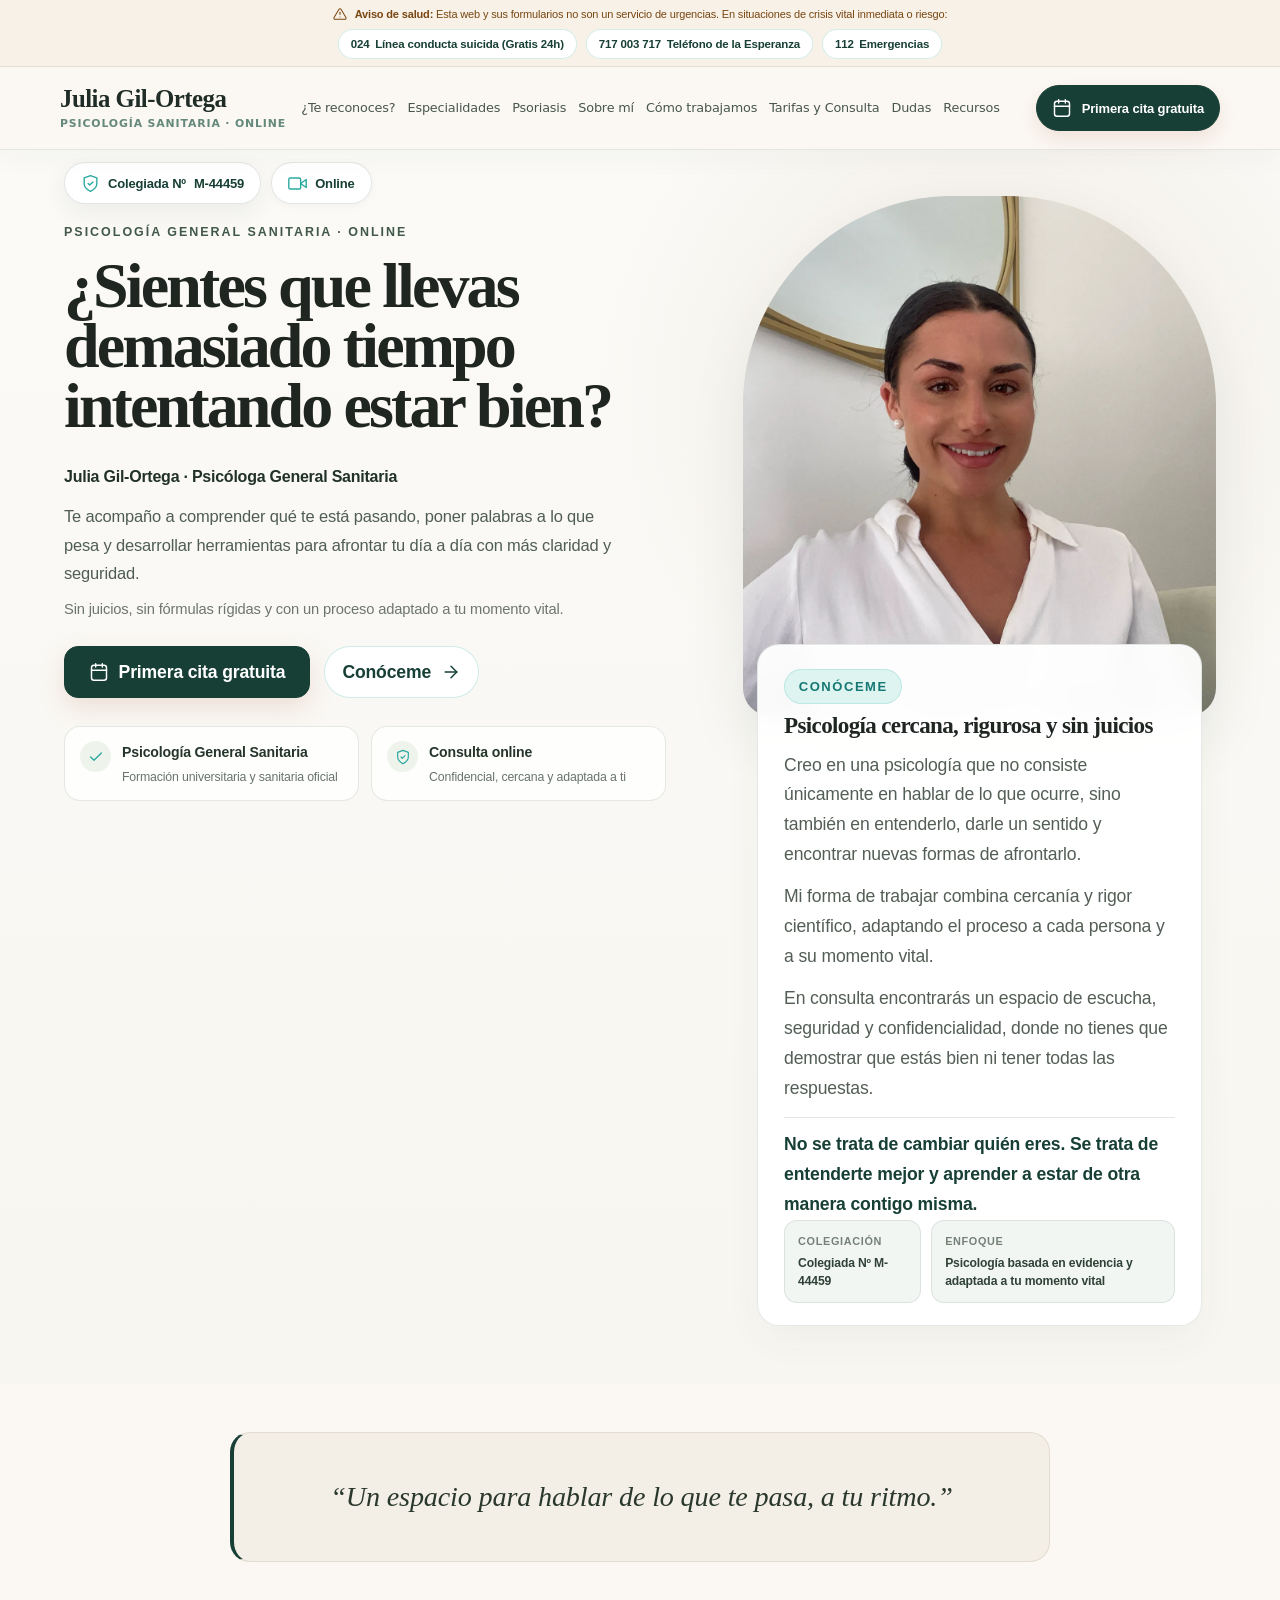
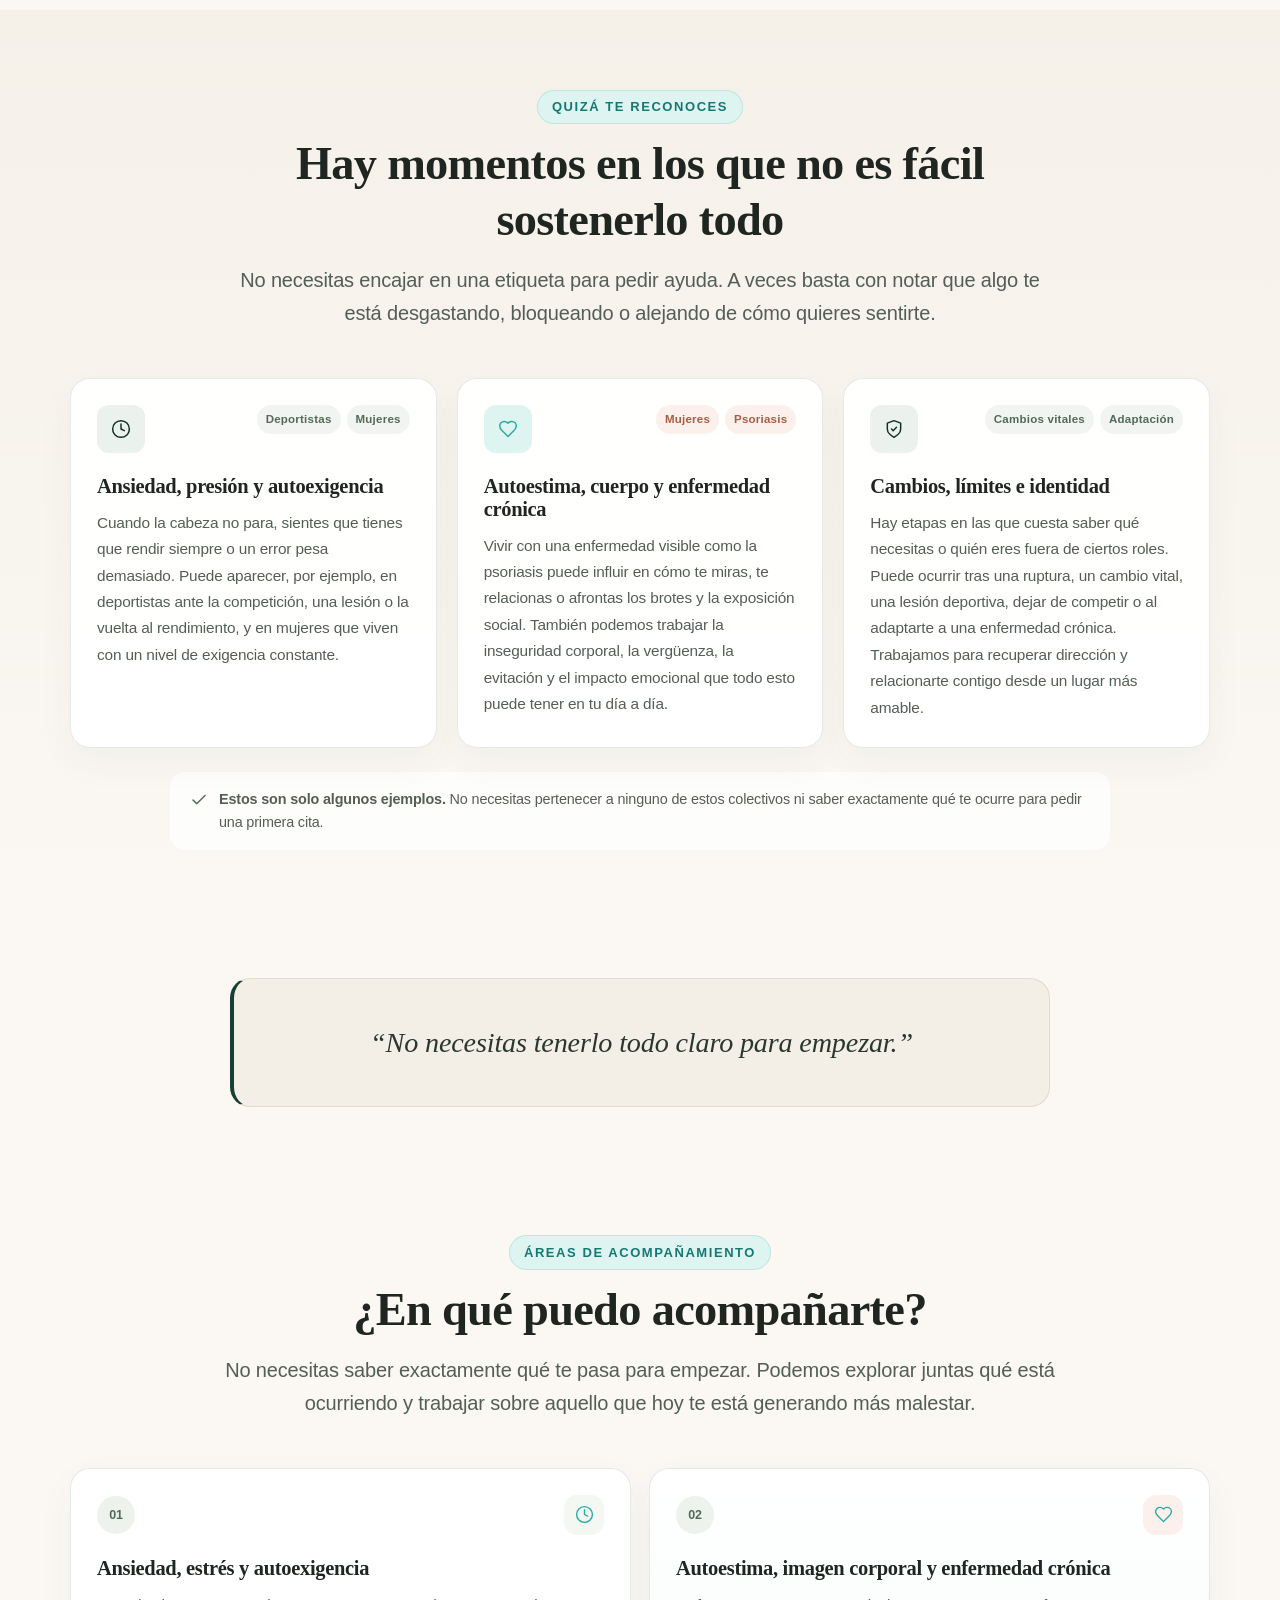
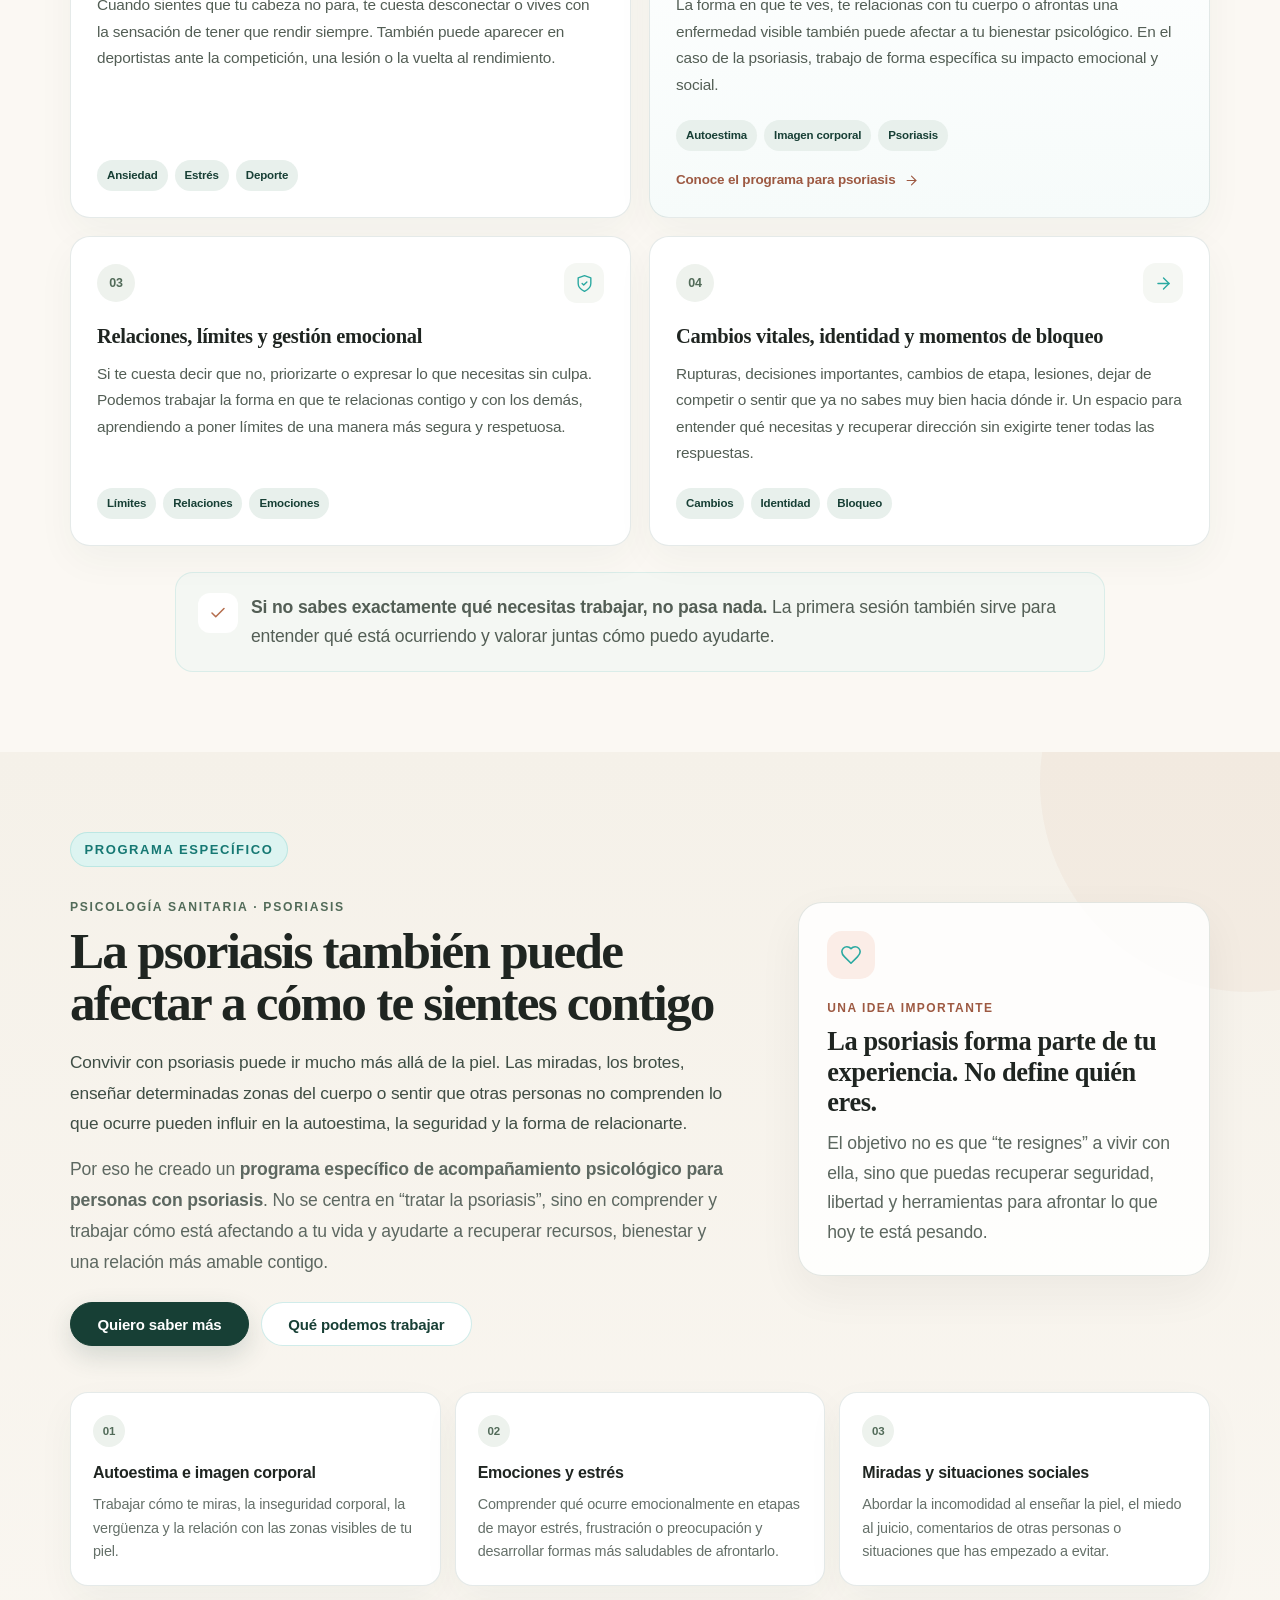
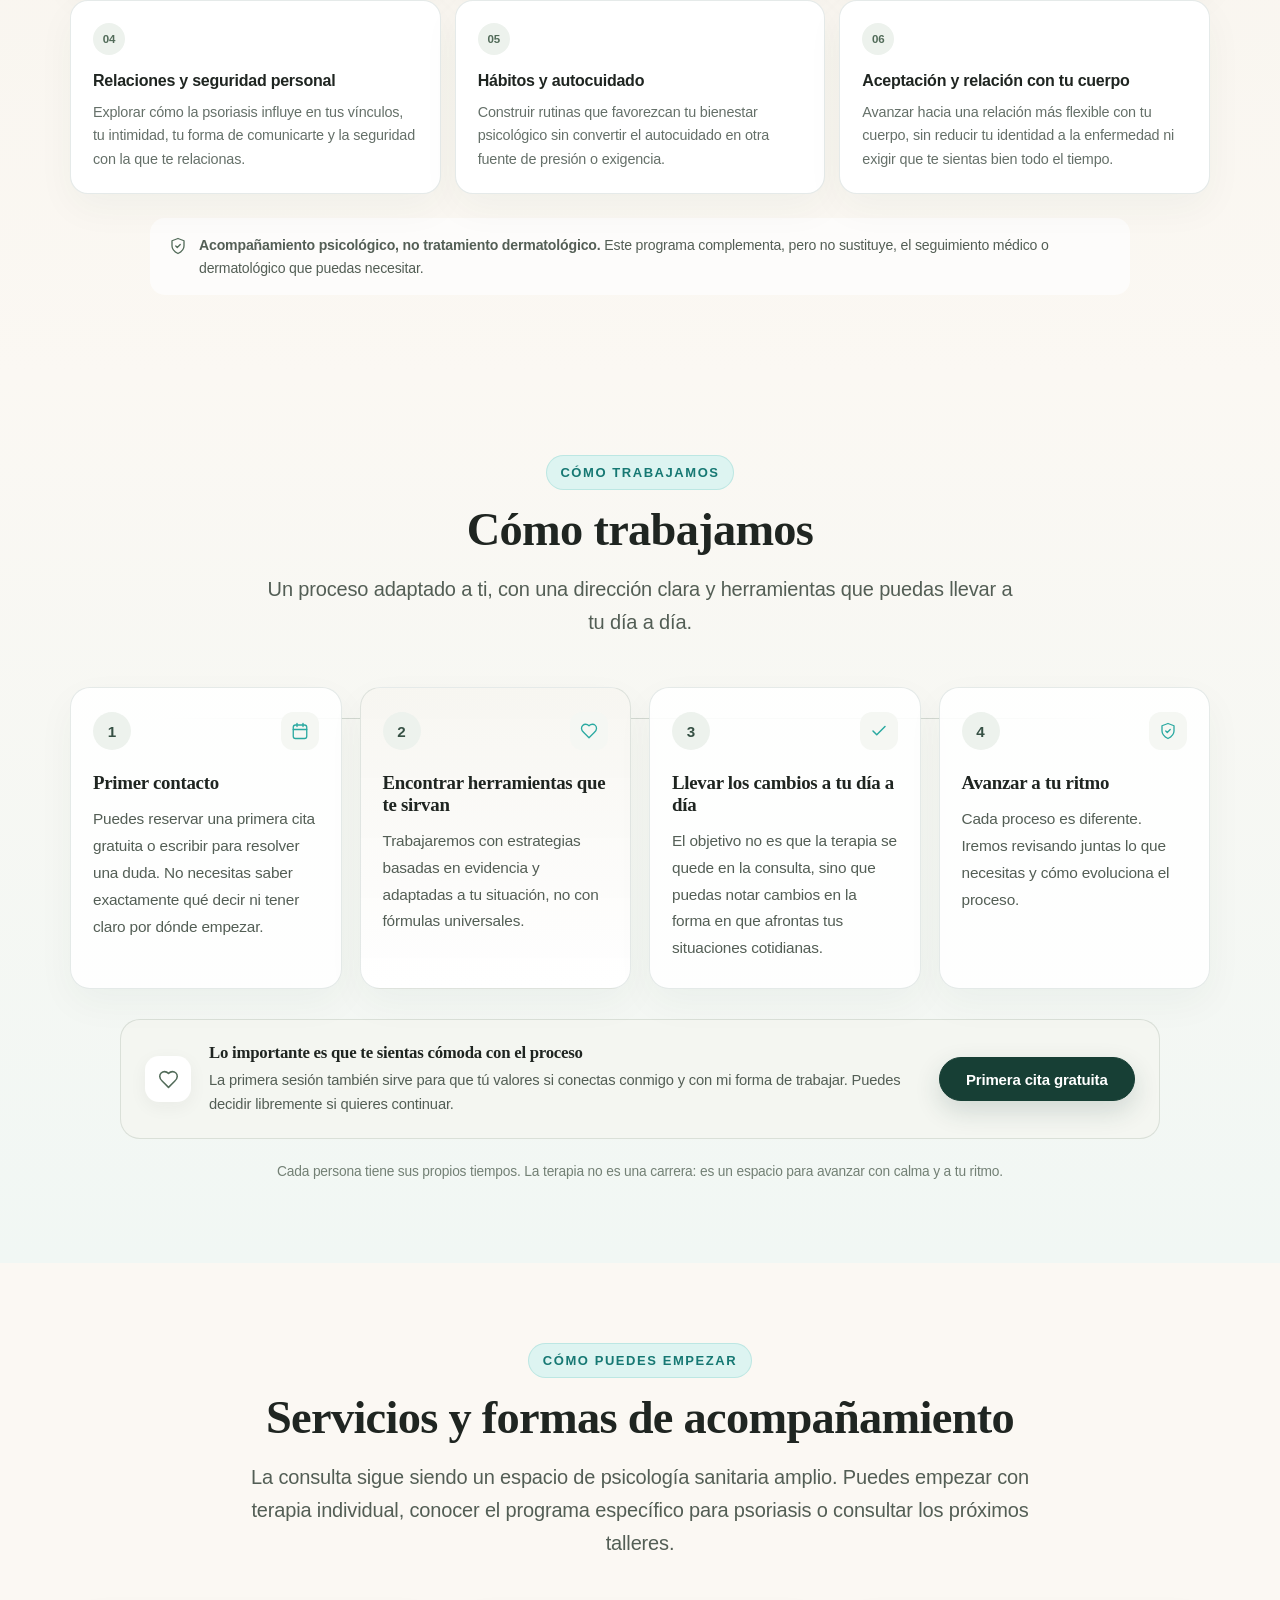
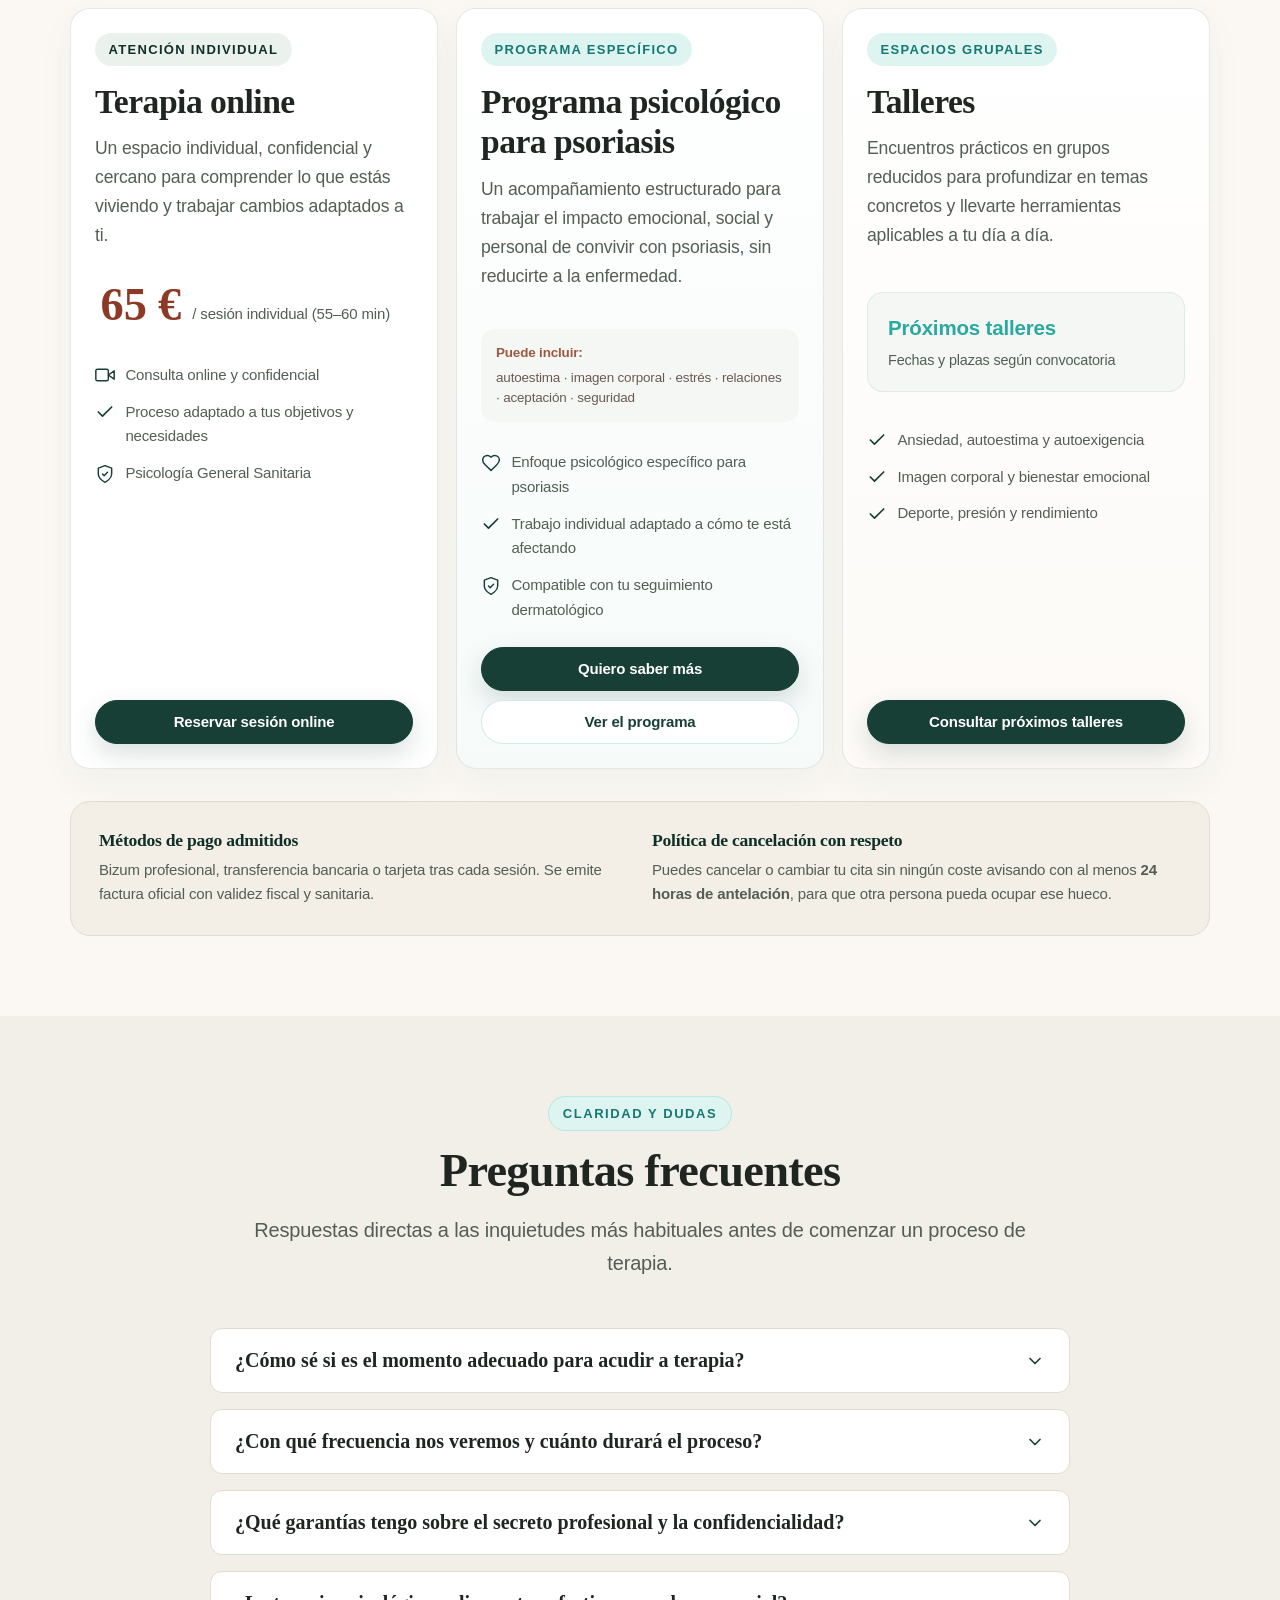
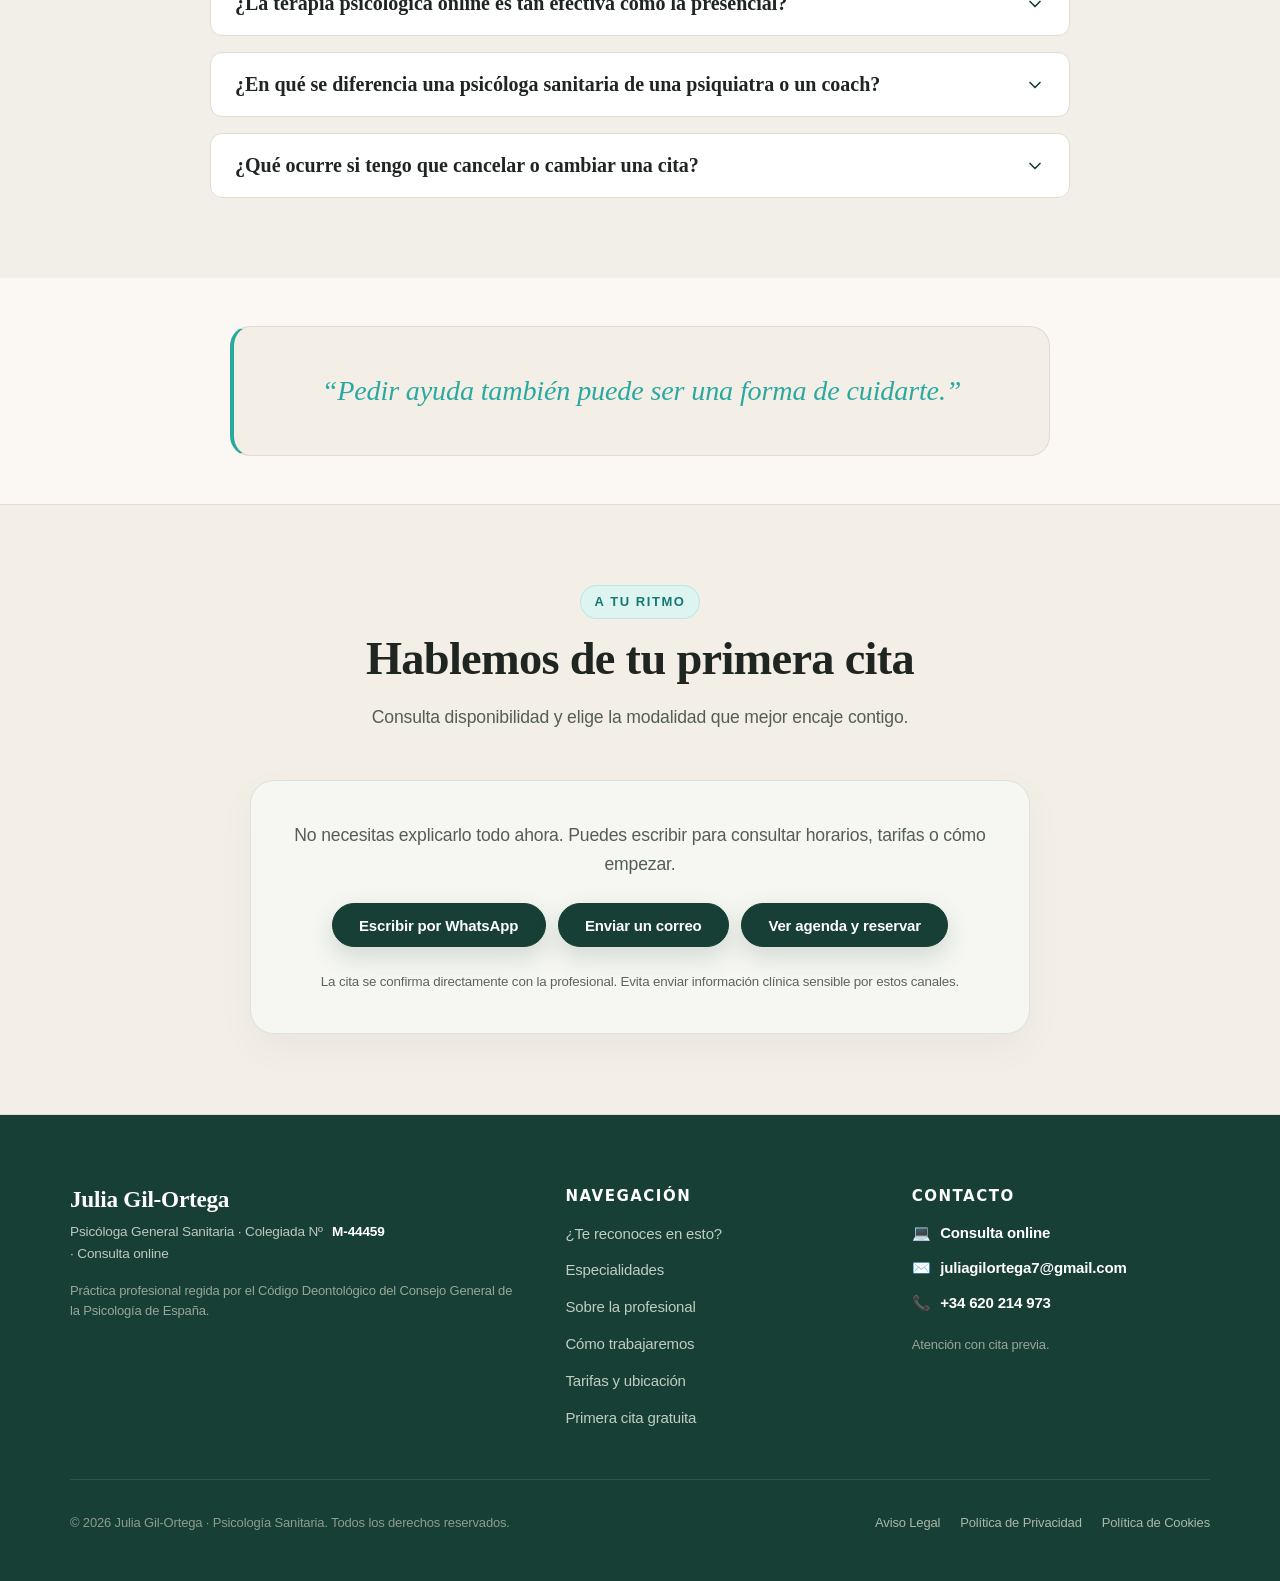
<file: index.html>
<!DOCTYPE html>

<html lang="es">
<head>
<meta charset="utf-8"/>
<meta content="width=device-width, initial-scale=1.0" name="viewport"/>
<meta http-equiv="Content-Security-Policy" content="default-src 'self'; script-src 'self'; style-src 'self' 'unsafe-inline' https://fonts.googleapis.com; font-src 'self' https://fonts.gstatic.com data:; img-src 'self' data:; media-src 'self'; connect-src 'self'; object-src 'none'; base-uri 'self'; form-action 'self'; frame-src 'none'; upgrade-insecure-requests">
<meta name="referrer" content="strict-origin-when-cross-origin">
<title>Julia Gil-Ortega | Psicóloga General Sanitaria Online</title>
<!-- SEO y autoría profesional -->
<meta name="description" content="Julia Gil-Ortega, psicóloga general sanitaria online. Acompañamiento en ansiedad, autoestima, estrés, relaciones, cambios vitales y psoriasis. Primera cita gratuita."/>
<meta name="author" content="Julia Gil-Ortega"/>
<meta name="robots" content="index,follow,max-image-preview:large,max-snippet:-1,max-video-preview:-1"/>
<link rel="canonical" href="https://xn--juliagilpsicologa-svb.es/"/>
<link rel="alternate" hreflang="es" href="https://xn--juliagilpsicologa-svb.es/"/>
<!-- Open Graph / Redes Sociales -->
<meta property="og:type" content="website"/>
<meta property="og:site_name" content="Julia Gil-Ortega · Psicología Sanitaria"/>
<meta property="og:title" content="Julia Gil-Ortega | Psicóloga General Sanitaria Online"/>
<meta property="og:description" content="Psicología sanitaria online para ansiedad, autoestima, estrés, relaciones, cambios vitales y el impacto psicológico de la psoriasis."/>
<meta property="og:url" content="https://xn--juliagilpsicologa-svb.es/"/>
<meta property="og:locale" content="es_ES"/>
<meta name="twitter:card" content="summary"/>
<meta name="twitter:title" content="Julia Gil-Ortega | Psicóloga General Sanitaria Online"/>
<meta name="twitter:description" content="Psicología sanitaria online con un enfoque cercano y basado en evidencia. Primera cita gratuita."/>
<!-- Tipografía Google Fonts Optimizada (Playfair Display & Plus Jakarta Sans) -->
<!-- Hojas de Estilos Modulares -->
<link href="css/main.css" rel="stylesheet"/>
<link href="css/components.css" rel="stylesheet"/>
<link href="css/booking.css" rel="stylesheet"/>
<!-- Datos Estructurados JSON-LD (Schema.org / MedicalBusiness / Psychologist) -->
<link href="css/refinements.css" rel="stylesheet"/>
<link href="https://fonts.googleapis.com/css2?family=Manrope:wght@400;500;600;700&family=Newsreader:opsz,wght@6..72,500;6..72,600;6..72,700&display=swap" rel="stylesheet"/>
</head>
<body data-page="index.html">
<!-- Accesibilidad: Salto al Contenido Principal para Lectores de Pantalla y Teclado -->
<a class="skip-to-content" href="#main-content"><span data-text="t3">Saltar al contenido principal</span></a>
<!-- Sprite de Iconos SVG Oculto -->
<div style="display: none;">
<!-- Inclusión referencial de sprite local -->
</div>
<!-- BARRA SUPERIOR: AVISO SANITARIO Y RECURSOS DE URGENCIA VITAL -->
<aside aria-label="Aviso de emergencias y recursos sanitarios gratuitos" class="emergency-topbar">
<div class="emergency-topbar-inner">
<div class="emergency-content">
<svg aria-hidden="true" class="icon" style="width: 14px; height: 14px;"><use href="assets/icons/icons.svg#icon-alert-triangle"></use></svg>
<span><strong><span data-text="t17">Aviso de salud:</span></strong><span data-text="t18"> Esta web y sus formularios no son un servicio de urgencias. En situaciones de crisis vital inmediata o riesgo:</span></span>
</div>
<div class="emergency-badges">
<a class="emergency-pill" data-link="l1" href="tel:024" title="Llamar gratis al 024 (Atención a la conducta suicida - 24 horas)">
<span><span data-text="t23">024</span></span><span data-text="t24"> Línea conducta suicida (Gratis 24h)
        </span></a>
<a class="emergency-pill" data-link="l2" href="tel:717003717" title="Llamar al Teléfono de la Esperanza">
<span><span data-text="t27">717 003 717</span></span><span data-text="t28"> Teléfono de la Esperanza
        </span></a>
<a class="emergency-pill" data-link="l3" href="tel:112" title="Llamar a Emergencias generales 112">
<span><span data-text="t31">112</span></span><span data-text="t32"> Emergencias
        </span></a>
</div>
</div>
</aside>
<!-- ENCABEZADO Y NAVEGACIÓN PRINCIPAL -->
<header class="site-header" role="banner">
<div class="container header-container">
<a aria-label="Ir al inicio - [NOMBRE] Psicóloga Sanitaria" class="site-brand" href="#inicio">
<span class="brand-name"><span data-text="t42">Julia Gil-Ortega</span></span>
<span class="brand-title"><span data-text="t44">Psicología Sanitaria · Online</span></span>
</a>
<!-- Menú de Navegación de Escritorio -->
<nav aria-label="Navegación principal" class="site-nav" id="mobile-nav-menu" role="navigation">
<a class="nav-link" href="#reconocerte"><span data-text="t50">¿Te reconoces?</span></a>
<a class="nav-link" href="#especialidades"><span data-text="t52">Especialidades</span></a>
<a class="nav-link nav-link-program" href="#psoriasis">Psoriasis</a>
<a class="nav-link" href="#sobre-mi"><span data-text="t54">Sobre mí</span></a>
<a class="nav-link" href="#proceso"><span data-text="t56">Cómo trabajamos</span></a>
<a class="nav-link" href="#tarifas"><span data-text="t58">Tarifas y Consulta</span></a>
<a class="nav-link" href="#preguntas-frecuentes"><span data-text="t60">Dudas</span></a>
<a class="nav-link" href="#recursos"><span data-text="t62">Recursos</span></a>
</nav>
<div class="header-actions">
<a class="btn btn-primary btn-sm" href="#reservar">
<svg aria-hidden="true" class="icon"><use href="assets/icons/icons.svg#icon-calendar"></use></svg>
<span><span data-text="t68">Primera cita gratuita</span></span>
</a>
<button aria-controls="mobile-nav-menu" aria-expanded="false" aria-label="Abrir menú de navegación" class="mobile-nav-toggle">
<span></span>
<span></span>
<span></span>
</button>
</div>
</div>
</header>
<main id="main-content">
<!-- SECCIÓN 1: HERO + PRESENTACIÓN PROFESIONAL UNIFICADA -->
<section aria-labelledby="hero-title" class="section hero-section hero-unified" id="inicio" itemscope itemtype="https://schema.org/Person">
<meta itemprop="name" content="Julia Gil-Ortega"/>
<meta itemprop="alternateName" content="Julia Gil Ortega"/>
<meta itemprop="jobTitle" content="Psicóloga General Sanitaria"/>
<link itemprop="url" href="https://xn--juliagilpsicologa-svb.es/"/>
<meta itemprop="telephone" content="+34 620 214 973"/>
<meta itemprop="email" content="juliagilortega7@gmail.com"/>
<div class="container hero-unified-container">
<div class="hero-unified-grid">
<div class="hero-content hero-unified-copy">
<div class="hero-badges-wrapper">
<span class="hero-badge hero-badge-strong">
<svg aria-hidden="true" class="icon"><use href="assets/icons/icons.svg#icon-shield"></use></svg>
<span data-text="t90">Colegiada Nº </span><span data-text="t91">M-44459</span>
</span>
<span class="hero-badge">
<svg aria-hidden="true" class="icon"><use href="assets/icons/icons.svg#icon-video"></use></svg>
<span data-text="t97">Online</span>
</span>
</div>

<p class="hero-kicker">PSICOLOGÍA GENERAL SANITARIA · ONLINE</p>

<h1 class="hero-title" id="hero-title">
<span data-text="t105">¿Sientes que llevas demasiado tiempo intentando estar bien?</span>
</h1>

<div class="hero-professional-intro">
<p class="hero-professional-name" itemprop="description"><span data-text="t108">Julia Gil-Ortega · Psicóloga General Sanitaria</span></p>
<p class="hero-professional-copy"><span data-text="t109">Te acompaño a comprender qué te está pasando, poner palabras a lo que pesa y desarrollar herramientas para afrontar tu día a día con más claridad y seguridad.</span></p>
<p class="hero-professional-note"><span data-text="t111">Sin juicios, sin fórmulas rígidas y con un proceso adaptado a tu momento vital.</span></p>
</div>

<div class="hero-ctas hero-unified-ctas">
<a class="btn btn-primary btn-lg" href="#reservar">
<svg aria-hidden="true" class="icon"><use href="assets/icons/icons.svg#icon-calendar"></use></svg>
<span data-text="t116">Primera cita gratuita</span>
</a>
<a class="btn btn-secondary btn-lg hero-link-clean" href="#sobre-mi">
<span data-text="t120">Conóceme</span>
<svg aria-hidden="true" class="icon"><use href="assets/icons/icons.svg#icon-arrow-right"></use></svg>
</a>
</div>

<div class="hero-trust-row" aria-label="Datos profesionales destacados">
<div class="hero-trust-item">
<div class="hero-trust-icon"><svg aria-hidden="true" class="icon"><use href="assets/icons/icons.svg#icon-check"></use></svg></div>
<div><strong>Psicología General Sanitaria</strong><span>Formación universitaria y sanitaria oficial</span></div>
</div>
<div class="hero-trust-item">
<div class="hero-trust-icon"><svg aria-hidden="true" class="icon"><use href="assets/icons/icons.svg#icon-shield"></use></svg></div>
<div><strong>Consulta online</strong><span>Confidencial, cercana y adaptada a ti</span></div>
</div>
</div>
</div>

<div class="hero-profile-column">
<figure class="hero-profile-photo">
<img alt="Julia Gil-Ortega, psicóloga sanitaria" class="hero-still" data-image="i0" decoding="async" fetchpriority="high" loading="eager" src="assets/images/consultation-hero.svg"/>
</figure>

<div class="hero-profile-card" id="sobre-mi">
<div class="hero-profile-heading">
<span class="section-tag"><span data-text="t401">Conóceme</span></span>
<h2><span data-text="t403">Psicología cercana, rigurosa y sin juicios</span></h2>
</div>

<div class="hero-profile-body">
<p><span data-text="t405">Creo en una psicología que no consiste únicamente en hablar de lo que ocurre, sino también en entenderlo, darle un sentido y encontrar nuevas formas de afrontarlo.</span></p>
<p><span data-text="t407">Mi forma de trabajar combina cercanía y rigor científico, adaptando el proceso a cada persona y a su momento vital.</span></p>
<p><span data-text="t409">En consulta encontrarás un espacio de escucha, seguridad y confidencialidad, donde no tienes que demostrar que estás bien ni tener todas las respuestas.</span></p>
<p class="profile-emphasis"><span data-text="t442">No se trata de cambiar quién eres. Se trata de entenderte mejor y aprender a estar de otra manera contigo misma.</span></p>
</div>

<div class="hero-profile-credentials">
<div class="profile-credential">
<span class="profile-credential-label">Colegiación</span>
<strong><span data-text="t90">Colegiada Nº </span><span data-text="t91">M-44459</span></strong>
</div>
<div class="profile-credential">
<span class="profile-credential-label">Enfoque</span>
<strong>Psicología basada en evidencia y adaptada a tu momento vital</strong>
</div>
</div>
</div>
</div>
</div>
</div>
</section>
<!-- FRASE INSPIRADORA 1 -->
<div class="quote-banner">
<div class="container">
<div class="quote-box">
<p><span data-text="t143">“Un espacio para hablar de lo que te pasa, a tu ritmo.”</span></p>
</div>
</div>
</div>
<!-- SECCIÓN 2: SITUACIONES EN LAS QUE PUEDES RECONOCERTE -->
<section aria-labelledby="reconocerte-title" class="section section-alt audience-section" id="reconocerte">
<div class="container">
<div class="section-header audience-header">
<span class="section-tag"><span data-text="t153">Quizá te reconoces</span></span>
<h2 id="reconocerte-title"><span data-text="t155">Hay momentos en los que no es fácil sostenerlo todo</span></h2>
<p class="section-subtitle"><span data-text="t157">No necesitas encajar en una etiqueta para pedir ayuda. A veces basta con notar que algo te está desgastando, bloqueando o alejando de cómo quieres sentirte.</span></p>
</div>

<div class="audience-grid">
<article class="audience-card">
<div class="audience-card-top">
<div class="card-icon-wrapper">
<svg aria-hidden="true" class="icon"><use href="assets/icons/icons.svg#icon-clock"></use></svg>
</div>
<div class="audience-tags" aria-label="Ejemplos de personas a las que puede afectar">
<span>Deportistas</span>
<span>Mujeres</span>
</div>
</div>
<h3><span data-text="t167">Ansiedad, presión y autoexigencia</span></h3>
<p><span data-text="t169">Cuando la cabeza no para, sientes que tienes que rendir siempre o un error pesa demasiado. Puede aparecer, por ejemplo, en deportistas ante la competición, una lesión o la vuelta al rendimiento, y en mujeres que viven con un nivel de exigencia constante.</span></p>
</article>

<article class="audience-card audience-card-accent">
<div class="audience-card-top">
<div class="card-icon-wrapper card-icon-terracotta">
<svg aria-hidden="true" class="icon"><use href="assets/icons/icons.svg#icon-heart-hand"></use></svg>
</div>
<div class="audience-tags" aria-label="Ejemplos de personas a las que puede afectar">
<span>Mujeres</span>
<span>Psoriasis</span>
</div>
</div>
<h3><span data-text="t178">Autoestima, cuerpo y enfermedad crónica</span></h3>
<p><span data-text="t180">Vivir con una enfermedad visible como la psoriasis puede influir en cómo te miras, te relacionas o afrontas los brotes y la exposición social. También podemos trabajar la inseguridad corporal, la vergüenza, la evitación y el impacto emocional que todo esto puede tener en tu día a día.</span></p>
</article>

<article class="audience-card">
<div class="audience-card-top">
<div class="card-icon-wrapper">
<svg aria-hidden="true" class="icon"><use href="assets/icons/icons.svg#icon-shield"></use></svg>
</div>
<div class="audience-tags" aria-label="Ejemplos de personas a las que puede afectar">
<span>Cambios vitales</span>
<span>Adaptación</span>
</div>
</div>
<h3><span data-text="t189">Cambios, límites e identidad</span></h3>
<p><span data-text="t191">Hay etapas en las que cuesta saber qué necesitas o quién eres fuera de ciertos roles. Puede ocurrir tras una ruptura, un cambio vital, una lesión deportiva, dejar de competir o al adaptarte a una enfermedad crónica. Trabajamos para recuperar dirección y relacionarte contigo desde un lugar más amable.</span></p>
</article>
</div>

<div class="audience-note">
<svg aria-hidden="true" class="icon"><use href="assets/icons/icons.svg#icon-check"></use></svg>
<p><strong>Estos son solo algunos ejemplos.</strong> No necesitas pertenecer a ninguno de estos colectivos ni saber exactamente qué te ocurre para pedir una primera cita.</p>
</div>
</div>
</section>

<!-- FRASE INSPIRADORA 2 -->
<div class="quote-banner">
<div class="container">
<div class="quote-box">
<p><span data-text="t222">“No necesitas tenerlo todo claro para empezar.”</span></p>
</div>
</div>
</div>
<!-- SECCIÓN 3: ESPECIALIDADES -->
<section aria-labelledby="especialidades-title" class="section specialties-professional" id="especialidades">
<div class="container">
<div class="section-header specialties-professional-header">
<span class="section-tag section-tag-terracotta"><span data-text="t232">Áreas de acompañamiento</span></span>
<h2 id="especialidades-title"><span data-text="t234">¿En qué puedo acompañarte?</span></h2>
<p class="section-subtitle"><span data-text="t236">No necesitas saber exactamente qué te pasa para empezar. Podemos explorar juntas qué está ocurriendo y trabajar sobre aquello que hoy te está generando más malestar.</span></p>
</div>

<div class="specialties-professional-grid">

<article class="specialty-pro-card">
<div class="specialty-pro-top">
<span class="specialty-pro-number">01</span>
<div class="specialty-pro-icon">
<svg aria-hidden="true" class="icon"><use href="assets/icons/icons.svg#icon-clock"></use></svg>
</div>
</div>
<h3><span data-text="t245">Ansiedad, estrés y autoexigencia</span></h3>
<p><span data-text="t247">Cuando sientes que tu cabeza no para, te cuesta desconectar o vives con la sensación de tener que rendir siempre. También puede aparecer en deportistas ante la competición, una lesión o la vuelta al rendimiento.</span></p>
<div class="specialty-pro-tags">
<span>Ansiedad</span><span>Estrés</span><span>Deporte</span>
</div>
</article>

<article class="specialty-pro-card specialty-pro-highlight">
<div class="specialty-pro-top">
<span class="specialty-pro-number">02</span>
<div class="specialty-pro-icon">
<svg aria-hidden="true" class="icon"><use href="assets/icons/icons.svg#icon-heart-hand"></use></svg>
</div>
</div>
<h3><span data-text="t277">Autoestima, imagen corporal y enfermedad crónica</span></h3>
<p><span data-text="t279">La forma en que te ves, te relacionas con tu cuerpo o afrontas una enfermedad visible también puede afectar a tu bienestar psicológico. En el caso de la psoriasis, trabajo de forma específica su impacto emocional y social.</span></p>
<div class="specialty-pro-tags">
<span>Autoestima</span><span>Imagen corporal</span><span>Psoriasis</span>
</div>
<a class="specialty-program-link" href="#psoriasis">Conoce el programa para psoriasis
<svg aria-hidden="true" class="icon"><use href="assets/icons/icons.svg#icon-arrow-right"></use></svg>
</a>
</article>

<article class="specialty-pro-card">
<div class="specialty-pro-top">
<span class="specialty-pro-number">03</span>
<div class="specialty-pro-icon">
<svg aria-hidden="true" class="icon"><use href="assets/icons/icons.svg#icon-shield"></use></svg>
</div>
</div>
<h3><span data-text="t309">Relaciones, límites y gestión emocional</span></h3>
<p><span data-text="t311">Si te cuesta decir que no, priorizarte o expresar lo que necesitas sin culpa. Podemos trabajar la forma en que te relacionas contigo y con los demás, aprendiendo a poner límites de una manera más segura y respetuosa.</span></p>
<div class="specialty-pro-tags">
<span>Límites</span><span>Relaciones</span><span>Emociones</span>
</div>
</article>

<article class="specialty-pro-card">
<div class="specialty-pro-top">
<span class="specialty-pro-number">04</span>
<div class="specialty-pro-icon">
<svg aria-hidden="true" class="icon"><use href="assets/icons/icons.svg#icon-arrow-right"></use></svg>
</div>
</div>
<h3><span data-text="t341">Cambios vitales, identidad y momentos de bloqueo</span></h3>
<p><span data-text="t343">Rupturas, decisiones importantes, cambios de etapa, lesiones, dejar de competir o sentir que ya no sabes muy bien hacia dónde ir. Un espacio para entender qué necesitas y recuperar dirección sin exigirte tener todas las respuestas.</span></p>
<div class="specialty-pro-tags">
<span>Cambios</span><span>Identidad</span><span>Bloqueo</span>
</div>
</article>

</div>

<div class="specialties-professional-note">
<div class="specialties-professional-note-icon">
<svg aria-hidden="true" class="icon"><use href="assets/icons/icons.svg#icon-check"></use></svg>
</div>
<p><strong><span data-text="t211">Si no sabes exactamente qué necesitas trabajar, no pasa nada.</span></strong> <span data-text="t212">La primera sesión también sirve para entender qué está ocurriendo y valorar juntas cómo puedo ayudarte.</span></p>
</div>
</div>
</section>


<!-- PROGRAMA ESPECÍFICO: PSORIASIS E IMPACTO PSICOLÓGICO -->
<section aria-labelledby="psoriasis-title" class="section psoriasis-section" id="psoriasis">
<div class="container">
<div class="psoriasis-shell">
<div class="psoriasis-intro">
<span class="section-tag psoriasis-tag">Programa específico</span>
<p class="psoriasis-overline">Psicología sanitaria · psoriasis</p>
<h2 id="psoriasis-title">La psoriasis también puede afectar a cómo te sientes contigo</h2>
<p class="psoriasis-lead">Convivir con psoriasis puede ir mucho más allá de la piel. Las miradas, los brotes, enseñar determinadas zonas del cuerpo o sentir que otras personas no comprenden lo que ocurre pueden influir en la autoestima, la seguridad y la forma de relacionarte.</p>
<p>Por eso he creado un <strong>programa específico de acompañamiento psicológico para personas con psoriasis</strong>. No se centra en “tratar la psoriasis”, sino en comprender y trabajar cómo está afectando a tu vida y ayudarte a recuperar recursos, bienestar y una relación más amable contigo.</p>
<div class="psoriasis-actions">
<a class="btn btn-primary" href="#reservar">Quiero saber más</a>
<a class="btn btn-secondary psoriasis-soft-link" href="#psoriasis-areas">Qué podemos trabajar</a>
</div>
</div>

<aside class="psoriasis-principle">
<div class="psoriasis-principle-icon">
<svg aria-hidden="true" class="icon"><use href="assets/icons/icons.svg#icon-heart-hand"></use></svg>
</div>
<p class="psoriasis-principle-kicker">Una idea importante</p>
<h3>La psoriasis forma parte de tu experiencia. No define quién eres.</h3>
<p>El objetivo no es que “te resignes” a vivir con ella, sino que puedas recuperar seguridad, libertad y herramientas para afrontar lo que hoy te está pesando.</p>
</aside>
</div>

<div class="psoriasis-areas" id="psoriasis-areas">
<article class="psoriasis-area-card">
<span>01</span>
<h3>Autoestima e imagen corporal</h3>
<p>Trabajar cómo te miras, la inseguridad corporal, la vergüenza y la relación con las zonas visibles de tu piel.</p>
</article>
<article class="psoriasis-area-card">
<span>02</span>
<h3>Emociones y estrés</h3>
<p>Comprender qué ocurre emocionalmente en etapas de mayor estrés, frustración o preocupación y desarrollar formas más saludables de afrontarlo.</p>
</article>
<article class="psoriasis-area-card">
<span>03</span>
<h3>Miradas y situaciones sociales</h3>
<p>Abordar la incomodidad al enseñar la piel, el miedo al juicio, comentarios de otras personas o situaciones que has empezado a evitar.</p>
</article>
<article class="psoriasis-area-card">
<span>04</span>
<h3>Relaciones y seguridad personal</h3>
<p>Explorar cómo la psoriasis influye en tus vínculos, tu intimidad, tu forma de comunicarte y la seguridad con la que te relacionas.</p>
</article>
<article class="psoriasis-area-card">
<span>05</span>
<h3>Hábitos y autocuidado</h3>
<p>Construir rutinas que favorezcan tu bienestar psicológico sin convertir el autocuidado en otra fuente de presión o exigencia.</p>
</article>
<article class="psoriasis-area-card">
<span>06</span>
<h3>Aceptación y relación con tu cuerpo</h3>
<p>Avanzar hacia una relación más flexible con tu cuerpo, sin reducir tu identidad a la enfermedad ni exigir que te sientas bien todo el tiempo.</p>
</article>
</div>

<div class="psoriasis-evidence-note">
<svg aria-hidden="true" class="icon"><use href="assets/icons/icons.svg#icon-shield"></use></svg>
<p><strong>Acompañamiento psicológico, no tratamiento dermatológico.</strong> Este programa complementa, pero no sustituye, el seguimiento médico o dermatológico que puedas necesitar.</p>
</div>
</div>
</section>

<!-- SECCIÓN 5: PROCESO TERAPÉUTICO + PRIMERA SESIÓN FUSIONADOS -->
<section aria-labelledby="proceso-title" class="section journey-section" id="proceso">
<div class="container">
<div class="section-header journey-header">
<span class="section-tag"><span data-text="t468">Cómo trabajamos</span></span>
<h2 id="proceso-title"><span data-text="t470">Cómo trabajamos</span></h2>
<p class="section-subtitle"><span data-text="t472">Un proceso adaptado a ti, con una dirección clara y herramientas que puedas llevar a tu día a día.</span></p>
</div>

<div class="journey-grid">
<article class="journey-card">
<div class="journey-card-top">
<span class="journey-number"><span data-text="t479">1</span></span>
<div class="journey-icon" aria-hidden="true">
<svg class="icon"><use href="assets/icons/icons.svg#icon-calendar"></use></svg>
</div>
</div>
<h3><span data-text="t481">Primer contacto</span></h3>
<p><span data-text="t483">Puedes reservar una primera cita gratuita o escribir para resolver una duda. No necesitas saber exactamente qué decir ni tener claro por dónde empezar.</span></p>
</article>

<article class="journey-card journey-card-featured">
<div class="journey-card-top">
<span class="journey-number"><span data-text="t491">2</span></span>
<div class="journey-icon" aria-hidden="true">
<svg class="icon"><use href="assets/icons/icons.svg#icon-heart-hand"></use></svg>
</div>
</div>
<h3><span data-text="t493">Encontrar herramientas que te sirvan</span></h3>
<p><span data-text="t495">Trabajaremos con estrategias basadas en evidencia y adaptadas a tu situación, no con fórmulas universales.</span></p>
</article>

<article class="journey-card">
<div class="journey-card-top">
<span class="journey-number"><span data-text="t501">3</span></span>
<div class="journey-icon" aria-hidden="true">
<svg class="icon"><use href="assets/icons/icons.svg#icon-check"></use></svg>
</div>
</div>
<h3><span data-text="t503">Llevar los cambios a tu día a día</span></h3>
<p><span data-text="t505">El objetivo no es que la terapia se quede en la consulta, sino que puedas notar cambios en la forma en que afrontas tus situaciones cotidianas.</span></p>
</article>

<article class="journey-card">
<div class="journey-card-top">
<span class="journey-number"><span data-text="t511">4</span></span>
<div class="journey-icon" aria-hidden="true">
<svg class="icon"><use href="assets/icons/icons.svg#icon-shield"></use></svg>
</div>
</div>
<h3><span data-text="t513">Avanzar a tu ritmo</span></h3>
<p><span data-text="t515">Cada proceso es diferente. Iremos revisando juntas lo que necesitas y cómo evoluciona el proceso.</span></p>
</article>
</div>

<div class="journey-trust">
<div class="journey-trust-icon" aria-hidden="true">
<svg class="icon"><use href="assets/icons/icons.svg#icon-heart-hand"></use></svg>
</div>
<div class="journey-trust-copy">
<h3><span data-text="t568">Lo importante es que te sientas cómoda con el proceso</span></h3>
<p><span data-text="t570">La primera sesión también sirve para que tú valores si conectas conmigo y con mi forma de trabajar.</span> <span data-text="t572">Puedes decidir libremente si quieres continuar.</span></p>
</div>
<a class="btn btn-primary journey-cta" href="#reservar"><span data-text="t116">Reservar una primera cita</span></a>
</div>

<p class="journey-note"><span data-text="t520">Cada persona tiene sus propios tiempos. La terapia no es una carrera: es un espacio para avanzar con calma y a tu ritmo.</span></p>
</div>
</section>

<!-- SECCIÓN 7: SERVICIOS -->
<section aria-labelledby="tarifas-title" class="section services-section" id="tarifas">
<div class="container">
<div class="section-header services-header">
<span class="section-tag"><span data-text="t583">Cómo puedes empezar</span></span>
<h2 id="tarifas-title"><span data-text="t585">Servicios y formas de acompañamiento</span></h2>
<p class="section-subtitle"><span data-text="t587">La consulta sigue siendo un espacio de psicología sanitaria amplio. Puedes empezar con terapia individual, conocer el programa específico para psoriasis o consultar los próximos talleres.</span></p>
</div>

<div class="services-three-grid">
<article class="pricing-card service-card">
<span class="pricing-badge"><span data-text="t594">Atención individual</span></span>
<h3><span data-text="t596">Terapia online</span></h3>
<p><span data-text="t598">Un espacio individual, confidencial y cercano para comprender lo que estás viviendo y trabajar cambios adaptados a ti.</span></p>
<div class="pricing-price">
<span class="price-amount"><span class="editable-hint"><span data-text="t601">65 €</span></span></span>
<span class="price-unit"><span data-text="t603">/ sesión individual (55–60 min)</span></span>
</div>
<ul class="pricing-features compact-features">
<li><svg aria-hidden="true" class="icon"><use href="assets/icons/icons.svg#icon-video"></use></svg><span>Consulta online y confidencial</span></li>
<li><svg aria-hidden="true" class="icon"><use href="assets/icons/icons.svg#icon-check"></use></svg><span>Proceso adaptado a tus objetivos y necesidades</span></li>
<li><svg aria-hidden="true" class="icon"><use href="assets/icons/icons.svg#icon-shield"></use></svg><span>Psicología General Sanitaria</span></li>
</ul>
<a class="btn btn-primary" href="#reservar" style="margin-top:auto;"><span data-text="t630">Reservar sesión online</span></a>
</article>

<article class="pricing-card service-card psoriasis-service-card">
<span class="pricing-badge psoriasis-service-badge">Programa específico</span>
<h3>Programa psicológico para psoriasis</h3>
<p>Un acompañamiento estructurado para trabajar el impacto emocional, social y personal de convivir con psoriasis, sin reducirte a la enfermedad.</p>
<div class="psoriasis-service-focus">
<strong>Puede incluir:</strong>
<span>autoestima · imagen corporal · estrés · relaciones · aceptación · seguridad</span>
</div>
<ul class="pricing-features compact-features">
<li><svg aria-hidden="true" class="icon"><use href="assets/icons/icons.svg#icon-heart-hand"></use></svg><span>Enfoque psicológico específico para psoriasis</span></li>
<li><svg aria-hidden="true" class="icon"><use href="assets/icons/icons.svg#icon-check"></use></svg><span>Trabajo individual adaptado a cómo te está afectando</span></li>
<li><svg aria-hidden="true" class="icon"><use href="assets/icons/icons.svg#icon-shield"></use></svg><span>Compatible con tu seguimiento dermatológico</span></li>
</ul>
<div class="service-double-action">
<a class="btn btn-primary" href="#reservar">Quiero saber más</a>
<a class="btn btn-secondary" href="#psoriasis">Ver el programa</a>
</div>
</article>

<article class="pricing-card service-card workshop-card">
<span class="pricing-badge workshop-badge"><span data-text="t636">Espacios grupales</span></span>
<h3><span data-text="t638">Talleres</span></h3>
<p><span data-text="t640">Encuentros prácticos en grupos reducidos para profundizar en temas concretos y llevarte herramientas aplicables a tu día a día.</span></p>
<div class="workshop-status">
<span class="workshop-status-label"><span data-text="t645">Próximos talleres</span></span>
<span class="workshop-status-text"><span data-text="t647">Fechas y plazas según convocatoria</span></span>
</div>
<ul class="pricing-features compact-features">
<li><svg aria-hidden="true" class="icon"><use href="assets/icons/icons.svg#icon-check"></use></svg><span>Ansiedad, autoestima y autoexigencia</span></li>
<li><svg aria-hidden="true" class="icon"><use href="assets/icons/icons.svg#icon-check"></use></svg><span>Imagen corporal y bienestar emocional</span></li>
<li><svg aria-hidden="true" class="icon"><use href="assets/icons/icons.svg#icon-check"></use></svg><span>Deporte, presión y rendimiento</span></li>
</ul>
<a class="btn btn-primary" href="#reservar" style="margin-top:auto;"><span data-text="t681">Consultar próximos talleres</span></a>
</article>
</div>

<!-- Condiciones de Pago y Cancelación Transparentes -->
<div style="background-color: var(--color-bg-sand-light); border: 1px solid var(--color-border); border-radius: var(--radius-lg); padding: 1.75rem; margin-top: var(--space-xl); display: grid; grid-template-columns: repeat(auto-fit, minmax(280px, 1fr)); gap: 1.5rem;">
<div>
<h4 style="font-size: var(--text-base); margin-bottom: 0.4rem; color: var(--color-sage-dark);"><span data-text="t689">Métodos de pago admitidos</span></h4>
<p style="font-size: var(--text-sm); margin-bottom: 0; color: var(--color-text-muted);"><span data-text="t691">
              Bizum profesional, transferencia bancaria o tarjeta tras cada sesión. Se emite factura oficial con validez fiscal y sanitaria.
            </span></p>
</div>
<div>
<h4 style="font-size: var(--text-base); margin-bottom: 0.4rem; color: var(--color-sage-dark);"><span data-text="t695">Política de cancelación con respeto</span></h4>
<p style="font-size: var(--text-sm); margin-bottom: 0; color: var(--color-text-muted);"><span data-text="t697">
              Puedes cancelar o cambiar tu cita sin ningún coste avisando con al menos </span><strong><span data-text="t698">24 horas de antelación</span></strong><span data-text="t699">, para que otra persona pueda ocupar ese hueco.
            </span></p>
</div>
</div>
</div>
</section>
<!-- SECCIÓN 8: PREGUNTAS FRECUENTES (FAQ INTERACTIVO) -->
<section aria-labelledby="faq-title" class="section section-alt" id="preguntas-frecuentes">
<div class="container">
<div class="section-header">
<span class="section-tag"><span data-text="t710">Claridad y Dudas</span></span>
<h2 id="faq-title"><span data-text="t712">Preguntas frecuentes</span></h2>
<p class="section-subtitle"><span data-text="t714">Respuestas directas a las inquietudes más habituales antes de comenzar un proceso de terapia.</span></p>
</div>
<div class="faq-list">
<div class="faq-item">
<button aria-expanded="false" class="faq-question">
<span><span data-text="t720">¿Cómo sé si es el momento adecuado para acudir a terapia?</span></span>
<svg aria-hidden="true" class="faq-toggle-icon"><use href="assets/icons/icons.svg#icon-chevron-down"></use></svg>
</button>
<div class="faq-answer">
<p><span data-text="t725">No es necesario estar en una situación límite ni experimentar una crisis devastadora para consultar. Si sientes que la preocupación te desgasta, que te cuesta gestionar tus emociones, que tus relaciones te generan sufrimiento o simplemente deseas entenderte mejor, la terapia puede ser un recurso valioso para ti.</span></p>
</div>
</div>
<div class="faq-item">
<button aria-expanded="false" class="faq-question">
<span><span data-text="t731">¿Con qué frecuencia nos veremos y cuánto durará el proceso?</span></span>
<svg aria-hidden="true" class="faq-toggle-icon"><use href="assets/icons/icons.svg#icon-chevron-down"></use></svg>
</button>
<div class="faq-answer">
<p><span data-text="t736">Al inicio suele recomendarse una frecuencia semanal o quincenal para crear un espacio de trabajo sólido. Conforme vayas notando avances y sintiéndote con más recursos, espaciaremos las sesiones a tres semanas o mensuales. La duración total depende de tus objetivos personales y necesidades; revisaremos el proceso periódicamente juntos.</span></p>
</div>
</div>
<div class="faq-item">
<button aria-expanded="false" class="faq-question">
<span><span data-text="t742">¿Qué garantías tengo sobre el secreto profesional y la confidencialidad?</span></span>
<svg aria-hidden="true" class="faq-toggle-icon"><use href="assets/icons/icons.svg#icon-chevron-down"></use></svg>
</button>
<div class="faq-answer">
<p><span data-text="t747">Todo lo que hables en consulta está estrictamente protegido por el </span><strong><span data-text="t748">secreto profesional</span></strong><span data-text="t749"> y el Código Deontológico de la Psicología. Tus datos se tratan conforme al RGPD y la Ley de Autonomía del Paciente. Los únicos límites que contempla la ley son situaciones de riesgo inminente grave para la propia vida del paciente o de terceras personas, o por mandato judicial legal expreso.</span></p>
</div>
</div>
<div class="faq-item">
<button aria-expanded="false" class="faq-question">
<span><span data-text="t755">¿La terapia psicológica online es tan efectiva como la presencial?</span></span>
<svg aria-hidden="true" class="faq-toggle-icon"><use href="assets/icons/icons.svg#icon-chevron-down"></use></svg>
</button>
<div class="faq-answer">
<p><span data-text="t760">Sí. Numerosos estudios científicos confirman que la psicoterapia online ofrece la misma eficacia clínica y vinculación terapéutica que la presencial para problemáticas como ansiedad, autoestima, duelo o dificultades relacionales, con la ventaja añadida de evitar desplazamientos.</span></p>
</div>
</div>
<div class="faq-item">
<button aria-expanded="false" class="faq-question">
<span><span data-text="t766">¿En qué se diferencia una psicóloga sanitaria de una psiquiatra o un coach?</span></span>
<svg aria-hidden="true" class="faq-toggle-icon"><use href="assets/icons/icons.svg#icon-chevron-down"></use></svg>
</button>
<div class="faq-answer">
<p><span data-text="t771">La </span><strong><span data-text="t772">psicóloga sanitaria</span></strong><span data-text="t773"> cuenta con titulación universitaria oficial de grado y máster sanitario, colegiación regulada y trabaja sobre los procesos emocionales, cognitivos y conductuales a través de la psicoterapia. La </span><strong><span data-text="t774">psiquiatra</span></strong><span data-text="t775"> es médico especialista y puede prescribir psicofármacos cuando es necesario (a menudo colaboramos coordinadamente). El </span><em><span data-text="t776">coaching</span></em><span data-text="t777"> no es una profesión sanitaria ni está habilitado para tratar problemas de salud mental o sufrimiento psicológico.</span></p>
</div>
</div>
<div class="faq-item">
<button aria-expanded="false" class="faq-question">
<span><span data-text="t783">¿Qué ocurre si tengo que cancelar o cambiar una cita?</span></span>
<svg aria-hidden="true" class="faq-toggle-icon"><use href="assets/icons/icons.svg#icon-chevron-down"></use></svg>
</button>
<div class="faq-answer">
<p><span data-text="t788">Entiendo que surgen imprevistos. Puedes modificar o cancelar tu cita sin coste avisando con al menos 24 horas de margen. Las cancelaciones con menor antelación o no comparecencias conllevan el abono de la sesión, ya que ese espacio temporal queda reservado en exclusiva para ti y no puede ofrecerse a otra persona.</span></p>
</div>
</div>
</div>
</div>
</section>
<!-- SECCIÓN 9: RECURSOS Y DIVULGACIÓN ÉTICA -->
<section aria-labelledby="recursos-title" class="section" id="recursos"><div class="container"><div class="section-header"><span class="section-tag"><span data-text="t797">Para leer con calma</span></span><h2 id="recursos-title"><span data-text="t798">Notas y recursos</span></h2><p><span data-text="t799">Artículos y reflexiones de la consulta.</span></p></div><div class="article-grid" id="articleList"></div></div></section>
<!-- FRASE INSPIRADORA 4 -->
<div class="quote-banner">
<div class="container">
<div class="quote-box" style="border-left-color: var(--color-terracotta);">
<p style="color: var(--color-terracotta);"><span data-text="t806">“Pedir ayuda también puede ser una forma de cuidarte.”</span></p>
</div>
</div>
</div>
<!-- SECCIÓN 10: MOTOR INTERACTIVO DE RESERVA DE CITAS -->
<section aria-labelledby="reservar-title" class="section booking-section" id="reservar"><div class="container"><div class="section-header"><span class="section-tag"><span data-text="t813">A tu ritmo</span></span><h2 id="reservar-title"><span data-text="t814">Hablemos de tu primera cita</span></h2><p><span data-text="t815">Consulta disponibilidad y elige la modalidad que mejor encaje contigo.</span></p></div><div class="contact-card"><p><span data-text="t816">No necesitas explicarlo todo ahora. Puedes escribir para consultar horarios, tarifas o cómo empezar.</span></p><div class="contact-channels" id="contactChannels"></div><p id="contactNotice"><span data-text="t817">Los datos de contacto estarán disponibles próximamente.</span></p><small><span data-text="t818">La cita se confirma directamente con la profesional. Evita enviar información clínica sensible por estos canales.</span></small></div></div></section>
</main>
<!-- PIE DE PÁGINA (FOOTER) -->
<footer class="site-footer" role="contentinfo">
<div class="container">
<div class="footer-grid">
<div class="footer-brand">
<span class="brand-name" style="color: #FFFFFF; font-size: 1.45rem;"><span data-text="t827">Julia Gil-Ortega</span></span>
<p style="font-size: 0.85rem; color: #BDC8BE; margin-top: 0.35rem;"><span data-text="t829">Psicóloga General Sanitaria · Colegiada Nº </span><span class="editable-hint" style="color:#FFF;"><span data-text="t830">M-44459</span></span><br/><span data-text="t831"></span><span data-text="t833"> · Consulta online</span></p>
<p style="font-size: var(--text-xs); color: #97A699; line-height: 1.5;"><span data-text="t835">
            Práctica profesional regida por el Código Deontológico del Consejo General de la Psicología de España.
          </span></p>
</div>
<div class="footer-col">
<h4><span data-text="t839">Navegación</span></h4>
<ul class="footer-links">
<li><a href="#reconocerte"><span data-text="t842">¿Te reconoces en esto?</span></a></li>
<li><a href="#especialidades"><span data-text="t844">Especialidades</span></a></li>
<li><a href="#sobre-mi"><span data-text="t846">Sobre la profesional</span></a></li>
<li><a href="#proceso"><span data-text="t848">Cómo trabajaremos</span></a></li>
<li><a href="#tarifas"><span data-text="t850">Tarifas y ubicación</span></a></li>
<li><a href="#reservar"><span data-text="t852">Primera cita gratuita</span></a></li>
</ul>
</div>
<div class="footer-col">
<h4><span data-text="t857">Contacto</span></h4>
<ul class="footer-links" style="font-size: var(--text-sm);">
<li><span data-text="t860">💻 </span><span class="editable-hint" style="color:#FFF;"><span data-text="t861">Consulta online</span></span></li>
<li><span data-text="t863">✉️ </span><span class="editable-hint" style="color:#FFF;"><span data-text="t864">juliagilortega7@gmail.com</span></span></li>
<li><span data-text="t866">📞 </span><span class="editable-hint" style="color:#FFF;"><span data-text="t867">+34 620 214 973</span></span></li>
<li style="margin-top: 0.5rem; font-size: var(--text-xs); color: #97A699;"><span data-text="t869">Atención con cita previa.</span></li>
</ul>
</div>
</div>
<div class="footer-bottom">
<div><span data-text="t875">© 2026 Julia Gil-Ortega · Psicología Sanitaria. Todos los derechos reservados.</span></div>
<div class="footer-legal-links">
<a data-link="l28" href="legal/aviso-legal.html"><span data-text="t878">Aviso Legal</span></a>
<a data-link="l29" href="legal/privacidad.html"><span data-text="t880">Política de Privacidad</span></a>
<a data-link="l30" href="legal/cookies.html"><span data-text="t882">Política de Cookies</span></a>
</div>
</div>
</div>
</footer>
<!-- BARRA FLOTANTE MÓVIL DISCRETA (BOTTOM PILL BAR) -->
<aside aria-label="Acciones rápidas para móvil" class="mobile-sticky-bar">
<a class="btn btn-primary btn-sm" href="#reservar">
<svg aria-hidden="true" class="icon"><use href="assets/icons/icons.svg#icon-calendar"></use></svg>
<span><span data-text="t893">Primera cita gratuita</span></span>
</a>
<a aria-label="Consultar dudas por WhatsApp (Gestión de cita únicamente)" class="btn btn-white btn-sm" data-link="l32" href="https://wa.me/34XXXXXXXXX?text=Hola%20[NOMBRE],%20tengo%20una%20duda%20sobre%20las%20citas">
<svg aria-hidden="true" class="icon" style="color: #25D366;"><use href="assets/icons/icons.svg#icon-whatsapp"></use></svg>
<span><span data-text="t898">WhatsApp</span></span>
</a>
</aside>
<!-- BANNER DE CONSENTIMIENTO DE COOKIES ÉTICO (RGPD) -->
<!-- MODAL DE CONFIGURACIÓN GRANULAR DE COOKIES -->
<!-- MODAL DE VÍDEO DE PRESENTACIÓN DE LA PSICÓLOGA CON SUBTÍTULOS Y ACCESIBILIDAD -->
<!-- Scripts Modulares -->
<script src="js/app.js"></script>
<script defer="" src="content.js"></script><script defer="" src="js/content-runtime.js"></script></body>
</html>
</file>
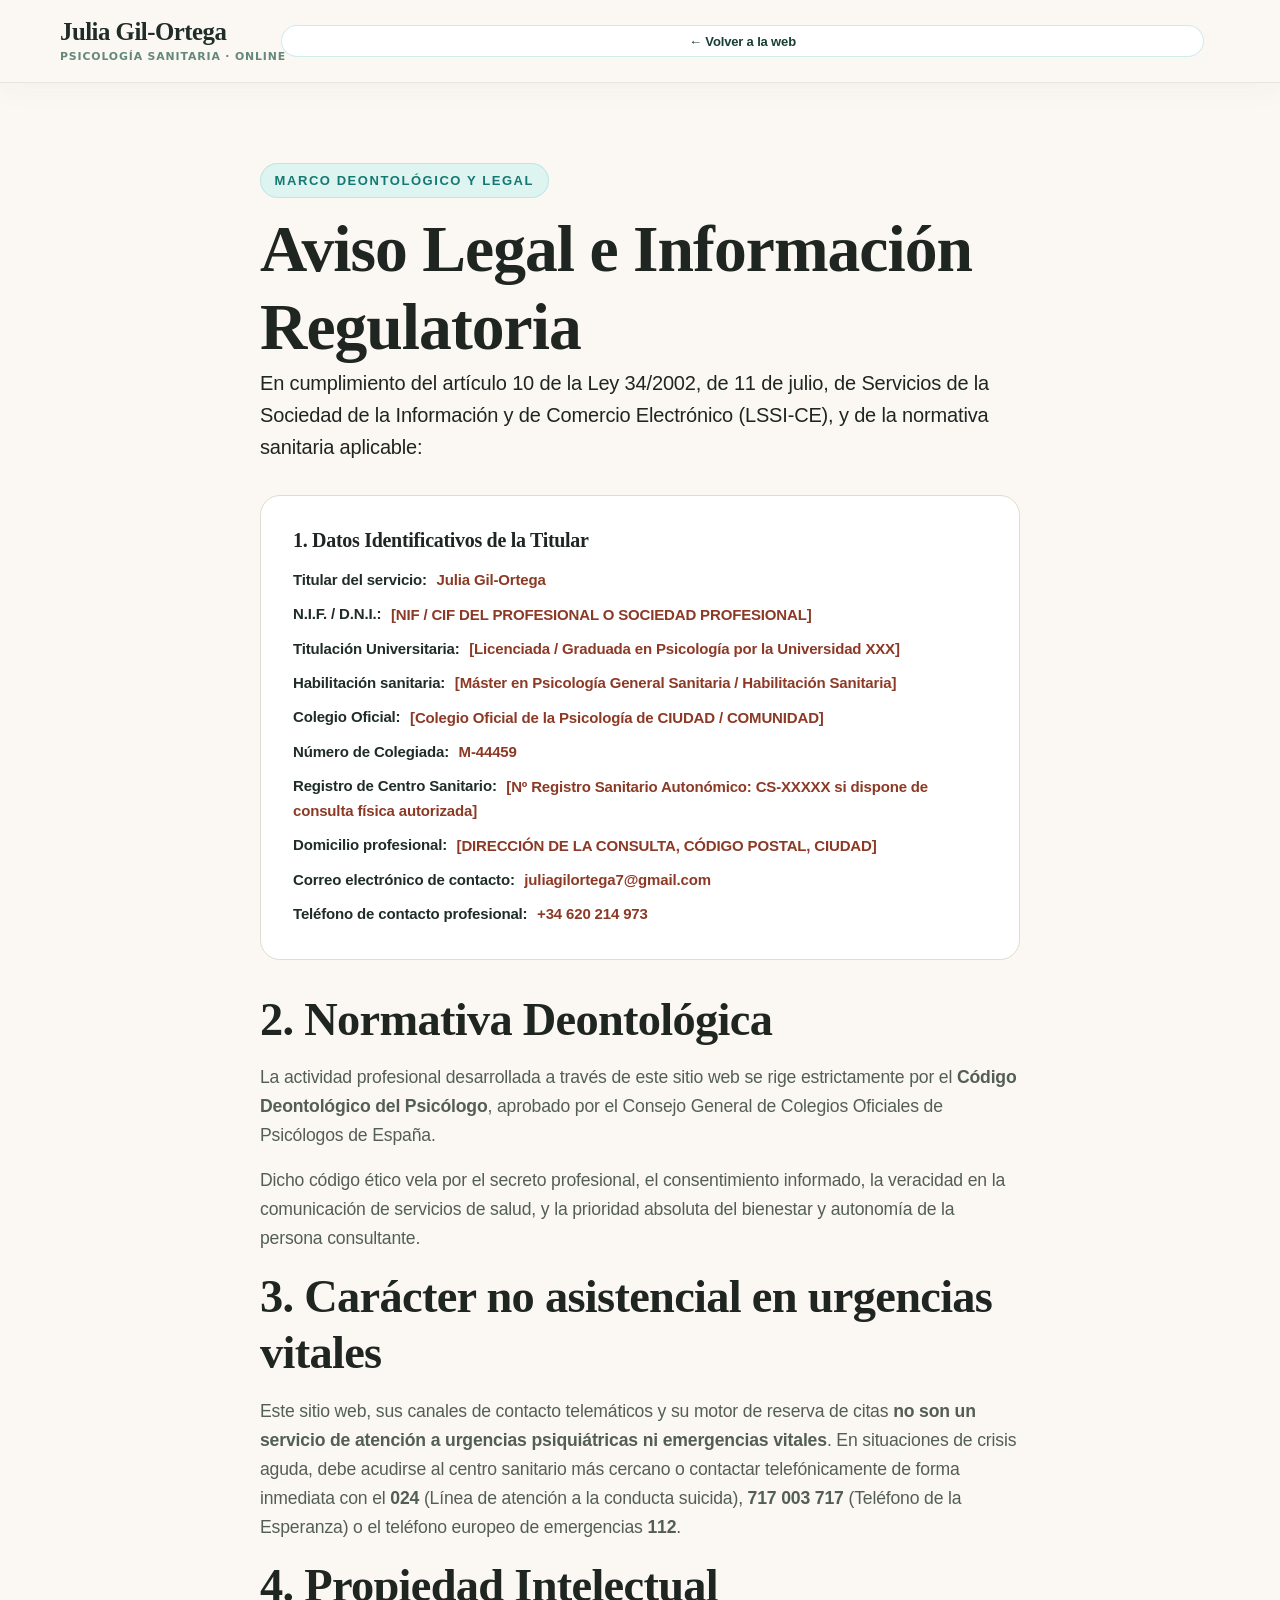
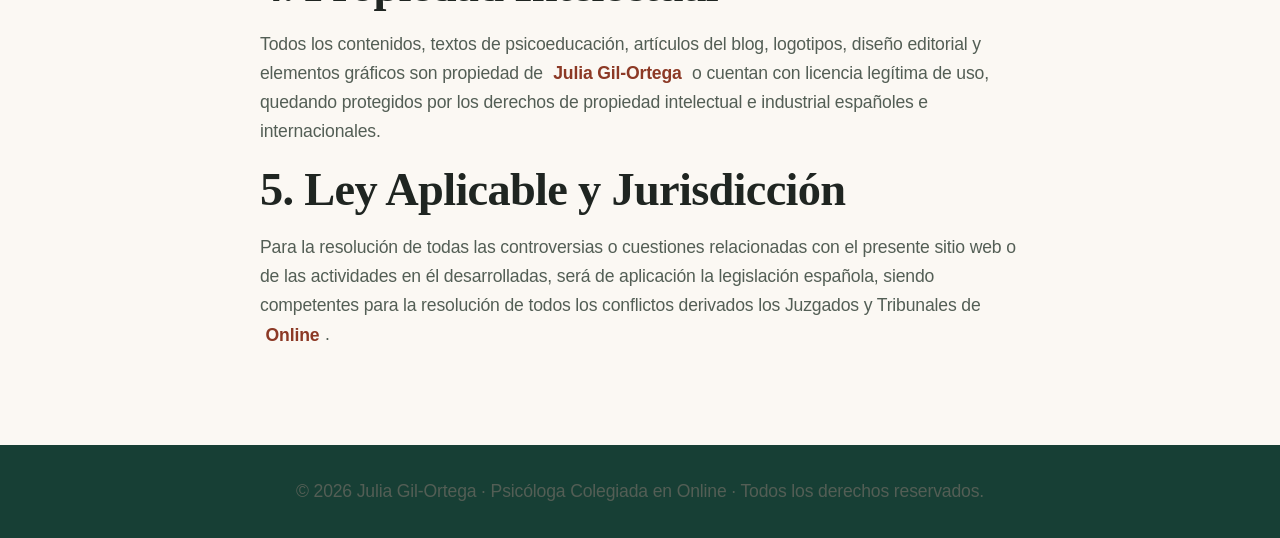
<file: legal/aviso-legal.html>
<!DOCTYPE html>

<html lang="es">
<head>
<meta charset="utf-8"/>
<meta content="width=device-width, initial-scale=1.0" name="viewport"/>
<meta http-equiv="Content-Security-Policy" content="default-src 'self'; script-src 'self'; style-src 'self' 'unsafe-inline' https://fonts.googleapis.com; font-src 'self' https://fonts.gstatic.com data:; img-src 'self' data:; media-src 'self'; connect-src 'self'; object-src 'none'; base-uri 'self'; form-action 'self'; frame-src 'none'; upgrade-insecure-requests">
<meta name="referrer" content="strict-origin-when-cross-origin">
<title>Aviso Legal y Deontología Sanitaria | [NOMBRE] Psicóloga en [CIUDAD]</title>
<meta content="noindex, follow" name="robots"/>



<link href="../css/main.css" rel="stylesheet"/>
<link href="../css/components.css" rel="stylesheet"/>
<link href="../css/refinements.css" rel="stylesheet"/></head>
<body data-page="legal/aviso-legal.html" style="background-color: var(--color-bg-ivory);">
<header class="site-header">
<div class="container header-container">
<a class="site-brand" data-link="l0" href="../index.html">
<span class="brand-name"><span data-text="t4">[NOMBRE]</span></span>
<span class="brand-title"><span data-text="t6">Psicología Sanitaria · [CIUDAD]</span></span>
</a>
<a class="btn btn-secondary btn-sm" data-link="l1" href="../index.html"><span data-text="t9">← Volver a la web</span></a>
</div>
</header>
<main class="section">
<div class="container-narrow">
<span class="section-tag"><span data-text="t15">Marco Deontológico y Legal</span></span>
<h1><span data-text="t17">Aviso Legal e Información Regulatoria</span></h1>
<p class="lead"><span data-text="t19">En cumplimiento del artículo 10 de la Ley 34/2002, de 11 de julio, de Servicios de la Sociedad de la Información y de Comercio Electrónico (LSSI-CE), y de la normativa sanitaria aplicable:</span></p>
<div style="background: #FFFFFF; border: 1px solid var(--color-border); border-radius: var(--radius-lg); padding: 2rem; margin-block: 2rem;">
<h3 style="font-size: 1.25rem; margin-bottom: 1rem;"><span data-text="t22">1. Datos Identificativos de la Titular</span></h3>
<ul style="list-style: none; display: flex; flex-direction: column; gap: 0.6rem; font-size: var(--text-sm);">
<li><strong><span data-text="t25">Titular del servicio:</span></strong> <span class="editable-hint"><span data-text="t27">[NOMBRE Y APELLIDOS COMPLETOS]</span></span></li>
<li><strong><span data-text="t29">N.I.F. / D.N.I.:</span></strong> <span class="editable-hint"><span data-text="t31">[NIF / CIF DEL PROFESIONAL O SOCIEDAD PROFESIONAL]</span></span></li>
<li><strong><span data-text="t33">Titulación Universitaria:</span></strong> <span class="editable-hint"><span data-text="t35">[Licenciada / Graduada en Psicología por la Universidad XXX]</span></span></li>
<li><strong><span data-text="t37">Habilitación sanitaria:</span></strong> <span class="editable-hint"><span data-text="t39">[Máster en Psicología General Sanitaria / Habilitación Sanitaria]</span></span></li>
<li><strong><span data-text="t41">Colegio Oficial:</span></strong> <span class="editable-hint"><span data-text="t43">[Colegio Oficial de la Psicología de CIUDAD / COMUNIDAD]</span></span></li>
<li><strong><span data-text="t45">Número de Colegiada:</span></strong> <span class="editable-hint"><span data-text="t47">[Nº COLEGIADA: EJ. M-XXXXX]</span></span></li>
<li><strong><span data-text="t49">Registro de Centro Sanitario:</span></strong> <span class="editable-hint"><span data-text="t51">[Nº Registro Sanitario Autonómico: CS-XXXXX si dispone de consulta física autorizada]</span></span></li>
<li><strong><span data-text="t53">Domicilio profesional:</span></strong> <span class="editable-hint"><span data-text="t55">[DIRECCIÓN DE LA CONSULTA, CÓDIGO POSTAL, CIUDAD]</span></span></li>
<li><strong><span data-text="t57">Correo electrónico de contacto:</span></strong> <span class="editable-hint"><span data-text="t59">[contacto@tudominio.com]</span></span></li>
<li><strong><span data-text="t61">Teléfono de contacto profesional:</span></strong> <span class="editable-hint"><span data-text="t63">[+34 XXX XX XX XX]</span></span></li>
</ul>
</div>
<h2><span data-text="t67">2. Normativa Deontológica</span></h2>
<p><span data-text="t69">La actividad profesional desarrollada a través de este sitio web se rige estrictamente por el </span><strong><span data-text="t70">Código Deontológico del Psicólogo</span></strong><span data-text="t71">, aprobado por el Consejo General de Colegios Oficiales de Psicólogos de España.</span></p>
<p><span data-text="t73">Dicho código ético vela por el secreto profesional, el consentimiento informado, la veracidad en la comunicación de servicios de salud, y la prioridad absoluta del bienestar y autonomía de la persona consultante.</span></p>
<h2><span data-text="t75">3. Carácter no asistencial en urgencias vitales</span></h2>
<p><span data-text="t77">Este sitio web, sus canales de contacto telemáticos y su motor de reserva de citas </span><strong><span data-text="t78">no son un servicio de atención a urgencias psiquiátricas ni emergencias vitales</span></strong><span data-text="t79">. En situaciones de crisis aguda, debe acudirse al centro sanitario más cercano o contactar telefónicamente de forma inmediata con el </span><strong><span data-text="t80">024</span></strong><span data-text="t81"> (Línea de atención a la conducta suicida), </span><strong><span data-text="t82">717 003 717</span></strong><span data-text="t83"> (Teléfono de la Esperanza) o el teléfono europeo de emergencias </span><strong><span data-text="t84">112</span></strong><span data-text="t85">.</span></p>
<h2><span data-text="t87">4. Propiedad Intelectual</span></h2>
<p><span data-text="t89">Todos los contenidos, textos de psicoeducación, artículos del blog, logotipos, diseño editorial y elementos gráficos son propiedad de </span><span class="editable-hint"><span data-text="t90">[NOMBRE]</span></span><span data-text="t91"> o cuentan con licencia legítima de uso, quedando protegidos por los derechos de propiedad intelectual e industrial españoles e internacionales.</span></p>
<h2><span data-text="t93">5. Ley Aplicable y Jurisdicción</span></h2>
<p><span data-text="t95">Para la resolución de todas las controversias o cuestiones relacionadas con el presente sitio web o de las actividades en él desarrolladas, será de aplicación la legislación española, siendo competentes para la resolución de todos los conflictos derivados los Juzgados y Tribunales de </span><span class="editable-hint"><span data-text="t96">[CIUDAD]</span></span><span data-text="t97">.</span></p>
</div>
</main>
<footer class="site-footer" style="padding-block: 2rem;">
<div class="container" style="text-align: center; font-size: var(--text-xs);">
<p style="margin-bottom: 0;"><span data-text="t103">© 2026 [NOMBRE] · Psicóloga Colegiada en [CIUDAD] · Todos los derechos reservados.</span></p>
</div>
</footer>
<script defer="" src="../content.js"></script><script defer="" src="../js/content-runtime.js"></script></body>
</html>
</file>
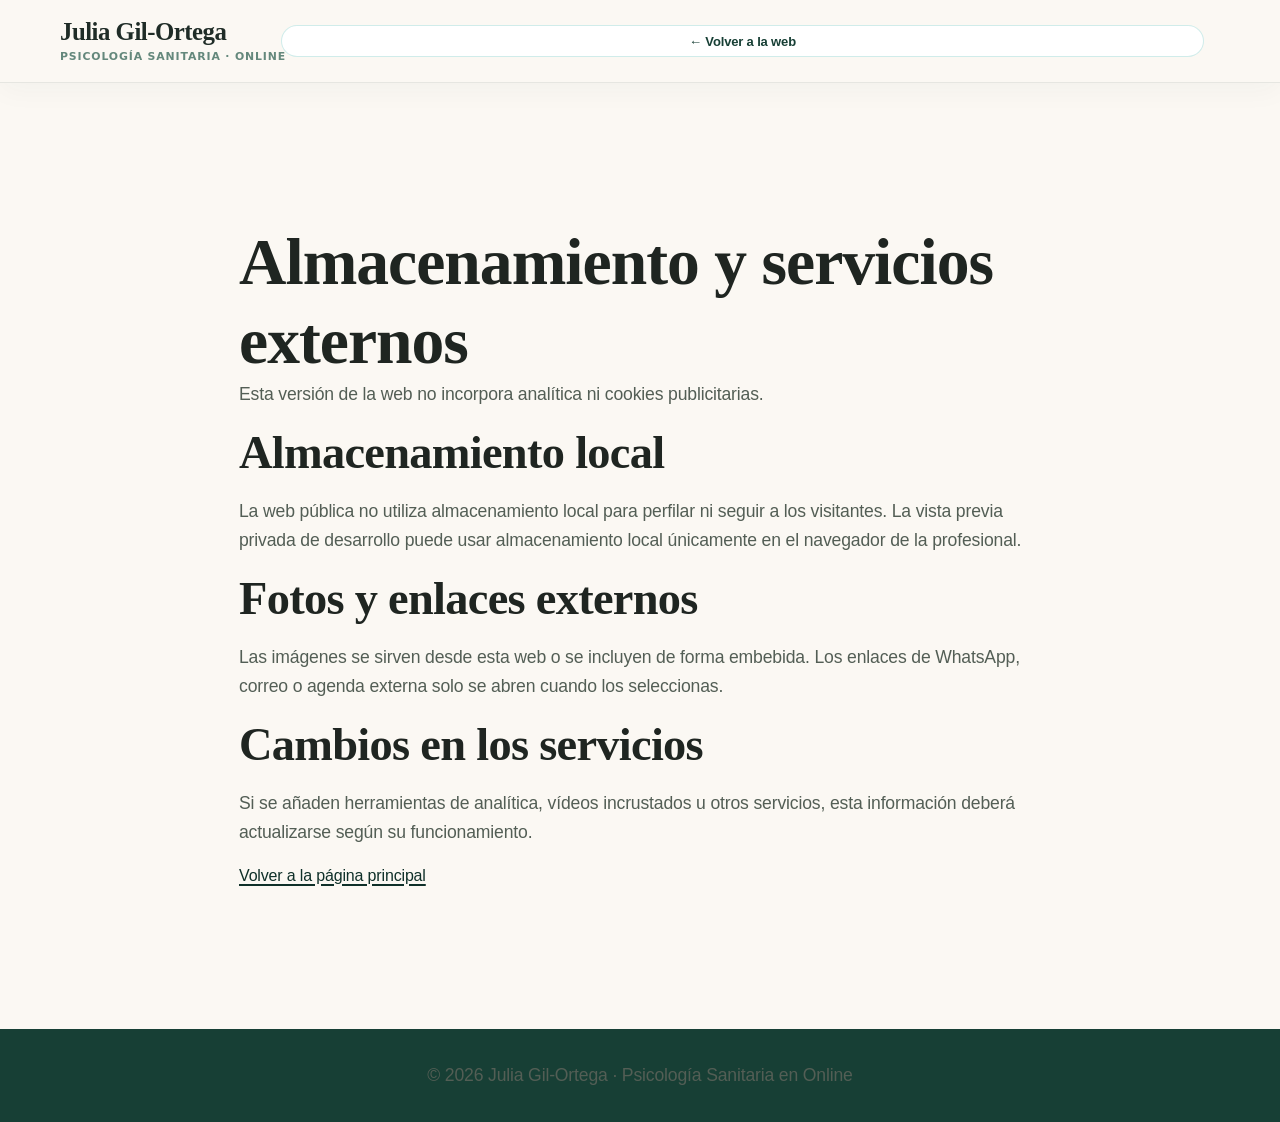
<file: legal/cookies.html>
<!DOCTYPE html>

<html lang="es">
<head>
<meta charset="utf-8"/>
<meta content="width=device-width, initial-scale=1.0" name="viewport"/>
<meta http-equiv="Content-Security-Policy" content="default-src 'self'; script-src 'self'; style-src 'self' 'unsafe-inline' https://fonts.googleapis.com; font-src 'self' https://fonts.gstatic.com data:; img-src 'self' data:; media-src 'self'; connect-src 'self'; object-src 'none'; base-uri 'self'; form-action 'self'; frame-src 'none'; upgrade-insecure-requests">
<meta name="referrer" content="strict-origin-when-cross-origin">
<title>Política de Cookies | [NOMBRE] Psicología</title>
<meta content="noindex, follow" name="robots"/>
<link href="../css/main.css" rel="stylesheet"/>
<link href="../css/components.css" rel="stylesheet"/>
<link href="../css/refinements.css" rel="stylesheet"/></head>
<body data-page="legal/cookies.html" style="background-color: var(--color-bg-ivory);">
<header class="site-header">
<div class="container header-container">
<a class="site-brand" data-link="l0" href="../index.html">
<span class="brand-name"><span data-text="t4">[NOMBRE]</span></span>
<span class="brand-title"><span data-text="t6">Psicología Sanitaria · [CIUDAD]</span></span>
</a>
<a class="btn btn-secondary btn-sm" data-link="l1" href="../index.html"><span data-text="t9">← Volver a la web</span></a>
</div>
</header>
<main class="section"><div class="container" style="max-width:850px;padding:60px 24px"><h1><span data-text="t13">Almacenamiento y servicios externos</span></h1><p><span data-text="t14">Esta versión de la web no incorpora analítica ni cookies publicitarias.</span></p><h2><span data-text="t15">Almacenamiento local</span></h2><p><span data-text="t16">La web pública no utiliza almacenamiento local para perfilar ni seguir a los visitantes. La vista previa privada de desarrollo puede usar almacenamiento local únicamente en el navegador de la profesional.</span></p><h2><span data-text="t17">Fotos y enlaces externos</span></h2><p><span data-text="t18">Las imágenes se sirven desde esta web o se incluyen de forma embebida. Los enlaces de WhatsApp, correo o agenda externa solo se abren cuando los seleccionas.</span></p><h2><span data-text="t19">Cambios en los servicios</span></h2><p><span data-text="t20">Si se añaden herramientas de analítica, vídeos incrustados u otros servicios, esta información deberá actualizarse según su funcionamiento.</span></p><a data-link="l2" href="../index.html"><span data-text="t21">Volver a la página principal</span></a></div></main>
<footer class="site-footer" style="padding-block: 2rem;">
<div class="container" style="text-align: center; font-size: var(--text-xs);">
<p style="margin-bottom: 0;"><span data-text="t25">© 2026 [NOMBRE] · Psicología Sanitaria en [CIUDAD]</span></p>
</div>
</footer>
<script defer="" src="../content.js"></script><script defer="" src="../js/content-runtime.js"></script></body>
</html>
</file>
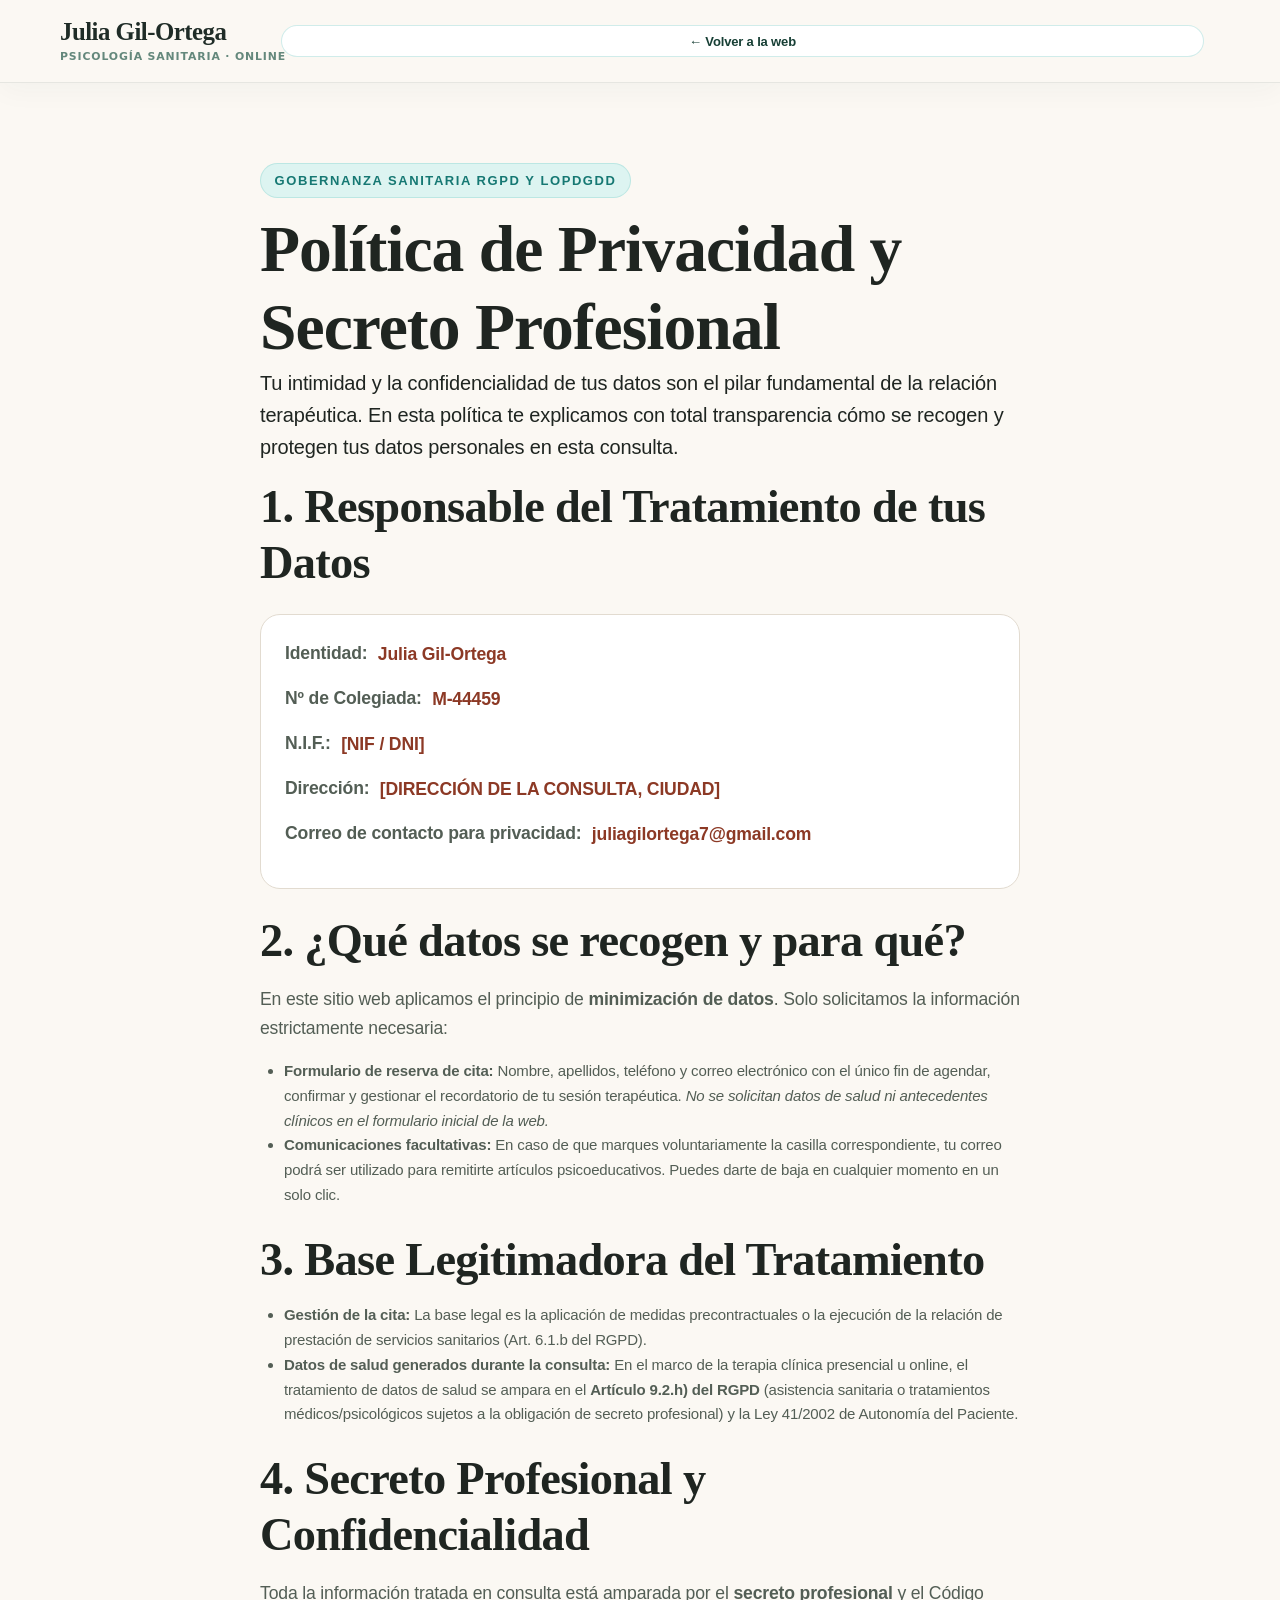
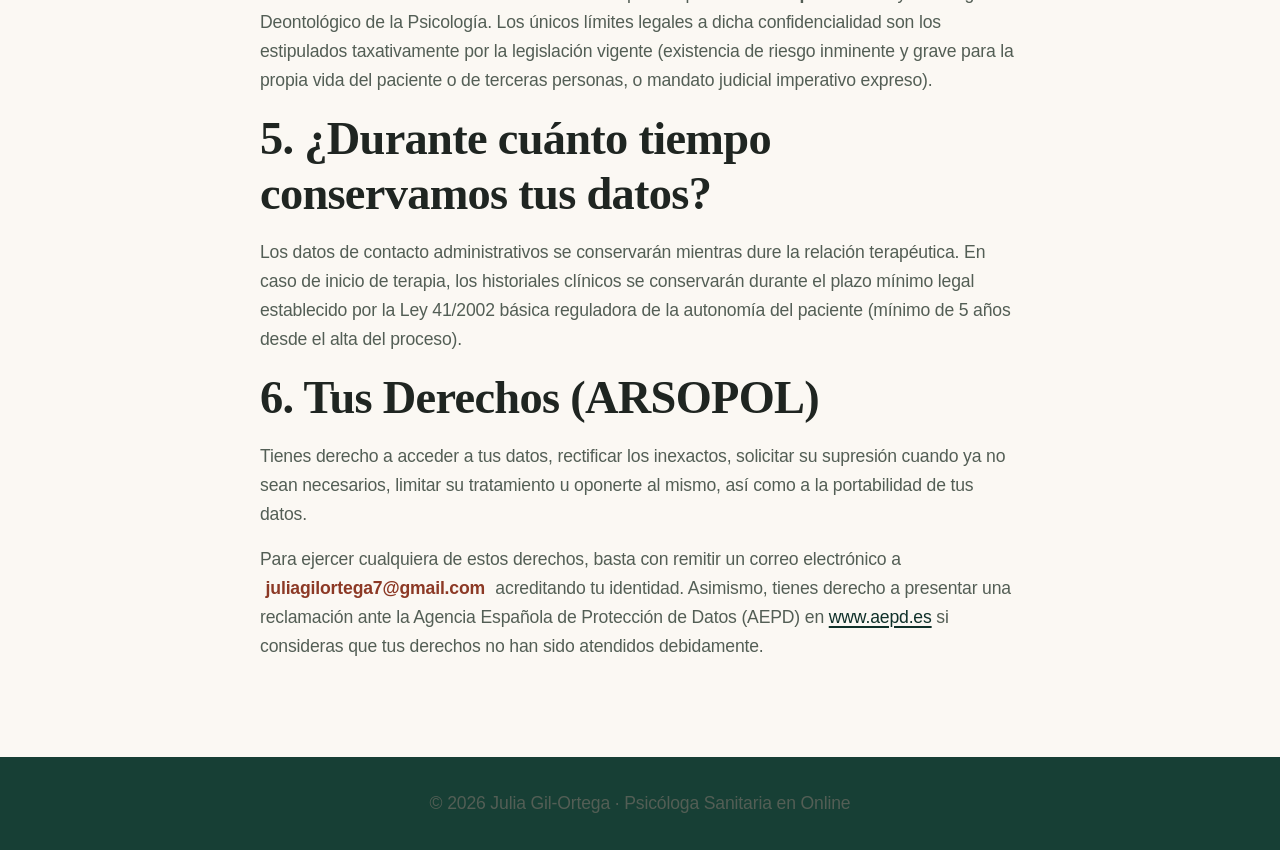
<file: legal/privacidad.html>
<!DOCTYPE html>

<html lang="es">
<head>
<meta charset="utf-8"/>
<meta content="width=device-width, initial-scale=1.0" name="viewport"/>
<meta http-equiv="Content-Security-Policy" content="default-src 'self'; script-src 'self'; style-src 'self' 'unsafe-inline' https://fonts.googleapis.com; font-src 'self' https://fonts.gstatic.com data:; img-src 'self' data:; media-src 'self'; connect-src 'self'; object-src 'none'; base-uri 'self'; form-action 'self'; frame-src 'none'; upgrade-insecure-requests">
<meta name="referrer" content="strict-origin-when-cross-origin">
<title>Política de Privacidad Sanitaria y Protección de Datos | [NOMBRE]</title>
<meta content="noindex, follow" name="robots"/>



<link href="../css/main.css" rel="stylesheet"/>
<link href="../css/components.css" rel="stylesheet"/>
<link href="../css/refinements.css" rel="stylesheet"/></head>
<body data-page="legal/privacidad.html" style="background-color: var(--color-bg-ivory);">
<header class="site-header">
<div class="container header-container">
<a class="site-brand" data-link="l0" href="../index.html">
<span class="brand-name"><span data-text="t4">[NOMBRE]</span></span>
<span class="brand-title"><span data-text="t6">Psicología Sanitaria · [CIUDAD]</span></span>
</a>
<a class="btn btn-secondary btn-sm" data-link="l1" href="../index.html"><span data-text="t9">← Volver a la web</span></a>
</div>
</header>
<main class="section">
<div class="container-narrow">
<span class="section-tag"><span data-text="t15">Gobernanza Sanitaria RGPD y LOPDGDD</span></span>
<h1><span data-text="t17">Política de Privacidad y Secreto Profesional</span></h1>
<p class="lead"><span data-text="t19">Tu intimidad y la confidencialidad de tus datos son el pilar fundamental de la relación terapéutica. En esta política te explicamos con total transparencia cómo se recogen y protegen tus datos personales en esta consulta.</span></p>
<h2><span data-text="t21">1. Responsable del Tratamiento de tus Datos</span></h2>
<div style="background: #FFFFFF; border: 1px solid var(--color-border); border-radius: var(--radius-lg); padding: 1.5rem; margin-block: 1.5rem; font-size: var(--text-sm);">
<p><strong><span data-text="t24">Identidad:</span></strong> <span class="editable-hint"><span data-text="t26">[NOMBRE Y APELLIDOS DE LA PSICÓLOGA]</span></span></p>
<p><strong><span data-text="t28">Nº de Colegiada:</span></strong> <span class="editable-hint"><span data-text="t30">[Nº COLEGIADA]</span></span></p>
<p><strong><span data-text="t32">N.I.F.:</span></strong> <span class="editable-hint"><span data-text="t34">[NIF / DNI]</span></span></p>
<p><strong><span data-text="t36">Dirección:</span></strong> <span class="editable-hint"><span data-text="t38">[DIRECCIÓN DE LA CONSULTA, CIUDAD]</span></span></p>
<p><strong><span data-text="t40">Correo de contacto para privacidad:</span></strong> <span class="editable-hint"><span data-text="t42">[privacidad@tudominio.com]</span></span></p>
</div>
<h2><span data-text="t45">2. ¿Qué datos se recogen y para qué?</span></h2>
<p><span data-text="t47">En este sitio web aplicamos el principio de </span><strong><span data-text="t48">minimización de datos</span></strong><span data-text="t49">. Solo solicitamos la información estrictamente necesaria:</span></p>
<ul style="margin-left: 1.5rem; margin-bottom: 1.5rem; color: var(--color-text-muted); font-size: var(--text-sm);">
<li><strong><span data-text="t52">Formulario de reserva de cita:</span></strong><span data-text="t53"> Nombre, apellidos, teléfono y correo electrónico con el único fin de agendar, confirmar y gestionar el recordatorio de tu sesión terapéutica. </span><em><span data-text="t54">No se solicitan datos de salud ni antecedentes clínicos en el formulario inicial de la web.</span></em></li>
<li><strong><span data-text="t56">Comunicaciones facultativas:</span></strong><span data-text="t57"> En caso de que marques voluntariamente la casilla correspondiente, tu correo podrá ser utilizado para remitirte artículos psicoeducativos. Puedes darte de baja en cualquier momento en un solo clic.</span></li>
</ul>
<h2><span data-text="t60">3. Base Legitimadora del Tratamiento</span></h2>
<ul style="margin-left: 1.5rem; margin-bottom: 1.5rem; color: var(--color-text-muted); font-size: var(--text-sm);">
<li><strong><span data-text="t63">Gestión de la cita:</span></strong><span data-text="t64"> La base legal es la aplicación de medidas precontractuales o la ejecución de la relación de prestación de servicios sanitarios (Art. 6.1.b del RGPD).</span></li>
<li><strong><span data-text="t66">Datos de salud generados durante la consulta:</span></strong><span data-text="t67"> En el marco de la terapia clínica presencial u online, el tratamiento de datos de salud se ampara en el </span><strong><span data-text="t68">Artículo 9.2.h) del RGPD</span></strong><span data-text="t69"> (asistencia sanitaria o tratamientos médicos/psicológicos sujetos a la obligación de secreto profesional) y la Ley 41/2002 de Autonomía del Paciente.</span></li>
</ul>
<h2><span data-text="t72">4. Secreto Profesional y Confidencialidad</span></h2>
<p><span data-text="t74">Toda la información tratada en consulta está amparada por el </span><strong><span data-text="t75">secreto profesional</span></strong><span data-text="t76"> y el Código Deontológico de la Psicología. Los únicos límites legales a dicha confidencialidad son los estipulados taxativamente por la legislación vigente (existencia de riesgo inminente y grave para la propia vida del paciente o de terceras personas, o mandato judicial imperativo expreso).</span></p>
<h2><span data-text="t78">5. ¿Durante cuánto tiempo conservamos tus datos?</span></h2>
<p><span data-text="t80">Los datos de contacto administrativos se conservarán mientras dure la relación terapéutica. En caso de inicio de terapia, los historiales clínicos se conservarán durante el plazo mínimo legal establecido por la Ley 41/2002 básica reguladora de la autonomía del paciente (mínimo de 5 años desde el alta del proceso).</span></p>
<h2><span data-text="t82">6. Tus Derechos (ARSOPOL)</span></h2>
<p><span data-text="t84">Tienes derecho a acceder a tus datos, rectificar los inexactos, solicitar su supresión cuando ya no sean necesarios, limitar su tratamiento u oponerte al mismo, así como a la portabilidad de tus datos.</span></p>
<p><span data-text="t86">Para ejercer cualquiera de estos derechos, basta con remitir un correo electrónico a </span><span class="editable-hint"><span data-text="t87">[privacidad@tudominio.com]</span></span><span data-text="t88"> acreditando tu identidad. Asimismo, tienes derecho a presentar una reclamación ante la Agencia Española de Protección de Datos (AEPD) en </span><a data-link="l2" href="https://www.aepd.es" rel="noopener noreferrer" target="_blank"><span data-text="t89">www.aepd.es</span></a><span data-text="t90"> si consideras que tus derechos no han sido atendidos debidamente.</span></p>
</div>
</main>
<footer class="site-footer" style="padding-block: 2rem;">
<div class="container" style="text-align: center; font-size: var(--text-xs);">
<p style="margin-bottom: 0;"><span data-text="t96">© 2026 [NOMBRE] · Psicóloga Sanitaria en [CIUDAD]</span></p>
</div>
</footer>
<script defer="" src="../content.js"></script><script defer="" src="../js/content-runtime.js"></script></body>
</html>
</file>
<file: css/main.css>
/* ==========================================================================
   CONSULTA DE PSICOLOGÍA - HOJA DE ESTILOS PRINCIPAL
   Dirección de arte: Calma orgánica, rigor sanitario, alta legibilidad
   ========================================================================== */

:root {
  /* Paleta cromática cálida y contrastada (WCAG AAA) */
  --color-bg-ivory: #FAF8F5;
  --color-bg-white: #FFFFFF;
  --color-bg-sand: #F2EFE9;
  --color-bg-sand-light: #F8F6F2;
  --color-bg-sand-dark: #E4DDD2;

  /* Verdes salvia botánicos (calma, naturaleza, anclaje terapéutico) */
  --color-sage: #5A725D;
  --color-sage-dark: #3E5141;
  --color-sage-deep: #2A382C;
  --color-sage-light: #EBF1EC;
  --color-sage-border: #CBD9CD;

  /* Terracota cálido (humanidad, vitalidad y llamada a la acción) */
  --color-terracotta: #C46851;
  --color-terracotta-hover: #AB543F;
  --color-terracotta-soft: #F9EFEB;
  --color-terracotta-border: #E8BFB5;

  /* Grafito y escala de texto */
  --color-text-main: #1F2521;
  --color-text-muted: #535E55;
  --color-text-subtle: #738075;
  --color-border: #E2DBD0;
  --color-border-subtle: #EDE7DD;

  /* Alertas sanitarias y urgencias */
  --color-alert-bg: #FDF4E7;
  --color-alert-border: #F3CE98;
  --color-alert-text: #784712;

  /* Tipografía */
  --font-serif: 'Playfair Display', Georgia, 'Times New Roman', serif;
  --font-sans: 'Plus Jakarta Sans', system-ui, -apple-system, BlinkMacSystemFont, 'Segoe UI', Roboto, sans-serif;

  /* Escala tipográfica fluida */
  --text-xs: clamp(0.75rem, 0.2vw + 0.7rem, 0.8125rem);
  --text-sm: clamp(0.875rem, 0.3vw + 0.8rem, 0.9375rem);
  --text-base: clamp(1rem, 0.35vw + 0.92rem, 1.1rem);
  --text-lg: clamp(1.125rem, 0.5vw + 1rem, 1.25rem);
  --text-xl: clamp(1.3rem, 0.8vw + 1.1rem, 1.55rem);
  --text-2xl: clamp(1.65rem, 1.4vw + 1.3rem, 2.1rem);
  --text-3xl: clamp(2.1rem, 2.2vw + 1.6rem, 2.9rem);
  --text-hero: clamp(2.5rem, 3.8vw + 1.6rem, 4.1rem);

  /* Espaciado */
  --space-2xs: 0.25rem;
  --space-xs: 0.5rem;
  --space-sm: 0.75rem;
  --space-md: 1rem;
  --space-lg: 1.5rem;
  --space-xl: 2rem;
  --space-2xl: 3rem;
  --space-3xl: 4.5rem;
  --space-4xl: 6.5rem;

  /* Bordes redondeados orgánicos */
  --radius-sm: 6px;
  --radius-md: 12px;
  --radius-lg: 20px;
  --radius-xl: 28px;
  --radius-pill: 9999px;

  /* Sombras sutiles */
  --shadow-sm: 0 2px 8px rgba(31, 37, 33, 0.04);
  --shadow-md: 0 12px 30px -6px rgba(31, 37, 33, 0.07);
  --shadow-lg: 0 24px 48px -12px rgba(31, 37, 33, 0.1);
  --shadow-glow: 0 0 0 4px var(--color-sage-light);

  /* Transiciones */
  --transition-fast: 0.2s cubic-bezier(0.16, 1, 0.3, 1);
  --transition-normal: 0.35s cubic-bezier(0.16, 1, 0.3, 1);
  --transition-slow: 0.6s cubic-bezier(0.16, 1, 0.3, 1);

  /* Ancho de contenedor */
  --container-max: 1220px;
  --container-narrow: 840px;
}

/* Reset moderno y caja universal */
*, *::before, *::after {
  box-sizing: border-box;
  margin: 0;
  padding: 0;
}

html {
  font-family: var(--font-sans);
  font-size: 16px;
  line-height: 1.65;
  color: var(--color-text-main);
  background-color: var(--color-bg-ivory);
  scroll-behavior: smooth;
  scroll-padding-top: 100px;
  -webkit-text-size-adjust: 100%;
}

body {
  min-height: 100vh;
  display: flex;
  flex-direction: column;
  overflow-x: hidden;
  position: relative;
  background-image: radial-gradient(circle at 10% 20%, rgba(94, 114, 97, 0.03) 0%, transparent 40%),
                    radial-gradient(circle at 90% 80%, rgba(196, 104, 81, 0.025) 0%, transparent 40%);
}

/* Accesibilidad: Foco visible de teclado */
:focus-visible {
  outline: 3px solid var(--color-terracotta);
  outline-offset: 3px;
}

/* Accesibilidad: Salto al contenido principal */
.skip-to-content {
  position: absolute;
  top: -100px;
  left: 1.5rem;
  background-color: var(--color-sage-dark);
  color: #FFFFFF;
  padding: 0.75rem 1.25rem;
  border-radius: var(--radius-sm);
  font-weight: 600;
  z-index: 10000;
  transition: top var(--transition-fast);
  text-decoration: none;
}
.skip-to-content:focus {
  top: 1rem;
}

/* Tipografía base */
h1, h2, h3, h4 {
  font-family: var(--font-serif);
  color: var(--color-text-main);
  line-height: 1.2;
  font-weight: 600;
  letter-spacing: -0.015em;
}

h1 { font-size: var(--text-hero); }
h2 { font-size: var(--text-3xl); margin-bottom: var(--space-md); }
h3 { font-size: var(--text-2xl); margin-bottom: var(--space-sm); }
h4 { font-size: var(--text-xl); }

p {
  color: var(--color-text-muted);
  font-size: var(--text-base);
  margin-bottom: var(--space-md);
  font-weight: 400;
}

p.lead {
  font-size: var(--text-lg);
  line-height: 1.6;
  color: var(--color-text-main);
}

a {
  color: var(--color-sage-dark);
  text-decoration-thickness: 1.5px;
  text-underline-offset: 3px;
  transition: color var(--transition-fast);
}
a:hover {
  color: var(--color-terracotta);
}

/* Contenedores de diseño */
.container {
  width: 100%;
  max-width: var(--container-max);
  margin-inline: auto;
  padding-inline: clamp(1.25rem, 4vw, 2.5rem);
}

.container-narrow {
  width: 100%;
  max-width: var(--container-narrow);
  margin-inline: auto;
  padding-inline: clamp(1.25rem, 4vw, 2.5rem);
}

.section {
  padding-block: var(--space-3xl);
  position: relative;
}

@media (min-width: 992px) {
  .section {
    padding-block: var(--space-4xl);
  }
}

.section-alt {
  background-color: var(--color-bg-sand);
}

.section-sage {
  background-color: var(--color-sage-light);
}

/* Encabezados de sección con estilo editorial */
.section-header {
  text-align: center;
  max-width: 720px;
  margin-inline: auto;
  margin-bottom: var(--space-2xl);
}

.section-tag {
  display: inline-flex;
  align-items: center;
  gap: 0.5rem;
  font-family: var(--font-sans);
  font-size: var(--text-xs);
  font-weight: 700;
  text-transform: uppercase;
  letter-spacing: 0.12em;
  color: var(--color-sage-dark);
  background-color: var(--color-sage-light);
  padding: 0.35rem 0.85rem;
  border-radius: var(--radius-pill);
  margin-bottom: var(--space-sm);
  border: 1px solid var(--color-sage-border);
}

.section-tag-terracotta {
  color: var(--color-terracotta);
  background-color: var(--color-terracotta-soft);
  border-color: var(--color-terracotta-border);
}

.section-subtitle {
  font-size: var(--text-lg);
  color: var(--color-text-muted);
}

/* Iconos SVG inline */
.icon {
  display: inline-block;
  width: 1.25rem;
  height: 1.25rem;
  stroke-width: 0;
  stroke: currentColor;
  fill: currentColor;
  vertical-align: middle;
  flex-shrink: 0;
}

/* Elementos de ayuda editables [NOMBRE], [CIUDAD], etc. */
.editable-hint {
  background-color: rgba(196, 104, 81, 0.12);
  color: #8C3925;
  padding: 0.1rem 0.35rem;
  border-radius: var(--radius-sm);
  font-family: inherit;
  font-weight: 600;
  border-bottom: 1.5px dashed var(--color-terracotta);
  cursor: help;
  position: relative;
}
.editable-hint:hover::after {
  content: "Dato configurable antes de publicar";
  position: absolute;
  bottom: 100%;
  left: 50%;
  transform: translateX(-50%);
  background-color: var(--color-sage-deep);
  color: #FFFFFF;
  font-size: 11px;
  font-weight: 500;
  padding: 4px 8px;
  border-radius: 4px;
  white-space: nowrap;
  pointer-events: none;
  z-index: 100;
  box-shadow: var(--shadow-sm);
}

/* Respeto de preferencias de movimiento reducido */
@media (prefers-reduced-motion: reduce) {
  *, *::before, *::after {
    animation-duration: 0.01ms !important;
    animation-iteration-count: 1 !important;
    transition-duration: 0.01ms !important;
    scroll-behavior: auto !important;
  }
}
</file>
<file: css/components.css>
/* ==========================================================================
   COMPONENTES DE INTERFAZ, NAVEGACIÓN, MULTIMEDIA Y MARKETING ÉTICO
   ========================================================================== */

/* Barra Superior: Aviso Sanitario y Recursos de Urgencia */
.emergency-topbar {
  background-color: var(--color-alert-bg);
  border-bottom: 1px solid var(--color-alert-border);
  color: var(--color-alert-text);
  font-size: var(--text-xs);
  padding: 0.5rem 1rem;
  line-height: 1.4;
  position: relative;
  z-index: 1010;
}

.emergency-topbar-inner {
  max-width: var(--container-max);
  margin-inline: auto;
  display: flex;
  align-items: center;
  justify-content: space-between;
  flex-wrap: wrap;
  gap: 0.75rem;
}

.emergency-content {
  display: flex;
  align-items: center;
  gap: 0.5rem;
}

.emergency-badges {
  display: flex;
  align-items: center;
  gap: 0.75rem;
  flex-wrap: wrap;
}

.emergency-pill {
  display: inline-flex;
  align-items: center;
  gap: 0.35rem;
  background-color: #FFFFFF;
  border: 1px solid var(--color-alert-border);
  border-radius: var(--radius-pill);
  padding: 0.2rem 0.65rem;
  font-weight: 700;
  color: #8A4810;
  text-decoration: none;
  font-size: 11.5px;
  transition: background-color var(--transition-fast);
}
.emergency-pill:hover {
  background-color: #FFF6E5;
  color: #6C3507;
}

/* Encabezado y Navegación Principal */
.site-header {
  position: sticky;
  top: 0;
  z-index: 1000;
  background-color: rgba(250, 248, 245, 0.92);
  backdrop-filter: blur(14px);
  -webkit-backdrop-filter: blur(14px);
  border-bottom: 1px solid rgba(226, 219, 208, 0.6);
  transition: all var(--transition-normal);
}

.header-container {
  display: flex;
  align-items: center;
  justify-content: space-between;
  height: 78px;
}

.site-brand {
  display: flex;
  flex-direction: column;
  text-decoration: none;
  color: var(--color-text-main);
}

.brand-name {
  font-family: var(--font-serif);
  font-size: 1.35rem;
  font-weight: 700;
  letter-spacing: -0.01em;
  color: var(--color-text-main);
  line-height: 1.1;
}

.brand-title {
  font-family: var(--font-sans);
  font-size: 0.75rem;
  font-weight: 600;
  color: var(--color-sage);
  letter-spacing: 0.05em;
  text-transform: uppercase;
}

.site-nav {
  display: flex;
  align-items: center;
  gap: 1.75rem;
}

.nav-link {
  font-family: var(--font-sans);
  font-size: var(--text-sm);
  font-weight: 500;
  color: var(--color-text-muted);
  text-decoration: none;
  position: relative;
  padding-block: 0.35rem;
}

.nav-link::after {
  content: '';
  position: absolute;
  bottom: 0;
  left: 0;
  width: 0%;
  height: 2px;
  background-color: var(--color-terracotta);
  transition: width var(--transition-fast);
  border-radius: 2px;
}

.nav-link:hover {
  color: var(--color-text-main);
}
.nav-link:hover::after,
.nav-link.active::after {
  width: 100%;
}

.header-actions {
  display: flex;
  align-items: center;
  gap: 1rem;
}

/* Botón Hamburguesa Móvil */
.mobile-nav-toggle {
  display: none;
  background: none;
  border: 1px solid var(--color-border);
  border-radius: var(--radius-sm);
  width: 44px;
  height: 44px;
  padding: 8px;
  cursor: pointer;
  color: var(--color-text-main);
}
.mobile-nav-toggle span {
  display: block;
  width: 22px;
  height: 2px;
  background-color: currentColor;
  margin: 5px auto;
  transition: all var(--transition-fast);
}

/* Botones */
.btn {
  display: inline-flex;
  align-items: center;
  justify-content: center;
  gap: 0.6rem;
  padding: 0.85rem 1.65rem;
  font-family: var(--font-sans);
  font-size: var(--text-sm);
  font-weight: 600;
  line-height: 1;
  text-decoration: none;
  border-radius: var(--radius-pill);
  border: 1.5px solid transparent;
  cursor: pointer;
  transition: all var(--transition-normal);
  white-space: nowrap;
}

.btn-primary {
  background-color: var(--color-terracotta);
  color: #FFFFFF;
  box-shadow: 0 4px 14px rgba(196, 104, 81, 0.28);
}
.btn-primary:hover {
  background-color: var(--color-terracotta-hover);
  color: #FFFFFF;
  transform: translateY(-2px);
  box-shadow: 0 6px 20px rgba(196, 104, 81, 0.35);
}

.btn-secondary {
  background-color: transparent;
  color: var(--color-sage-dark);
  border-color: var(--color-sage);
}
.btn-secondary:hover {
  background-color: var(--color-sage-light);
  color: var(--color-sage-deep);
  border-color: var(--color-sage-dark);
}

.btn-white {
  background-color: #FFFFFF;
  color: var(--color-text-main);
  border-color: var(--color-border);
  box-shadow: var(--shadow-sm);
}
.btn-white:hover {
  background-color: var(--color-bg-sand);
  border-color: var(--color-border-strong);
}

.btn-sm {
  padding: 0.55rem 1.15rem;
  font-size: var(--text-xs);
}

.btn-lg {
  padding: 1.05rem 2.1rem;
  font-size: var(--text-base);
}

/* SECCIÓN HERO */
.hero-section {
  padding-top: clamp(2rem, 5vw, 4.5rem);
  padding-bottom: clamp(3rem, 6vw, 5.5rem);
  position: relative;
}

.hero-grid {
  display: grid;
  grid-template-columns: 1fr;
  gap: var(--space-2xl);
  align-items: center;
}

@media (min-width: 992px) {
  .hero-grid {
    grid-template-columns: 1.15fr 0.85fr;
  }
}

.hero-badges-wrapper {
  display: flex;
  flex-wrap: wrap;
  gap: 0.6rem;
  margin-bottom: var(--space-md);
}

.hero-badge {
  display: inline-flex;
  align-items: center;
  gap: 0.45rem;
  background-color: var(--color-bg-white);
  border: 1px solid var(--color-border);
  padding: 0.35rem 0.85rem;
  border-radius: var(--radius-pill);
  font-size: var(--text-xs);
  font-weight: 600;
  color: var(--color-sage-dark);
  box-shadow: var(--shadow-sm);
}

.hero-title {
  margin-bottom: var(--space-lg);
  color: var(--color-text-main);
}

.hero-text {
  font-size: var(--text-lg);
  color: var(--color-text-muted);
  line-height: 1.65;
  margin-bottom: var(--space-xl);
}

.hero-ctas {
  display: flex;
  flex-wrap: wrap;
  gap: 1rem;
  align-items: center;
  margin-bottom: var(--space-xl);
}

.hero-reassurance {
  display: flex;
  align-items: center;
  gap: 0.6rem;
  font-size: var(--text-xs);
  color: var(--color-text-subtle);
}

/* Contenedor Multimedia Hero: Vídeo Ambiental con Pausa y Fallback */
.hero-media-card {
  position: relative;
  border-radius: var(--radius-xl);
  overflow: hidden;
  background-color: var(--color-bg-sand);
  border: 1px solid var(--color-border);
  box-shadow: var(--shadow-lg);
  aspect-ratio: 4 / 3.5;
  display: flex;
  align-items: center;
  justify-content: center;
}

.ambient-video-wrapper {
  position: absolute;
  inset: 0;
  width: 100%;
  height: 100%;
}

.ambient-video,
.ambient-fallback-img {
  width: 100%;
  height: 100%;
  object-fit: cover;
  display: block;
}

.ambient-video-overlay {
  position: absolute;
  inset: 0;
  background: linear-gradient(180deg, rgba(35, 41, 36, 0.05) 0%, rgba(35, 41, 36, 0.25) 100%);
  pointer-events: none;
}

.ambient-controls {
  position: absolute;
  bottom: 1.25rem;
  left: 1.25rem;
  right: 1.25rem;
  display: flex;
  align-items: center;
  justify-content: space-between;
  z-index: 10;
  gap: 0.5rem;
}

.ambient-toggle-btn {
  display: inline-flex;
  align-items: center;
  gap: 0.4rem;
  background-color: rgba(255, 255, 255, 0.9);
  backdrop-filter: blur(8px);
  border: 1px solid rgba(255, 255, 255, 0.8);
  color: var(--color-text-main);
  padding: 0.4rem 0.85rem;
  border-radius: var(--radius-pill);
  font-size: 11.5px;
  font-weight: 600;
  cursor: pointer;
  transition: all var(--transition-fast);
  box-shadow: 0 4px 12px rgba(0,0,0,0.1);
}
.ambient-toggle-btn:hover {
  background-color: #FFFFFF;
}

.ambient-caption-tag {
  font-size: 11px;
  font-weight: 600;
  color: #FFFFFF;
  background-color: rgba(35, 41, 36, 0.65);
  backdrop-filter: blur(8px);
  padding: 0.35rem 0.75rem;
  border-radius: var(--radius-pill);
}

/* FRASE INSPIRADORA DESTACADA */
.quote-banner {
  padding-block: var(--space-2xl);
  text-align: center;
}

.quote-box {
  background-color: var(--color-bg-sand-light);
  border: 1px solid var(--color-border);
  border-left: 4px solid var(--color-sage);
  border-radius: var(--radius-lg);
  padding: clamp(1.75rem, 3.5vw, 2.75rem);
  position: relative;
  max-width: 820px;
  margin-inline: auto;
}

.quote-box p {
  font-family: var(--font-serif);
  font-size: clamp(1.3rem, 2.2vw, 1.85rem);
  font-style: italic;
  color: var(--color-sage-deep);
  line-height: 1.4;
  margin-bottom: 0;
}

/* SECCIÓN: QUIZÁ TE RECONOCES EN ESTO */
.recognize-grid {
  display: grid;
  grid-template-columns: repeat(auto-fit, minmax(280px, 1fr));
  gap: var(--space-lg);
  margin-bottom: var(--space-xl);
}

.recognize-card {
  background-color: var(--color-bg-white);
  border: 1px solid var(--color-border);
  border-radius: var(--radius-lg);
  padding: var(--space-xl);
  box-shadow: var(--shadow-sm);
  transition: transform var(--transition-normal), box-shadow var(--transition-normal);
  display: flex;
  flex-direction: column;
}
.recognize-card:hover {
  transform: translateY(-4px);
  box-shadow: var(--shadow-md);
  border-color: var(--color-sage-border);
}

.card-icon-wrapper {
  width: 48px;
  height: 48px;
  border-radius: var(--radius-md);
  background-color: var(--color-sage-light);
  color: var(--color-sage-dark);
  display: flex;
  align-items: center;
  justify-content: center;
  margin-bottom: var(--space-md);
}

.card-icon-terracotta {
  background-color: var(--color-terracotta-soft);
  color: var(--color-terracotta);
}

.recognize-card h3 {
  font-size: var(--text-xl);
  margin-bottom: var(--space-xs);
}

.non-diagnostic-notice {
  background-color: var(--color-bg-sand-light);
  border: 1px dashed var(--color-border);
  border-radius: var(--radius-md);
  padding: var(--space-md) var(--space-lg);
  display: flex;
  align-items: center;
  gap: 1rem;
  max-width: 800px;
  margin-inline: auto;
}
.non-diagnostic-notice p {
  margin-bottom: 0;
  font-size: var(--text-sm);
  color: var(--color-text-muted);
}

/* SECCIÓN: CÓMO PUEDO ACOMPAÑARTE (ESPECIALIDADES) */
.specialties-grid {
  display: grid;
  grid-template-columns: 1fr;
  gap: var(--space-xl);
}

@media (min-width: 768px) {
  .specialties-grid {
    grid-template-columns: repeat(2, 1fr);
  }
}

.specialty-card {
  background-color: var(--color-bg-white);
  border: 1px solid var(--color-border);
  border-radius: var(--radius-xl);
  padding: clamp(1.5rem, 3vw, 2.25rem);
  box-shadow: var(--shadow-sm);
  transition: all var(--transition-normal);
  display: flex;
  flex-direction: column;
  position: relative;
}
.specialty-card:hover {
  border-color: var(--color-sage);
  box-shadow: var(--shadow-md);
}

.specialty-number {
  font-family: var(--font-serif);
  font-size: 1.25rem;
  font-weight: 700;
  color: var(--color-terracotta);
  margin-bottom: var(--space-xs);
}

.specialty-points {
  list-style: none;
  margin-top: var(--space-md);
  margin-bottom: var(--space-lg);
  display: flex;
  flex-direction: column;
  gap: 0.75rem;
}

.specialty-point {
  display: flex;
  align-items: flex-start;
  gap: 0.6rem;
  font-size: var(--text-sm);
  color: var(--color-text-muted);
}
.specialty-point strong {
  color: var(--color-text-main);
  font-weight: 600;
}
.specialty-point .icon {
  margin-top: 0.2rem;
  color: var(--color-sage);
}

/* SECCIÓN: SOBRE MÍ */
.about-grid {
  display: grid;
  grid-template-columns: 1fr;
  gap: var(--space-2xl);
  align-items: center;
}

@media (min-width: 992px) {
  .about-grid {
    grid-template-columns: 0.85fr 1.15fr;
  }
}

.about-photo-card {
  position: relative;
  border-radius: var(--radius-xl);
  overflow: hidden;
  box-shadow: var(--shadow-md);
  background-color: var(--color-bg-white);
  border: 1px solid var(--color-border);
}

.about-photo {
  width: 100%;
  aspect-ratio: 4 / 5;
  object-fit: cover;
  display: block;
}

.about-video-trigger {
  margin-top: var(--space-md);
  background-color: var(--color-bg-sand-light);
  border: 1px solid var(--color-border);
  border-radius: var(--radius-md);
  padding: 0.85rem 1.25rem;
  display: flex;
  align-items: center;
  justify-content: space-between;
  gap: 1rem;
}

.about-credentials {
  display: grid;
  grid-template-columns: repeat(auto-fit, minmax(200px, 1fr));
  gap: var(--space-md);
  margin-block: var(--space-lg);
}

.credential-item {
  background-color: var(--color-bg-white);
  border: 1px solid var(--color-border);
  border-radius: var(--radius-md);
  padding: 1rem 1.25rem;
}
.credential-item h4 {
  font-size: var(--text-base);
  margin-bottom: 0.2rem;
  font-family: var(--font-sans);
  color: var(--color-sage-dark);
}
.credential-item p {
  margin-bottom: 0;
  font-size: var(--text-xs);
  color: var(--color-text-muted);
}

/* SECCIÓN: CÓMO TRABAJAREMOS */
.process-steps {
  display: grid;
  grid-template-columns: 1fr;
  gap: var(--space-lg);
  margin-top: var(--space-xl);
}

@media (min-width: 768px) {
  .process-steps {
    grid-template-columns: repeat(4, 1fr);
  }
}

.process-card {
  background-color: var(--color-bg-white);
  border: 1px solid var(--color-border);
  border-radius: var(--radius-lg);
  padding: var(--space-xl);
  position: relative;
  display: flex;
  flex-direction: column;
}

.step-badge {
  display: inline-flex;
  align-items: center;
  justify-content: center;
  width: 36px;
  height: 36px;
  border-radius: 50%;
  background-color: var(--color-sage-light);
  color: var(--color-sage-dark);
  font-weight: 700;
  font-size: var(--text-sm);
  margin-bottom: var(--space-md);
}

.process-card h3 {
  font-size: var(--text-lg);
  margin-bottom: var(--space-xs);
}

/* SECCIÓN: TU PRIMERA SESIÓN */
.first-session-grid {
  display: grid;
  grid-template-columns: 1fr;
  gap: var(--space-lg);
}

@media (min-width: 992px) {
  .first-session-grid {
    grid-template-columns: repeat(3, 1fr);
  }
}

.session-faq-card {
  background-color: var(--color-bg-white);
  border: 1px solid var(--color-border);
  border-radius: var(--radius-lg);
  padding: var(--space-xl);
  box-shadow: var(--shadow-sm);
}
.session-faq-card h3 {
  font-size: var(--text-xl);
  color: var(--color-text-main);
  display: flex;
  align-items: center;
  gap: 0.6rem;
  margin-bottom: var(--space-sm);
}

/* SECCIÓN: MODALIDADES Y TARIFAS */
.pricing-grid {
  display: grid;
  grid-template-columns: 1fr;
  gap: var(--space-xl);
  margin-top: var(--space-xl);
}

@media (min-width: 768px) {
  .pricing-grid {
    grid-template-columns: repeat(2, 1fr);
  }
}

.pricing-card {
  background-color: var(--color-bg-white);
  border: 1.5px solid var(--color-border);
  border-radius: var(--radius-xl);
  padding: clamp(1.75rem, 3vw, 2.5rem);
  box-shadow: var(--shadow-sm);
  display: flex;
  flex-direction: column;
  position: relative;
}

.pricing-card.featured {
  border-color: var(--color-sage);
  background-color: var(--color-bg-white);
}

.pricing-badge {
  align-self: flex-start;
  font-size: var(--text-xs);
  font-weight: 700;
  text-transform: uppercase;
  letter-spacing: 0.1em;
  padding: 0.35rem 0.85rem;
  border-radius: var(--radius-pill);
  background-color: var(--color-sage-light);
  color: var(--color-sage-dark);
  margin-bottom: var(--space-md);
}

.pricing-price {
  display: flex;
  align-items: baseline;
  gap: 0.35rem;
  margin-bottom: var(--space-sm);
}

.price-amount {
  font-family: var(--font-serif);
  font-size: var(--text-3xl);
  font-weight: 700;
  color: var(--color-text-main);
}

.price-unit {
  font-size: var(--text-sm);
  color: var(--color-text-muted);
}

.pricing-features {
  list-style: none;
  margin-block: var(--space-lg);
  display: flex;
  flex-direction: column;
  gap: 0.85rem;
}

.pricing-features li {
  display: flex;
  align-items: flex-start;
  gap: 0.65rem;
  font-size: var(--text-sm);
  color: var(--color-text-muted);
}

.pricing-features li .icon {
  margin-top: 0.15rem;
  color: var(--color-sage);
}

/* ACORDEÓN DE PREGUNTAS FRECUENTES (FAQ) */
.faq-list {
  max-width: 860px;
  margin-inline: auto;
  display: flex;
  flex-direction: column;
  gap: 1rem;
}

.faq-item {
  background-color: var(--color-bg-white);
  border: 1px solid var(--color-border);
  border-radius: var(--radius-md);
  overflow: hidden;
  transition: border-color var(--transition-fast);
}
.faq-item:hover {
  border-color: var(--color-sage-border);
}

.faq-question {
  width: 100%;
  text-align: left;
  background: none;
  border: none;
  padding: 1.25rem 1.5rem;
  font-family: var(--font-serif);
  font-size: var(--text-lg);
  font-weight: 600;
  color: var(--color-text-main);
  cursor: pointer;
  display: flex;
  align-items: center;
  justify-content: space-between;
  gap: 1rem;
}

.faq-toggle-icon {
  width: 20px;
  height: 20px;
  color: var(--color-sage);
  transition: transform var(--transition-fast);
  flex-shrink: 0;
}

.faq-item.open .faq-toggle-icon {
  transform: rotate(180deg);
}

.faq-answer {
  max-height: 0;
  overflow: hidden;
  transition: max-height var(--transition-normal);
  padding-inline: 1.5rem;
}

.faq-item.open .faq-answer {
  max-height: 500px;
  padding-bottom: 1.5rem;
}

.faq-answer p {
  margin-bottom: 0.75rem;
  font-size: var(--text-base);
  color: var(--color-text-muted);
}
.faq-answer p:last-child {
  margin-bottom: 0;
}

/* SECCIÓN: RECURSOS Y DIVULGACIÓN */
.articles-grid {
  display: grid;
  grid-template-columns: repeat(auto-fit, minmax(300px, 1fr));
  gap: var(--space-xl);
}

.article-card {
  background-color: var(--color-bg-white);
  border: 1px solid var(--color-border);
  border-radius: var(--radius-lg);
  padding: var(--space-xl);
  box-shadow: var(--shadow-sm);
  display: flex;
  flex-direction: column;
}

.article-meta {
  font-size: var(--text-xs);
  color: var(--color-sage-dark);
  font-weight: 700;
  text-transform: uppercase;
  letter-spacing: 0.08em;
  margin-bottom: var(--space-xs);
}

.article-card h3 {
  font-size: var(--text-xl);
  margin-bottom: var(--space-sm);
}

/* PIE DE PÁGINA (FOOTER) */
.site-footer {
  background-color: var(--color-sage-deep);
  color: #D2DAD3;
  padding-top: var(--space-3xl);
  padding-bottom: var(--space-2xl);
  margin-top: auto;
}

.footer-grid {
  display: grid;
  grid-template-columns: 1fr;
  gap: var(--space-2xl);
  margin-bottom: var(--space-2xl);
}

@media (min-width: 768px) {
  .footer-grid {
    grid-template-columns: 1.5fr 1fr 1fr;
  }
}

.footer-brand h3 {
  color: #FFFFFF;
  font-size: var(--text-xl);
  margin-bottom: var(--space-xs);
}

.footer-brand p {
  color: #A9B8AB;
  font-size: var(--text-sm);
  margin-bottom: var(--space-md);
}

.footer-col h4 {
  color: #FFFFFF;
  font-family: var(--font-sans);
  font-size: var(--text-sm);
  font-weight: 700;
  text-transform: uppercase;
  letter-spacing: 0.1em;
  margin-bottom: var(--space-md);
}

.footer-links {
  list-style: none;
  display: flex;
  flex-direction: column;
  gap: 0.65rem;
}

.footer-links a {
  color: #C0CDC2;
  text-decoration: none;
  font-size: var(--text-sm);
  transition: color var(--transition-fast);
}
.footer-links a:hover {
  color: #FFFFFF;
}

.footer-bottom {
  padding-top: var(--space-xl);
  border-top: 1px solid rgba(255, 255, 255, 0.1);
  display: flex;
  flex-direction: column;
  align-items: center;
  justify-content: space-between;
  gap: 1rem;
  font-size: var(--text-xs);
  color: #8C9C8F;
}

@media (min-width: 768px) {
  .footer-bottom {
    flex-direction: row;
  }
}

.footer-legal-links {
  display: flex;
  gap: 1.25rem;
  flex-wrap: wrap;
}
.footer-legal-links a {
  color: #A9B8AB;
  text-decoration: none;
}
.footer-legal-links a:hover {
  color: #FFFFFF;
}

/* BARRA FLOTANTE MÓVIL (BOTTOM PILL BAR) */
.mobile-sticky-bar {
  display: none;
  position: fixed;
  bottom: 1rem;
  left: 1rem;
  right: 1rem;
  z-index: 990;
  background-color: rgba(255, 255, 255, 0.96);
  backdrop-filter: blur(12px);
  border: 1px solid var(--color-border);
  box-shadow: 0 8px 32px rgba(35, 41, 36, 0.15);
  border-radius: var(--radius-pill);
  padding: 0.5rem 0.75rem;
  align-items: center;
  justify-content: space-between;
  gap: 0.5rem;
}

@media (max-width: 767px) {
  .mobile-sticky-bar {
    display: flex;
  }
  body {
    padding-bottom: 75px; /* Espacio para que la barra no tape el pie */
  }
}

.mobile-sticky-bar .btn {
  flex: 1;
}

/* BANNER DE CONSENTIMIENTO DE COOKIES ÉTICO */
.cookie-banner {
  position: fixed;
  bottom: 1.5rem;
  left: 1.5rem;
  right: 1.5rem;
  max-width: 520px;
  background-color: var(--color-bg-white);
  border: 1px solid var(--color-border);
  border-radius: var(--radius-lg);
  box-shadow: var(--shadow-lg);
  padding: 1.5rem;
  z-index: 10001;
  display: none;
  animation: slideUp 0.3s ease-out;
}

@keyframes slideUp {
  from { transform: translateY(20px); opacity: 0; }
  to { transform: translateY(0); opacity: 1; }
}

.cookie-banner h4 {
  font-size: var(--text-base);
  margin-bottom: 0.4rem;
  display: flex;
  align-items: center;
  gap: 0.5rem;
}

.cookie-banner p {
  font-size: var(--text-xs);
  color: var(--color-text-muted);
  margin-bottom: 1rem;
}

.cookie-banner-actions {
  display: flex;
  gap: 0.5rem;
  flex-wrap: wrap;
}

/* MODAL DE VÍDEO DE PRESENTACIÓN Y ACCESIBILIDAD */
.modal-overlay {
  position: fixed;
  inset: 0;
  background-color: rgba(31, 37, 33, 0.75);
  backdrop-filter: blur(6px);
  z-index: 10002;
  display: none;
  align-items: center;
  justify-content: center;
  padding: 1.5rem;
}

.modal-overlay.active {
  display: flex;
}

.modal-content {
  background-color: var(--color-bg-white);
  border-radius: var(--radius-xl);
  max-width: 720px;
  width: 100%;
  max-height: 90vh;
  overflow-y: auto;
  position: relative;
  box-shadow: var(--shadow-lg);
  border: 1px solid var(--color-border);
  padding: clamp(1.5rem, 3vw, 2.5rem);
}

.modal-close-btn {
  position: absolute;
  top: 1rem;
  right: 1rem;
  background: none;
  border: none;
  cursor: pointer;
  color: var(--color-text-muted);
  width: 36px;
  height: 36px;
  display: flex;
  align-items: center;
  justify-content: center;
  border-radius: 50%;
  transition: background-color var(--transition-fast);
}
.modal-close-btn:hover {
  background-color: var(--color-bg-sand);
  color: var(--color-text-main);
}
</file>
<file: css/booking.css>
/* ==========================================================================
   MOTOR INTERACTIVO DE RESERVA DE CITAS Y FORMULARIO ÉTICO
   ========================================================================== */

.booking-section {
  background-color: var(--color-bg-sand-light);
  border-top: 1px solid var(--color-border);
  border-bottom: 1px solid var(--color-border);
  position: relative;
}

.booking-container {
  background-color: var(--color-bg-white);
  border: 1.5px solid var(--color-border);
  border-radius: var(--radius-xl);
  box-shadow: var(--shadow-md);
  overflow: hidden;
  max-width: 920px;
  margin-inline: auto;
}

/* Barra de Pasos de la Reserva */
.booking-progress-bar {
  display: grid;
  grid-template-columns: repeat(4, 1fr);
  background-color: var(--color-bg-sand);
  border-bottom: 1px solid var(--color-border);
}

.booking-step-tab {
  padding: 1rem 0.75rem;
  text-align: center;
  font-size: var(--text-xs);
  font-weight: 600;
  color: var(--color-text-subtle);
  border-bottom: 3px solid transparent;
  display: flex;
  align-items: center;
  justify-content: center;
  gap: 0.5rem;
  transition: all var(--transition-fast);
}

.booking-step-tab .step-number {
  display: inline-flex;
  align-items: center;
  justify-content: center;
  width: 22px;
  height: 22px;
  border-radius: 50%;
  background-color: var(--color-bg-white);
  border: 1px solid var(--color-border);
  font-size: 11px;
}

.booking-step-tab.active {
  color: var(--color-terracotta);
  background-color: var(--color-bg-white);
  border-bottom-color: var(--color-terracotta);
}

.booking-step-tab.active .step-number {
  background-color: var(--color-terracotta);
  color: #FFFFFF;
  border-color: var(--color-terracotta);
}

.booking-step-tab.completed {
  color: var(--color-sage-dark);
}
.booking-step-tab.completed .step-number {
  background-color: var(--color-sage);
  color: #FFFFFF;
  border-color: var(--color-sage);
}

.booking-content-area {
  padding: clamp(1.5rem, 4vw, 2.75rem);
}

/* Paneles de Paso */
.booking-step-panel {
  display: none;
}
.booking-step-panel.active {
  display: block;
  animation: fadeIn 0.3s ease-in-out;
}

@keyframes fadeIn {
  from { opacity: 0; transform: translateY(6px); }
  to { opacity: 1; transform: translateY(0); }
}

.step-panel-title {
  font-family: var(--font-serif);
  font-size: var(--text-2xl);
  margin-bottom: 0.4rem;
  color: var(--color-text-main);
}

.step-panel-desc {
  font-size: var(--text-sm);
  color: var(--color-text-muted);
  margin-bottom: var(--space-xl);
}

/* PASO 1: Selección de modalidad y servicio */
.service-options-grid {
  display: grid;
  grid-template-columns: 1fr;
  gap: var(--space-md);
  margin-bottom: var(--space-xl);
}

@media (min-width: 640px) {
  .service-options-grid {
    grid-template-columns: repeat(2, 1fr);
  }
}

.service-card-label {
  display: block;
  cursor: pointer;
}

.service-card-label input[type="radio"] {
  position: absolute;
  opacity: 0;
  pointer-events: none;
}

.service-card {
  border: 1.5px solid var(--color-border);
  border-radius: var(--radius-lg);
  padding: 1.5rem;
  transition: all var(--transition-fast);
  background-color: var(--color-bg-white);
  height: 100%;
  display: flex;
  flex-direction: column;
}

.service-card-label input[type="radio"]:checked + .service-card {
  border-color: var(--color-sage);
  background-color: var(--color-sage-light);
  box-shadow: 0 0 0 2px var(--color-sage);
}

.service-card-header {
  display: flex;
  align-items: center;
  justify-content: space-between;
  margin-bottom: 0.75rem;
}

.service-card-tag {
  font-size: 11px;
  font-weight: 700;
  text-transform: uppercase;
  letter-spacing: 0.05em;
  padding: 0.2rem 0.6rem;
  border-radius: var(--radius-pill);
  background-color: var(--color-bg-sand);
  color: var(--color-sage-dark);
}

.service-card-title {
  font-size: var(--text-lg);
  font-weight: 600;
  color: var(--color-text-main);
  margin-bottom: 0.35rem;
}

.service-card-meta {
  font-size: var(--text-xs);
  color: var(--color-text-subtle);
  display: flex;
  gap: 0.75rem;
  margin-bottom: 0.75rem;
}

.service-card-price {
  font-family: var(--font-serif);
  font-size: 1.4rem;
  font-weight: 700;
  color: var(--color-terracotta);
  margin-top: auto;
}

/* PASO 2: Calendario y Franjas Horarias */
.datetime-selector-grid {
  display: grid;
  grid-template-columns: 1fr;
  gap: var(--space-xl);
  margin-bottom: var(--space-xl);
}

@media (min-width: 768px) {
  .datetime-selector-grid {
    grid-template-columns: 1.15fr 0.85fr;
  }
}

.calendar-widget {
  background-color: var(--color-bg-sand-light);
  border: 1px solid var(--color-border);
  border-radius: var(--radius-lg);
  padding: 1.25rem;
}

.calendar-header {
  display: flex;
  align-items: center;
  justify-content: space-between;
  margin-bottom: 1rem;
}

.calendar-month-name {
  font-family: var(--font-serif);
  font-size: var(--text-lg);
  font-weight: 600;
}

.calendar-nav-btn {
  background: var(--color-bg-white);
  border: 1px solid var(--color-border);
  border-radius: var(--radius-sm);
  width: 32px;
  height: 32px;
  cursor: pointer;
  display: flex;
  align-items: center;
  justify-content: center;
}

.calendar-weekdays {
  display: grid;
  grid-template-columns: repeat(7, 1fr);
  text-align: center;
  font-size: 11px;
  font-weight: 700;
  color: var(--color-text-subtle);
  margin-bottom: 0.5rem;
}

.calendar-days-grid {
  display: grid;
  grid-template-columns: repeat(7, 1fr);
  gap: 4px;
}

.calendar-day-btn {
  aspect-ratio: 1;
  border-radius: var(--radius-sm);
  border: 1px solid transparent;
  background: none;
  font-size: var(--text-sm);
  font-family: var(--font-sans);
  font-weight: 500;
  cursor: pointer;
  display: flex;
  align-items: center;
  justify-content: center;
  transition: all var(--transition-fast);
}

.calendar-day-btn:hover:not(:disabled) {
  background-color: var(--color-sage-light);
  color: var(--color-sage-dark);
}

.calendar-day-btn.selected {
  background-color: var(--color-sage);
  color: #FFFFFF;
  font-weight: 700;
}

.calendar-day-btn:disabled {
  color: #C5BCB0;
  cursor: not-allowed;
  opacity: 0.45;
}

.time-slots-container {
  display: flex;
  flex-direction: column;
}

.time-slots-label {
  font-size: var(--text-sm);
  font-weight: 600;
  margin-bottom: 0.75rem;
  color: var(--color-text-main);
}

.time-slots-grid {
  display: grid;
  grid-template-columns: repeat(auto-fill, minmax(85px, 1fr));
  gap: 0.5rem;
}

.time-slot-btn {
  padding: 0.65rem 0.5rem;
  text-align: center;
  background-color: var(--color-bg-white);
  border: 1px solid var(--color-border);
  border-radius: var(--radius-md);
  font-size: var(--text-xs);
  font-weight: 600;
  cursor: pointer;
  transition: all var(--transition-fast);
}

.time-slot-btn:hover {
  border-color: var(--color-sage);
  background-color: var(--color-sage-light);
}

.time-slot-btn.selected {
  background-color: var(--color-terracotta);
  color: #FFFFFF;
  border-color: var(--color-terracotta);
}

/* PASO 3: Formulario con Datos Mínimos */
.form-grid {
  display: grid;
  grid-template-columns: 1fr;
  gap: 1.25rem;
  margin-bottom: var(--space-xl);
}

@media (min-width: 640px) {
  .form-grid-2 {
    grid-template-columns: repeat(2, 1fr);
  }
}

.form-group {
  display: flex;
  flex-direction: column;
  gap: 0.35rem;
}

.form-label {
  font-size: var(--text-xs);
  font-weight: 600;
  color: var(--color-text-main);
}

.form-input,
.form-textarea {
  font-family: var(--font-sans);
  font-size: var(--text-sm);
  padding: 0.8rem 1rem;
  border-radius: var(--radius-md);
  border: 1.5px solid var(--color-border);
  background-color: var(--color-bg-white);
  color: var(--color-text-main);
  transition: border-color var(--transition-fast);
}

.form-input:focus,
.form-textarea:focus {
  border-color: var(--color-sage);
  outline: none;
  box-shadow: 0 0 0 3px var(--color-sage-light);
}

.form-hint {
  font-size: 11.5px;
  color: var(--color-text-subtle);
  line-height: 1.35;
}

.form-checkbox-group {
  display: flex;
  align-items: flex-start;
  gap: 0.65rem;
  font-size: var(--text-xs);
  color: var(--color-text-muted);
}

.form-checkbox-group input[type="checkbox"] {
  margin-top: 0.2rem;
  accent-color: var(--color-sage);
  width: 16px;
  height: 16px;
  flex-shrink: 0;
}

/* PASO 4: Resumen y Confirmación */
.booking-summary-card {
  background-color: var(--color-bg-sand-light);
  border: 1px solid var(--color-border);
  border-radius: var(--radius-lg);
  padding: 1.5rem;
  margin-bottom: var(--space-xl);
}

.summary-row {
  display: flex;
  justify-content: space-between;
  align-items: center;
  padding-block: 0.6rem;
  border-bottom: 1px solid var(--color-border-subtle);
  font-size: var(--text-sm);
}

.summary-row:last-child {
  border-bottom: none;
  font-weight: 700;
  font-size: var(--text-base);
  color: var(--color-text-main);
  padding-top: 1rem;
}

.summary-label {
  color: var(--color-text-muted);
}

.cancellation-terms-box {
  background-color: #FFFFFF;
  border: 1px solid var(--color-border);
  border-left: 3px solid var(--color-sage);
  border-radius: var(--radius-md);
  padding: 1rem 1.25rem;
  font-size: var(--text-xs);
  color: var(--color-text-muted);
  margin-bottom: var(--space-xl);
}

/* Barra de Navegación de Pasos (Anterior / Siguiente) */
.booking-actions {
  display: flex;
  align-items: center;
  justify-content: space-between;
  border-top: 1px solid var(--color-border);
  padding-top: 1.5rem;
  margin-top: 1rem;
}

/* Pantalla de Cita Confirmada */
.booking-success-box {
  text-align: center;
  padding: 2rem 1rem;
}

.success-icon-circle {
  width: 64px;
  height: 64px;
  border-radius: 50%;
  background-color: var(--color-sage-light);
  color: var(--color-sage);
  display: inline-flex;
  align-items: center;
  justify-content: center;
  margin-bottom: 1.25rem;
}

/* Integración alternativa: Enlace a WhatsApp y Herramienta Externa */
.booking-alternative-channels {
  margin-top: var(--space-2xl);
  padding: 1.5rem;
  background-color: var(--color-bg-white);
  border: 1px solid var(--color-border);
  border-radius: var(--radius-lg);
  display: flex;
  flex-direction: column;
  gap: 1rem;
}

@media (min-width: 768px) {
  .booking-alternative-channels {
    flex-direction: row;
    align-items: center;
    justify-content: space-between;
  }
}

.whatsapp-safe-btn {
  display: inline-flex;
  align-items: center;
  gap: 0.6rem;
  background-color: #25D366;
  color: #FFFFFF;
  padding: 0.75rem 1.35rem;
  border-radius: var(--radius-pill);
  font-weight: 600;
  font-size: var(--text-sm);
  text-decoration: none;
  transition: opacity var(--transition-fast);
}
.whatsapp-safe-btn:hover {
  opacity: 0.9;
  color: #FFFFFF;
}
</file>
<file: css/refinements.css>
:root{--accent:#526b59}
html{scroll-behavior:smooth;scroll-padding-top:110px}
body{overflow-x:hidden}
img{max-width:100%;height:auto}
button,a,input,textarea,summary{touch-action:manipulation}
a:focus-visible,button:focus-visible,summary:focus-visible{outline:3px solid #b56e4e;outline-offset:5px}
[hidden]{display:none!important}

/* =========================
   CABECERA / PARTE SUPERIOR
   ========================= */

.emergency-topbar{
  font-size:11px;
  padding:7px 0!important;
}
.emergency-topbar-inner{
  display:flex!important;
  align-items:center!important;
  justify-content:center!important;
  flex-wrap:wrap!important;
  gap:8px 18px!important;
}
.emergency-content{
  line-height:1.3!important;
}
.emergency-badges{
  display:flex!important;
  align-items:center!important;
  gap:9px!important;
  flex-wrap:wrap!important;
}
.emergency-pill{
  padding:6px 12px!important;
  white-space:nowrap!important;
}

/* Header amplio para que el menú no se parta en dos líneas */
.site-header{
  background:rgba(255,255,255,.96)!important;
  border-bottom:1px solid rgba(30,42,35,.08)!important;
  box-shadow:0 8px 28px rgba(23,34,28,.035)!important;
  backdrop-filter:blur(15px);
  -webkit-backdrop-filter:blur(15px);
}

.site-header .header-container{
  width:min(1500px,calc(100% - 48px))!important;
  max-width:none!important;
  min-height:82px!important;
  margin-inline:auto!important;
  display:grid!important;
  grid-template-columns:240px minmax(0,1fr) auto!important;
  align-items:center!important;
  gap:24px!important;
}

.site-brand{
  min-width:0!important;
  text-decoration:none!important;
}
.site-brand .brand-name{
  display:block!important;
  white-space:nowrap!important;
  font-size:1.55rem!important;
  line-height:1.05!important;
  letter-spacing:-.02em!important;
}
.site-brand .brand-title{
  display:block!important;
  margin-top:5px!important;
  white-space:nowrap!important;
  font-size:.68rem!important;
  line-height:1.2!important;
  letter-spacing:.08em!important;
  opacity:.70!important;
}

.site-nav{
  min-width:0!important;
  display:flex!important;
  align-items:center!important;
  justify-content:center!important;
  flex-wrap:nowrap!important;
  gap:clamp(14px,1.45vw,27px)!important;
}
.site-nav .nav-link{
  display:inline-flex!important;
  align-items:center!important;
  white-space:nowrap!important;
  font-size:clamp(.84rem,.88vw,.96rem)!important;
  line-height:1.1!important;
  padding:10px 0!important;
}

.header-actions{
  display:flex!important;
  align-items:center!important;
  justify-content:flex-end!important;
  gap:10px!important;
  min-width:max-content!important;
}
.header-actions .btn{
  white-space:nowrap!important;
  border-radius:999px!important;
  padding:12px 20px!important;
  box-shadow:0 8px 20px rgba(173,83,59,.14)!important;
}
.mobile-nav-toggle{
  display:none!important;
}

/* =========================
   HERO
   ========================= */

.hero-section{
  padding-top:58px!important;
  padding-bottom:84px;
}
.hero-title{
  font-size:clamp(2.5rem,4.5vw,4.8rem);
  line-height:1.08;
  letter-spacing:-.035em;
}
.hero-text{max-width:57ch}
.hero-badges-wrapper{
  display:flex!important;
  align-items:center!important;
  flex-wrap:wrap!important;
  gap:10px!important;
  margin-bottom:26px!important;
}
.hero-badge{
  min-height:42px!important;
  display:inline-flex!important;
  align-items:center!important;
  gap:8px!important;
  padding:8px 16px!important;
  border-radius:999px!important;
  white-space:nowrap!important;
}
.hero-badge .icon{
  width:19px!important;
  height:19px!important;
  flex:0 0 auto!important;
}
.hero-badge .editable-hint:empty,
.hero-badge [data-text]:empty{
  display:none!important;
}

.hero-media-card{
  display:block;
  aspect-ratio:auto;
  margin:0;
  border-radius:180px 180px 22px 22px;
  overflow:hidden;
  background:#eee9e0;
  box-shadow:0 18px 70px #293b2910;
}
.hero-still{
  display:block;
  width:100%;
  height:480px;
  object-fit:cover;
}
.hero-media-card figcaption{
  padding:20px 24px;
  text-align:center;
  color:#485547;
  font-size:14px;
}

/* =========================
   RESTO DE REFINAMIENTOS
   ========================= */

.section{padding-top:80px;padding-bottom:80px}
.contact-card{
  max-width:780px;
  margin:auto;
  padding:40px;
  border:1px solid #d8ded5;
  border-radius:24px;
  background:#f6f7f2;
  text-align:center;
}
.contact-card>p{margin-bottom:24px}
.contact-card small{
  display:block;
  margin-top:24px;
  line-height:1.6;
  color:#5c655e;
}
.contact-channels{
  display:flex;
  gap:12px;
  justify-content:center;
  flex-wrap:wrap;
}
.article-grid{
  display:grid;
  grid-template-columns:repeat(auto-fit,minmax(min(290px,100%),1fr));
  gap:24px;
}
.article-card{
  padding:26px;
  border:1px solid #e3e3d8;
  border-radius:18px;
  background:white;
}
.article-card>img{
  height:210px;
  width:100%;
  object-fit:cover;
  border-radius:10px;
  margin-bottom:20px;
}
.article-card h3{margin-bottom:12px}
.article-card summary{
  cursor:pointer;
  margin-top:20px;
  color:var(--accent);
  font-weight:600;
}
.article-body{
  white-space:pre-wrap;
  margin-top:20px;
  line-height:1.8;
}
.preview-banner{
  position:sticky;
  top:0;
  z-index:9999;
  background:#233e31;
  color:white;
  padding:12px;
  text-align:center;
  font:14px system-ui;
}
.editable-hint{
  border:0!important;
  background:transparent!important;
}

/* Portátiles */
@media(max-width:1280px){
  .site-header .header-container{
    width:min(1240px,calc(100% - 32px))!important;
    grid-template-columns:205px minmax(0,1fr) auto!important;
    gap:16px!important;
  }
  .site-nav{gap:12px!important}
  .site-nav .nav-link{font-size:.80rem!important}
  .header-actions .btn{padding-inline:15px!important}
}

/* Tablet y pantallas donde el menú completo ya no cabe */
@media(max-width:1080px){
  .site-header .header-container{
    width:min(100% - 28px,980px)!important;
    min-height:74px!important;
    display:flex!important;
    justify-content:space-between!important;
    gap:14px!important;
    position:relative!important;
  }
  .site-brand{flex:1 1 auto!important}
  .site-brand .brand-name{font-size:1.4rem!important}
  .site-brand .brand-title{white-space:normal!important}

  .site-nav{
    display:none!important;
  }
  .site-nav.nav-open{
    display:flex!important;
    flex-direction:column!important;
    align-items:stretch!important;
    position:absolute!important;
    top:100%!important;
    left:0!important;
    right:0!important;
    z-index:1000!important;
    background:#fff!important;
    padding:18px!important;
    border:1px solid rgba(30,42,35,.08)!important;
    border-radius:0 0 18px 18px!important;
    box-shadow:0 18px 35px rgba(0,0,0,.08)!important;
  }
  .site-nav.nav-open .nav-link{
    font-size:.95rem!important;
    padding:10px 4px!important;
  }
  .mobile-nav-toggle{
    display:inline-flex!important;
  }
  .hero-section{padding-top:48px!important}
}

@media(max-width:800px){
  .hero-section{padding-top:32px!important}
  .hero-still{height:330px}
  .section{padding:48px 0}
  .contact-card{padding:24px}
  .hero-title{font-size:2.7rem}
  .emergency-topbar{display:none}
}

@media(max-width:640px){
  .site-header .header-container{
    width:calc(100% - 24px)!important;
  }
  .site-brand .brand-title{display:none!important}
  .header-actions .btn{
    padding:10px 13px!important;
    font-size:.82rem!important;
  }
  .hero-badges-wrapper{
    gap:8px!important;
    margin-bottom:20px!important;
  }
  .hero-badge{
    min-height:39px!important;
    padding:7px 12px!important;
    font-size:.84rem!important;
  }
}

@media(prefers-reduced-motion:reduce){
  html{scroll-behavior:auto}
  *,*::before,*::after{animation:none!important;transition:none!important}
}


/* =========================================================
   HERO + SOBRE MÍ UNIFICADOS · CONFIANZA Y CONVERSIÓN
   ========================================================= */
.hero-unified{
  padding-top:46px!important;
  padding-bottom:58px!important;
  background:
    radial-gradient(circle at 78% 18%, rgba(224,214,198,.38), transparent 28%),
    linear-gradient(180deg,#fbfaf7 0%,#f8f6f1 100%);
}
.hero-unified-container{
  width:min(1380px,calc(100% - 48px))!important;
  max-width:none!important;
}
.hero-unified-grid{
  display:grid;
  grid-template-columns:minmax(0,1.04fr) minmax(390px,.76fr);
  align-items:center;
  gap:clamp(48px,6vw,96px);
}
.hero-unified-copy{max-width:760px}
.hero-kicker{
  margin:0 0 14px;
  color:var(--color-sage-dark,#33483a);
  font-size:.82rem;
  font-weight:700;
  letter-spacing:.07em;
  text-transform:uppercase;
}
.hero-unified .hero-title{
  max-width:820px;
  margin-bottom:24px;
  font-size:clamp(3.15rem,5.4vw,5.7rem);
  line-height:.99;
  letter-spacing:-.045em;
}
.hero-unified .hero-text{
  max-width:66ch;
  margin-bottom:28px;
  font-size:clamp(1.02rem,1.15vw,1.16rem);
  line-height:1.75;
  color:#526058;
}
.hero-unified .hero-degree{
  color:#8e3f2a;
  font-weight:650;
}
.hero-unified-ctas{
  display:flex;
  align-items:center;
  gap:14px;
  flex-wrap:wrap;
  margin-bottom:28px;
}
.hero-unified-ctas .btn-primary{
  min-width:245px;
  justify-content:center;
}
.hero-badge-strong{
  background:#fff!important;
  box-shadow:0 8px 26px rgba(32,46,37,.07);
}
.hero-trust-row{
  display:grid;
  grid-template-columns:repeat(2,minmax(0,1fr));
  gap:12px;
  max-width:720px;
}
.hero-trust-item{
  display:flex;
  align-items:flex-start;
  gap:11px;
  padding:14px 15px;
  border:1px solid rgba(75,98,82,.14);
  border-radius:16px;
  background:rgba(255,255,255,.68);
}
.hero-trust-icon{
  width:31px;
  height:31px;
  flex:0 0 31px;
  display:grid;
  place-items:center;
  border-radius:50%;
  background:#eef3ec;
  color:var(--color-sage-dark,#33483a);
}
.hero-trust-icon .icon{width:16px;height:16px}
.hero-trust-item strong{
  display:block;
  margin-bottom:4px;
  color:#26352b;
  font-size:.88rem;
}
.hero-trust-item span{
  display:block;
  color:#68746c;
  font-size:.77rem;
  line-height:1.45;
}
.hero-profile-column{
  position:relative;
  max-width:540px;
  justify-self:end;
}
.hero-profile-photo{
  margin:0;
  overflow:hidden;
  border-radius:210px 210px 28px 28px;
  background:#ebe5dc;
  box-shadow:0 28px 70px rgba(38,49,41,.11);
}
.hero-profile-photo .hero-still{
  width:100%;
  height:520px;
  object-fit:cover;
  object-position:center 18%;
}
.hero-profile-card{
  position:relative;
  z-index:2;
  width:calc(100% - 42px);
  margin:-72px auto 0;
  padding:24px 26px 22px;
  border:1px solid rgba(76,93,81,.14);
  border-radius:22px;
  background:rgba(255,255,255,.94);
  box-shadow:0 24px 55px rgba(36,48,39,.10);
  backdrop-filter:blur(12px);
}
.hero-profile-heading{
  display:grid;
  gap:8px;
  margin-bottom:12px;
}
.hero-profile-heading .section-tag{
  justify-self:start;
  margin:0;
}
.hero-profile-heading h2{
  margin:0;
  font-size:clamp(1.35rem,1.8vw,1.75rem);
  line-height:1.15;
  letter-spacing:-.02em;
}
.hero-profile-text{
  margin:0 0 16px;
  color:#5d685f;
  font-size:.88rem;
  line-height:1.62;
}
.hero-profile-credentials{
  display:grid;
  grid-template-columns:.72fr 1.28fr;
  gap:10px;
}
.profile-credential{
  padding:12px 13px;
  border-radius:13px;
  background:#f6f7f2;
  border:1px solid rgba(76,93,81,.09);
}
.profile-credential-label{
  display:block;
  margin-bottom:4px;
  color:#758078;
  font-size:.68rem;
  font-weight:700;
  text-transform:uppercase;
  letter-spacing:.06em;
}
.profile-credential strong{
  display:block;
  color:#304238;
  font-size:.76rem;
  line-height:1.45;
}

@media(max-width:1120px){
  .hero-unified-grid{
    grid-template-columns:minmax(0,1fr) 420px;
    gap:42px;
  }
  .hero-unified .hero-title{font-size:clamp(2.9rem,5vw,4.7rem)}
  .hero-profile-photo .hero-still{height:470px}
}

@media(max-width:900px){
  .hero-unified-container{width:min(100% - 30px,760px)!important}
  .hero-unified-grid{grid-template-columns:1fr;gap:38px}
  .hero-profile-column{justify-self:stretch;max-width:650px;width:100%;margin-inline:auto}
  .hero-profile-photo .hero-still{height:min(600px,78vw)}
  .hero-unified-copy{max-width:none}
  .hero-unified .hero-title{font-size:clamp(2.8rem,9vw,4.6rem)}
}

@media(max-width:620px){
  .hero-unified{padding-top:30px!important;padding-bottom:42px!important}
  .hero-unified-container{width:calc(100% - 24px)!important}
  .hero-unified .hero-title{font-size:clamp(2.55rem,12vw,3.65rem)}
  .hero-unified .hero-text{font-size:.98rem;line-height:1.68}
  .hero-unified-ctas{display:grid;grid-template-columns:1fr}
  .hero-unified-ctas .btn{width:100%;justify-content:center}
  .hero-trust-row{grid-template-columns:1fr}
  .hero-profile-photo{border-radius:140px 140px 24px 24px}
  .hero-profile-photo .hero-still{height:112vw;max-height:520px}
  .hero-profile-card{width:calc(100% - 18px);margin-top:-42px;padding:20px 18px}
  .hero-profile-credentials{grid-template-columns:1fr}
}

/* =========================================================
   PROCESO TERAPÉUTICO + PRIMERA SESIÓN · SECCIÓN FUSIONADA
   ========================================================= */

.journey-section{
  position:relative;
  overflow:hidden;
  background:
    radial-gradient(circle at 50% 0%, rgba(82,107,89,.055), transparent 34%),
    var(--color-bg, #fbfaf7);
}

.journey-header{
  max-width:820px;
  margin-inline:auto;
  text-align:center;
}

.journey-header .section-subtitle{
  max-width:760px;
  margin-inline:auto;
}

.journey-grid{
  position:relative;
  display:grid;
  grid-template-columns:repeat(4,minmax(0,1fr));
  gap:18px;
  margin-top:42px;
}

.journey-grid::before{
  content:"";
  position:absolute;
  left:8%;
  right:8%;
  top:31px;
  height:1px;
  background:linear-gradient(90deg, transparent, rgba(82,107,89,.22) 12%, rgba(82,107,89,.22) 88%, transparent);
  z-index:0;
}

.journey-card{
  position:relative;
  z-index:1;
  display:flex;
  flex-direction:column;
  min-height:300px;
  padding:24px 22px 26px;
  border:1px solid rgba(82,107,89,.17);
  border-radius:20px;
  background:rgba(255,255,255,.88);
  box-shadow:0 10px 34px rgba(31,45,36,.045);
  transition:transform .2s ease, box-shadow .2s ease, border-color .2s ease;
}

.journey-card:hover{
  transform:translateY(-3px);
  border-color:rgba(82,107,89,.28);
  box-shadow:0 16px 40px rgba(31,45,36,.07);
}

.journey-card-featured{
  background:linear-gradient(180deg, rgba(247,246,241,.98), rgba(255,255,255,.96));
  border-color:rgba(181,110,78,.22);
}

.journey-card-top{
  display:flex;
  align-items:center;
  justify-content:space-between;
  gap:12px;
  margin-bottom:22px;
}

.journey-number{
  width:38px;
  height:38px;
  display:inline-flex;
  align-items:center;
  justify-content:center;
  border-radius:999px;
  background:#edf2ed;
  color:#365044;
  font-weight:700;
  font-size:.95rem;
}

.journey-icon{
  width:38px;
  height:38px;
  display:inline-flex;
  align-items:center;
  justify-content:center;
  border-radius:12px;
  color:#526b59;
  background:#f5f7f3;
}

.journey-icon .icon{
  width:18px;
  height:18px;
}

.journey-card h3{
  margin:0 0 12px;
  font-size:clamp(1.18rem,1.4vw,1.45rem);
  line-height:1.15;
}

.journey-card p{
  margin:0;
  color:var(--color-text-muted, #566159);
  line-height:1.75;
  font-size:.96rem;
}

.journey-trust{
  display:grid;
  grid-template-columns:auto minmax(0,1fr) auto;
  align-items:center;
  gap:18px;
  max-width:1040px;
  margin:30px auto 0;
  padding:22px 24px;
  border:1px solid rgba(82,107,89,.16);
  border-radius:20px;
  background:#f4f6f1;
}

.journey-trust-icon{
  width:46px;
  height:46px;
  display:flex;
  align-items:center;
  justify-content:center;
  border-radius:14px;
  background:#fff;
  color:#526b59;
  box-shadow:0 5px 18px rgba(31,45,36,.05);
}

.journey-trust-icon .icon{
  width:21px;
  height:21px;
}

.journey-trust-copy h3{
  margin:0 0 5px;
  font-size:1.05rem;
  line-height:1.3;
}

.journey-trust-copy p{
  margin:0;
  color:var(--color-text-muted, #566159);
  font-size:.92rem;
  line-height:1.6;
}

.journey-cta{
  white-space:nowrap;
  border-radius:999px;
}

.journey-note{
  max-width:760px;
  margin:22px auto 0;
  text-align:center;
  color:var(--color-text-subtle, #6a746d);
  font-size:.86rem;
  line-height:1.6;
}

@media(max-width:1100px){
  .journey-grid{
    grid-template-columns:repeat(2,minmax(0,1fr));
  }
  .journey-grid::before{
    display:none;
  }
}

@media(max-width:760px){
  .journey-grid{
    grid-template-columns:1fr;
    gap:14px;
    margin-top:30px;
  }

  .journey-card{
    min-height:0;
    padding:21px 19px 22px;
  }

  .journey-trust{
    grid-template-columns:auto minmax(0,1fr);
    padding:20px;
  }

  .journey-cta{
    grid-column:1 / -1;
    width:100%;
    justify-content:center;
  }
}

/* =========================================================
   PORTADA + CONÓCEME · NUEVOS TEXTOS
   ========================================================= */
.hero-intro{
  max-width:62ch;
  display:grid;
  gap:12px;
  margin-top:22px;
}
.hero-intro p{
  margin:0;
  color:var(--color-text-muted,#566159);
  font-size:1.02rem;
  line-height:1.75;
}
.hero-intro strong{color:var(--color-text,#1f2a23)}
.hero-profile-body{display:grid;gap:12px}
.hero-profile-body p{
  margin:0;
  color:var(--color-text-muted,#566159);
  line-height:1.7;
}
.hero-profile-body .profile-emphasis{
  margin-top:2px;
  padding-top:12px;
  border-top:1px solid rgba(82,107,89,.13);
  color:var(--color-text,#1f2a23);
  font-weight:650;
}

/* =========================================================
   ESPECIALIDADES · COMPACTAS
   ========================================================= */
.specialties-clean{background:var(--color-bg,#fbfaf7)}
.specialties-clean-header{
  max-width:790px;
  margin-inline:auto;
  text-align:center;
}
.specialties-clean-grid{
  display:grid;
  grid-template-columns:repeat(4,minmax(0,1fr));
  gap:14px;
  margin-top:38px;
}
.specialty-clean-item{
  min-height:96px;
  display:flex;
  align-items:center;
  gap:14px;
  padding:18px;
  border:1px solid rgba(82,107,89,.14);
  border-radius:16px;
  background:#fff;
  box-shadow:0 8px 24px rgba(31,45,36,.035);
  color:var(--color-text,#1f2a23);
  font-weight:600;
  line-height:1.35;
}
.specialty-clean-icon{
  width:34px;
  height:34px;
  flex:0 0 34px;
  display:inline-flex;
  align-items:center;
  justify-content:center;
  border-radius:999px;
  background:#eef2ed;
  color:#526b59;
  font-size:.76rem;
  font-weight:750;
}
.specialties-guidance{
  max-width:900px;
  margin:26px auto 0;
  padding:20px 22px;
  display:flex;
  align-items:center;
  gap:14px;
  border:1px solid rgba(181,110,78,.16);
  border-radius:18px;
  background:#f8f4ef;
}
.specialties-guidance-icon{
  width:42px;
  height:42px;
  flex:0 0 42px;
  display:flex;
  align-items:center;
  justify-content:center;
  border-radius:13px;
  background:#fff;
  color:#b56e4e;
}
.specialties-guidance-icon .icon{width:19px;height:19px}
.specialties-guidance p{
  margin:0;
  line-height:1.6;
  color:var(--color-text-muted,#566159);
}

@media(max-width:1050px){
  .specialties-clean-grid{grid-template-columns:repeat(2,minmax(0,1fr))}
}
@media(max-width:640px){
  .specialties-clean-grid{
    grid-template-columns:1fr;
    gap:10px;
    margin-top:28px;
  }
  .specialty-clean-item{min-height:76px}
  .specialties-guidance{
    align-items:flex-start;
    padding:18px;
  }
}

/* =========================================================
   "QUIZÁ TE RECONOCES" · 3 COLUMNAS / COLECTIVOS
   ========================================================= */
.audience-section{
  background:#f5f2ec;
}
.audience-header{
  max-width:820px;
  margin-inline:auto;
  text-align:center;
}
.audience-grid{
  display:grid;
  grid-template-columns:repeat(3,minmax(0,1fr));
  gap:20px;
  margin-top:40px;
}
.audience-card{
  display:flex;
  flex-direction:column;
  min-height:340px;
  padding:26px;
  border:1px solid rgba(82,107,89,.15);
  border-radius:20px;
  background:rgba(255,255,255,.94);
  box-shadow:0 10px 30px rgba(31,45,36,.04);
}
.audience-card-accent{
  border-color:rgba(181,110,78,.21);
}
.audience-card-top{
  display:flex;
  justify-content:space-between;
  align-items:flex-start;
  gap:14px;
  margin-bottom:22px;
}
.audience-card .card-icon-wrapper{
  margin:0;
  flex:0 0 auto;
}
.audience-tags{
  display:flex;
  justify-content:flex-end;
  flex-wrap:wrap;
  gap:6px;
}
.audience-tags span{
  display:inline-flex;
  align-items:center;
  min-height:28px;
  padding:5px 9px;
  border-radius:999px;
  background:#f1f4f0;
  color:#526b59;
  font-size:.72rem;
  font-weight:700;
  letter-spacing:.02em;
}
.audience-card-accent .audience-tags span{
  background:#fbf0eb;
  color:#a75d43;
}
.audience-card h3{
  margin:0 0 12px;
  font-size:clamp(1.28rem,1.6vw,1.62rem);
  line-height:1.12;
}
.audience-card p{
  margin:0;
  color:var(--color-text-muted,#566159);
  font-size:.96rem;
  line-height:1.72;
}
.audience-note{
  max-width:940px;
  margin:24px auto 0;
  padding:16px 20px;
  display:flex;
  align-items:flex-start;
  gap:11px;
  border-radius:15px;
  background:rgba(255,255,255,.72);
  color:var(--color-text-muted,#566159);
}
.audience-note .icon{
  width:18px;
  height:18px;
  flex:0 0 18px;
  margin-top:3px;
  color:#526b59;
}
.audience-note p{
  margin:0;
  line-height:1.6;
  font-size:.9rem;
}

@media(max-width:980px){
  .audience-grid{
    grid-template-columns:1fr;
    max-width:720px;
    margin-inline:auto;
  }
  .audience-card{
    min-height:0;
  }
}
@media(max-width:640px){
  .audience-card{
    padding:21px 19px;
  }
  .audience-card-top{
    flex-direction:column;
    gap:12px;
  }
  .audience-tags{
    justify-content:flex-start;
  }
}

/* TERAPIA ONLINE + TALLERES */
.services-header{max-width:820px;margin-inline:auto;text-align:center}
.services-grid{align-items:stretch}
.service-card{position:relative;overflow:hidden}
.workshop-card{background:linear-gradient(180deg,#fff 0%,#fdfaf7 100%)}
.workshop-badge{background:var(--color-terracotta-soft,#f8e9e2)!important;color:var(--color-terracotta,#a6533b)!important}
.workshop-status{display:flex;flex-direction:column;align-items:flex-start;gap:4px;margin:26px 0 28px;padding:18px 20px;border:1px solid rgba(181,110,78,.17);border-radius:16px;background:#fbf5f1}
.workshop-status-label{color:var(--color-terracotta,#a6533b);font-family:var(--font-heading,inherit);font-size:1.28rem;font-weight:700}
.workshop-status-text{color:var(--color-text-muted,#566159);font-size:.9rem}
.service-card .pricing-features{margin-top:8px}
.service-card .btn{width:100%;justify-content:center}
@media(max-width:760px){.workshop-status{margin:20px 0 22px}}


/* =========================================================
   ESPECIALIDADES · 4 BLOQUES COHERENTES
   ========================================================= */
.specialties-professional{
  background:#fbfaf7;
}
.specialties-professional-header{
  max-width:830px;
  margin-inline:auto;
  text-align:center;
}
.specialties-professional-grid{
  display:grid;
  grid-template-columns:repeat(2,minmax(0,1fr));
  gap:18px;
  margin-top:40px;
}
.specialty-pro-card{
  display:flex;
  flex-direction:column;
  min-height:310px;
  padding:26px;
  border:1px solid rgba(82,107,89,.14);
  border-radius:20px;
  background:#fff;
  box-shadow:0 10px 30px rgba(31,45,36,.035);
}
.specialty-pro-highlight{
  border-color:rgba(181,110,78,.2);
  background:linear-gradient(180deg,#fff,#fdf9f6);
}
.specialty-pro-top{
  display:flex;
  align-items:center;
  justify-content:space-between;
  gap:14px;
  margin-bottom:22px;
}
.specialty-pro-number{
  width:38px;
  height:38px;
  display:inline-flex;
  align-items:center;
  justify-content:center;
  border-radius:999px;
  background:#eef2ed;
  color:#526b59;
  font-size:.78rem;
  font-weight:750;
}
.specialty-pro-icon{
  width:40px;
  height:40px;
  display:inline-flex;
  align-items:center;
  justify-content:center;
  border-radius:13px;
  background:#f5f7f3;
  color:#526b59;
}
.specialty-pro-highlight .specialty-pro-icon{
  background:#fbf0eb;
  color:#b56e4e;
}
.specialty-pro-icon .icon{
  width:19px;
  height:19px;
}
.specialty-pro-card h3{
  margin:0 0 12px;
  font-size:clamp(1.28rem,1.5vw,1.58rem);
  line-height:1.15;
}
.specialty-pro-card p{
  margin:0;
  color:var(--color-text-muted,#566159);
  line-height:1.72;
  font-size:.96rem;
}
.specialty-pro-tags{
  display:flex;
  flex-wrap:wrap;
  gap:7px;
  margin-top:auto;
  padding-top:22px;
}
.specialty-pro-tags span{
  padding:6px 10px;
  border-radius:999px;
  background:#f1f4f0;
  color:#526b59;
  font-size:.72rem;
  font-weight:700;
}
.specialty-pro-highlight .specialty-pro-tags span{
  background:#fbf0eb;
  color:#a75d43;
}
.specialties-professional-note{
  max-width:930px;
  margin:26px auto 0;
  display:flex;
  align-items:flex-start;
  gap:13px;
  padding:20px 22px;
  border:1px solid rgba(181,110,78,.15);
  border-radius:18px;
  background:#f8f4ef;
}
.specialties-professional-note-icon{
  width:40px;
  height:40px;
  flex:0 0 40px;
  display:flex;
  align-items:center;
  justify-content:center;
  border-radius:12px;
  background:#fff;
  color:#b56e4e;
}
.specialties-professional-note-icon .icon{
  width:18px;
  height:18px;
}
.specialties-professional-note p{
  margin:0;
  line-height:1.65;
  color:var(--color-text-muted,#566159);
}
@media(max-width:850px){
  .specialties-professional-grid{
    grid-template-columns:1fr;
  }
  .specialty-pro-card{
    min-height:0;
  }
}
@media(max-width:640px){
  .specialty-pro-card{
    padding:21px 19px;
  }
  .specialties-professional-note{
    padding:18px;
  }
}


/* =========================================================
   HERO PROFESIONAL · TIPOGRAFÍA Y COMPOSICIÓN
   ========================================================= */

:root{
  --font-display:"Newsreader", Georgia, serif;
  --font-ui:"Manrope", Arial, sans-serif;
}

body{
  font-family:var(--font-ui)!important;
  letter-spacing:-.01em;
}

h1,h2,h3,.brand-name,.hero-title,.hero-profile-card h2{
  font-family:var(--font-display)!important;
}

.site-nav,
.btn,
.section-tag,
.hero-kicker,
.hero-badge,
.hero-trust-item,
.profile-credential{
  font-family:var(--font-ui)!important;
}

/* Alinea la columna izquierda más arriba con la fotografía */
.hero-unified-grid{
  align-items:start!important;
}

.hero-unified-copy{
  position:relative;
  transform:translateY(-34px);
  padding-top:0!important;
  max-width:670px;
}

.hero-unified-copy .hero-badges-wrapper{
  margin-bottom:20px!important;
}

.hero-kicker{
  margin:0 0 15px!important;
  color:#41584a!important;
  font-size:.78rem!important;
  font-weight:700!important;
  letter-spacing:.16em!important;
  line-height:1.3!important;
}

.hero-unified-copy .hero-title{
  max-width:680px;
  margin:0!important;
  font-size:clamp(3.45rem,5vw,5.7rem)!important;
  line-height:.94!important;
  letter-spacing:-.045em!important;
  font-weight:600!important;
  text-wrap:balance;
}

.hero-professional-intro{
  max-width:625px;
  margin-top:28px;
}

.hero-professional-intro p{
  margin:0;
}

.hero-professional-name{
  display:inline-block;
  margin-bottom:12px!important;
  color:#213129;
  font-size:1rem;
  font-weight:700;
  letter-spacing:-.015em;
}

.hero-professional-copy{
  max-width:60ch;
  color:#4f5d54;
  font-size:1.03rem;
  line-height:1.72;
}

.hero-professional-note{
  margin-top:10px!important;
  color:#6d756f;
  font-size:.92rem;
  line-height:1.55;
}

.hero-unified-ctas{
  margin-top:26px!important;
  gap:14px!important;
}

.hero-unified-ctas .btn-primary{
  min-height:52px;
  padding:14px 24px!important;
  border-radius:14px!important;
  box-shadow:0 10px 26px rgba(181,110,78,.18)!important;
}

.hero-link-clean{
  min-height:52px;
  padding:14px 17px!important;
  border-color:transparent!important;
  background:transparent!important;
  box-shadow:none!important;
}

.hero-link-clean:hover{
  background:rgba(82,107,89,.055)!important;
}

.hero-trust-row{
  margin-top:22px!important;
  gap:12px!important;
}

.hero-trust-item{
  border-radius:16px!important;
  background:rgba(255,255,255,.82)!important;
  box-shadow:none!important;
}

.hero-profile-column{
  padding-top:0!important;
}

.hero-profile-photo{
  box-shadow:0 22px 60px rgba(31,45,36,.08)!important;
}

/* La tarjeta de presentación se integra mejor con la foto */
.hero-profile-card{
  border-radius:22px!important;
  box-shadow:0 20px 55px rgba(31,45,36,.10)!important;
  border:1px solid rgba(82,107,89,.12)!important;
}

.hero-profile-card h2{
  font-weight:600!important;
  letter-spacing:-.028em!important;
}

@media(max-width:1100px){
  .hero-unified-copy{
    transform:none;
  }
  .hero-unified-copy .hero-title{
    font-size:clamp(3rem,6.6vw,4.8rem)!important;
  }
}

@media(max-width:760px){
  .hero-unified-copy .hero-title{
    font-size:clamp(2.7rem,12vw,4rem)!important;
    line-height:.98!important;
  }
  .hero-professional-copy{
    font-size:.98rem;
  }
  .hero-unified-ctas{
    align-items:stretch!important;
  }
  .hero-unified-ctas .btn{
    width:100%;
    justify-content:center;
  }
}


/* =========================================================
   PROGRAMA PSORIASIS · ÁREA DIFERENCIAL
   ========================================================= */
.nav-link-program{
  color:#9a543d!important;
}

.specialty-program-link{
  margin-top:18px;
  display:inline-flex;
  align-items:center;
  gap:8px;
  color:#9d5942;
  font-size:.84rem;
  font-weight:700;
  text-decoration:none;
}
.specialty-program-link .icon{width:15px;height:15px}
.specialty-program-link:hover{text-decoration:underline}

.psoriasis-section{
  background:linear-gradient(180deg,#f4f6f1 0%,#fbfaf7 100%);
  position:relative;
  overflow:hidden;
}
.psoriasis-section::before{
  content:"";
  position:absolute;
  width:420px;
  height:420px;
  right:-180px;
  top:-180px;
  border-radius:999px;
  background:rgba(181,110,78,.055);
}
.psoriasis-shell{
  position:relative;
  display:grid;
  grid-template-columns:minmax(0,1.25fr) minmax(300px,.75fr);
  gap:42px;
  align-items:center;
}
.psoriasis-intro{
  max-width:760px;
}
.psoriasis-tag{
  background:#fbede7!important;
  color:#9d5942!important;
  border-color:rgba(181,110,78,.22)!important;
}
.psoriasis-overline{
  margin:18px 0 8px;
  color:#526b59;
  font-size:.76rem;
  font-weight:750;
  letter-spacing:.14em;
  text-transform:uppercase;
}
.psoriasis-intro h2{
  max-width:760px;
  margin:0 0 18px;
  font-size:clamp(2.45rem,4vw,4.1rem);
  line-height:1.02;
  letter-spacing:-.035em;
}
.psoriasis-lead{
  max-width:68ch;
  font-size:1.08rem;
  line-height:1.75;
  color:#3f4e45;
}
.psoriasis-intro>p:not(.psoriasis-overline):not(.psoriasis-lead){
  max-width:68ch;
  color:#5d6861;
  line-height:1.75;
}
.psoriasis-actions{
  display:flex;
  flex-wrap:wrap;
  gap:12px;
  margin-top:25px;
}
.psoriasis-soft-link{
  background:transparent!important;
}
.psoriasis-principle{
  padding:28px;
  border:1px solid rgba(82,107,89,.16);
  border-radius:24px;
  background:rgba(255,255,255,.84);
  box-shadow:0 16px 45px rgba(31,45,36,.055);
}
.psoriasis-principle-icon{
  width:48px;
  height:48px;
  display:flex;
  align-items:center;
  justify-content:center;
  margin-bottom:20px;
  border-radius:15px;
  background:#fbede7;
  color:#a55f46;
}
.psoriasis-principle-icon .icon{width:22px;height:22px}
.psoriasis-principle-kicker{
  margin:0 0 7px;
  color:#9d5942;
  font-size:.75rem;
  font-weight:750;
  letter-spacing:.12em;
  text-transform:uppercase;
}
.psoriasis-principle h3{
  margin:0 0 12px;
  font-size:1.65rem;
  line-height:1.15;
}
.psoriasis-principle p:last-child{
  margin:0;
  color:#5c675f;
  line-height:1.68;
}
.psoriasis-areas{
  display:grid;
  grid-template-columns:repeat(3,minmax(0,1fr));
  gap:14px;
  margin-top:46px;
}
.psoriasis-area-card{
  padding:22px;
  border:1px solid rgba(82,107,89,.13);
  border-radius:18px;
  background:#fff;
}
.psoriasis-area-card>span{
  display:inline-flex;
  width:32px;
  height:32px;
  align-items:center;
  justify-content:center;
  margin-bottom:16px;
  border-radius:999px;
  background:#edf2ed;
  color:#526b59;
  font-size:.72rem;
  font-weight:750;
}
.psoriasis-area-card h3{
  margin:0 0 9px;
  font-family:var(--font-ui)!important;
  font-size:1rem;
  line-height:1.3;
}
.psoriasis-area-card p{
  margin:0;
  color:#657069;
  font-size:.9rem;
  line-height:1.62;
}
.psoriasis-evidence-note{
  max-width:980px;
  margin:24px auto 0;
  display:flex;
  align-items:flex-start;
  gap:12px;
  padding:16px 19px;
  border-radius:15px;
  background:rgba(255,255,255,.68);
  color:#5c675f;
}
.psoriasis-evidence-note .icon{
  width:18px;height:18px;flex:0 0 18px;margin-top:3px;color:#526b59
}
.psoriasis-evidence-note p{margin:0;line-height:1.6;font-size:.88rem}

/* =========================================================
   SERVICIOS · 3 OPCIONES
   ========================================================= */
.services-three-grid{
  display:grid;
  grid-template-columns:repeat(3,minmax(0,1fr));
  gap:18px;
  align-items:stretch;
  margin-top:38px;
}
.services-three-grid .service-card{
  display:flex;
  flex-direction:column;
  min-width:0;
}
.psoriasis-service-card{
  border-color:rgba(181,110,78,.25)!important;
  background:linear-gradient(180deg,#fff,#fdf8f4)!important;
}
.psoriasis-service-badge{
  background:#fbede7!important;
  color:#9d5942!important;
}
.psoriasis-service-focus{
  display:flex;
  flex-direction:column;
  gap:5px;
  margin:22px 0 20px;
  padding:14px 15px;
  border-radius:14px;
  background:#fbf2ed;
  color:#6b5a53;
  font-size:.84rem;
  line-height:1.5;
}
.psoriasis-service-focus strong{color:#9d5942}
.compact-features{
  gap:12px!important;
}
.service-double-action{
  margin-top:auto;
  display:grid;
  grid-template-columns:1fr;
  gap:9px;
}
.service-double-action .btn{
  width:100%;
  justify-content:center;
}

@media(max-width:1050px){
  .psoriasis-shell{grid-template-columns:1fr}
  .psoriasis-principle{max-width:720px}
  .psoriasis-areas{grid-template-columns:repeat(2,minmax(0,1fr))}
  .services-three-grid{grid-template-columns:1fr}
}
@media(max-width:680px){
  .psoriasis-areas{grid-template-columns:1fr}
  .psoriasis-intro h2{font-size:2.55rem}
  .psoriasis-actions .btn{width:100%;justify-content:center}
}


/* PALETA BEIGE + VERDE OSCURO + TURQUESA */
:root{
  --brand-beige:#F4EFE7;
  --brand-beige-soft:#FBF8F3;
  --brand-green:#173F35;
  --brand-green-2:#245849;
  --brand-turquoise:#2AA9A1;
  --brand-turquoise-soft:#DDF4F1;
  --color-bg:var(--brand-beige-soft)!important;
  --color-bg-sand-light:var(--brand-beige)!important;
  --color-sage:var(--brand-green)!important;
  --color-sage-dark:#0F3029!important;
  --color-terracotta:var(--brand-turquoise)!important;
  --color-terracotta-soft:var(--brand-turquoise-soft)!important;
  --accent:var(--brand-turquoise)!important;
}
body{background:var(--brand-beige-soft)!important;color:#1D2B27!important}
.site-header{background:rgba(251,248,243,.96)!important;border-bottom-color:rgba(23,63,53,.10)!important}
.btn-primary{background:var(--brand-green)!important;border-color:var(--brand-green)!important;color:#fff!important;box-shadow:0 10px 24px rgba(23,63,53,.14)!important}
.btn-primary:hover{background:var(--brand-green-2)!important;border-color:var(--brand-green-2)!important}
.btn-secondary{border-color:rgba(23,63,53,.22)!important;color:var(--brand-green)!important}
.section-tag{background:var(--brand-turquoise-soft)!important;color:#146B66!important}
.psoriasis-tag,.psoriasis-service-badge,.workshop-badge{background:var(--brand-turquoise-soft)!important;color:#146B66!important}
.specialty-pro-highlight,.psoriasis-service-card{border-color:rgba(42,169,161,.25)!important;background:linear-gradient(180deg,#fff,#F7FCFB)!important}


/* =========================================================
   PALETA FINAL · ROSA PASTEL + FUCSIA + TURQUESA
   ========================================================= */
:root{
  --pink-pastel:#FBE8F1;
  --pink-soft:#FFF6FA;
  --pink-mid:#F4C9DA;
  --fuchsia:#C7357A;
  --fuchsia-dark:#9E285F;
  --turquoise:#2CA7A4;
  --turquoise-dark:#197C79;
  --turquoise-soft:#DDF4F2;
  --ink:#2D2430;
  --ink-soft:#655B63;

  --color-bg:var(--pink-soft)!important;
  --color-bg-sand-light:#FFF1F6!important;
  --color-sage:var(--turquoise)!important;
  --color-sage-dark:var(--turquoise-dark)!important;
  --color-terracotta:var(--fuchsia)!important;
  --color-terracotta-soft:var(--pink-pastel)!important;
  --accent:var(--fuchsia)!important;
}

html{scroll-padding-top:105px}
body{
  background:var(--pink-soft)!important;
  color:var(--ink)!important;
}

/* Cabecera */
.site-header{
  background:rgba(255,250,252,.96)!important;
  border-bottom:1px solid rgba(199,53,122,.09)!important;
  box-shadow:0 8px 28px rgba(89,41,67,.035)!important;
}
.site-brand .brand-name{color:var(--ink)!important}
.site-brand .brand-title{color:var(--turquoise-dark)!important}
.site-nav .nav-link{color:#51474F!important}
.site-nav .nav-link:hover{color:var(--fuchsia)!important}
.nav-link-program{color:var(--fuchsia)!important}

/* Botones */
.btn-primary{
  background:var(--fuchsia)!important;
  border-color:var(--fuchsia)!important;
  color:#fff!important;
  box-shadow:0 10px 26px rgba(199,53,122,.18)!important;
}
.btn-primary:hover{
  background:var(--fuchsia-dark)!important;
  border-color:var(--fuchsia-dark)!important;
}
.btn-secondary{
  background:#fff!important;
  border-color:rgba(44,167,164,.24)!important;
  color:var(--turquoise-dark)!important;
}
.btn-secondary:hover{
  background:var(--turquoise-soft)!important;
}

/* Pills y acentos */
.section-tag{
  background:var(--turquoise-soft)!important;
  color:var(--turquoise-dark)!important;
  border-color:rgba(44,167,164,.20)!important;
}
.hero-badge{
  background:#fff!important;
  color:var(--ink)!important;
  border-color:rgba(199,53,122,.12)!important;
}
.hero-badge .icon,
.hero-trust-icon,
.specialty-pro-icon,
.journey-icon,
.psoriasis-principle-icon{
  color:var(--turquoise)!important;
}
.psoriasis-tag,
.psoriasis-service-badge,
.workshop-badge{
  background:var(--pink-pastel)!important;
  color:var(--fuchsia-dark)!important;
}
.specialty-pro-highlight,
.psoriasis-service-card{
  border-color:rgba(199,53,122,.22)!important;
  background:linear-gradient(180deg,#fff,#FFF7FB)!important;
}
.specialty-pro-highlight .specialty-pro-tags span{
  background:var(--pink-pastel)!important;
  color:var(--fuchsia-dark)!important;
}
.specialty-pro-tags span{
  background:var(--turquoise-soft)!important;
  color:var(--turquoise-dark)!important;
}

/* Fondos de secciones */
.audience-section,
.psoriasis-section{
  background:linear-gradient(180deg,#FFF4F8 0%,#FFF9FC 100%)!important;
}
.journey-section{
  background:linear-gradient(180deg,#FFF9FC 0%,#F7FBFB 100%)!important;
}
.specialties-professional{
  background:#FFF9FC!important;
}

/* Tarjetas */
.audience-card,
.specialty-pro-card,
.journey-card,
.pricing-card,
.contact-card,
.article-card,
.hero-profile-card,
.psoriasis-area-card{
  border-color:rgba(78,54,69,.10)!important;
  box-shadow:0 14px 38px rgba(72,43,61,.045)!important;
}
.workshop-status,
.specialties-professional-note,
.psoriasis-service-focus{
  background:#FFF0F6!important;
  border-color:rgba(199,53,122,.13)!important;
}

/* Footer */
.site-footer{
  background:#352331!important;
}
.site-footer a:hover{color:#F2A7C6!important}

/* Emergency bar: discreta y legible */
.emergency-topbar{
  background:#FFF5F8!important;
  border-color:rgba(199,53,122,.15)!important;
}
.emergency-pill{
  background:#fff!important;
  border-color:rgba(199,53,122,.18)!important;
  color:#7D3158!important;
}

/* =========================================================
   OPTIMIZACIÓN DESKTOP
   ========================================================= */
.container{
  width:min(1240px,calc(100% - 48px));
}
.hero-unified-container{
  padding-top:0!important;
}
.hero-unified-grid{
  grid-template-columns:minmax(0,1.12fr) minmax(380px,.88fr)!important;
  gap:clamp(42px,6vw,86px)!important;
  align-items:start!important;
}
.hero-unified-copy{
  max-width:690px!important;
}
.hero-profile-column{
  width:100%;
  max-width:520px;
  justify-self:end;
}
.hero-profile-photo{
  width:100%;
}
.hero-profile-card{
  width:min(94%,470px);
  margin-left:auto;
  margin-right:auto;
}
.hero-unified-copy .hero-title{
  text-wrap:balance;
}
.section-header{
  max-width:840px;
  margin-inline:auto;
}
.pricing-card,
.specialty-pro-card,
.journey-card{
  height:100%;
}

/* =========================================================
   TABLET
   ========================================================= */
@media(max-width:1100px){
  .container{width:min(100% - 34px,960px)}
  .hero-unified-grid{
    grid-template-columns:1fr 1fr!important;
    gap:30px!important;
  }
  .hero-unified-copy{transform:none!important}
  .hero-unified-copy .hero-title{
    font-size:clamp(3rem,6vw,4.5rem)!important;
  }
  .services-three-grid,
  .psoriasis-areas{
    grid-template-columns:repeat(2,minmax(0,1fr))!important;
  }
}

/* =========================================================
   MÓVIL
   ========================================================= */
@media(max-width:800px){
  html{scroll-padding-top:74px}
  .container{width:calc(100% - 28px)!important}
  .site-header .header-container{
    width:calc(100% - 24px)!important;
    min-height:70px!important;
  }
  .site-brand .brand-name{font-size:1.2rem!important}
  .site-brand .brand-title{display:none!important}
  .header-actions .btn{
    display:none!important;
  }
  .mobile-nav-toggle{
    display:inline-flex!important;
  }

  .hero-section{
    padding-top:28px!important;
    padding-bottom:54px!important;
  }
  .hero-unified-grid{
    display:flex!important;
    flex-direction:column!important;
    gap:28px!important;
  }
  .hero-unified-copy{
    order:1;
    width:100%;
    max-width:none!important;
    transform:none!important;
  }
  .hero-profile-column{
    order:2;
    width:100%;
    max-width:none!important;
    justify-self:auto;
  }
  .hero-badges-wrapper{
    display:flex!important;
    margin-bottom:18px!important;
  }
  .hero-unified-copy .hero-title{
    font-size:clamp(2.65rem,12.5vw,4rem)!important;
    line-height:.98!important;
    letter-spacing:-.04em!important;
  }
  .hero-professional-intro{
    margin-top:22px!important;
  }
  .hero-professional-copy{
    font-size:.98rem!important;
    line-height:1.68!important;
  }
  .hero-unified-ctas{
    display:grid!important;
    grid-template-columns:1fr!important;
    gap:9px!important;
    margin-top:22px!important;
  }
  .hero-unified-ctas .btn{
    width:100%!important;
    justify-content:center!important;
  }
  .hero-trust-row{
    display:grid!important;
    grid-template-columns:1fr!important;
  }
  .hero-profile-photo{
    max-height:480px;
    overflow:hidden;
    border-radius:28px 28px 14px 14px!important;
  }
  .hero-profile-photo .hero-still{
    height:min(480px,115vw)!important;
    object-fit:cover!important;
    object-position:center top!important;
  }
  .hero-profile-card{
    width:calc(100% - 18px)!important;
    margin:-42px auto 0!important;
    position:relative!important;
    z-index:2!important;
    padding:22px!important;
  }
  .hero-profile-card h2{
    font-size:1.8rem!important;
  }

  .specialties-professional-grid,
  .audience-grid,
  .journey-grid,
  .services-three-grid,
  .psoriasis-areas{
    grid-template-columns:1fr!important;
  }
  .specialty-pro-card,
  .audience-card,
  .journey-card,
  .pricing-card{
    min-height:0!important;
  }
  .psoriasis-shell{
    grid-template-columns:1fr!important;
    gap:24px!important;
  }
  .psoriasis-intro h2{
    font-size:2.45rem!important;
  }
  .psoriasis-actions{
    display:grid!important;
    grid-template-columns:1fr!important;
  }
  .psoriasis-actions .btn{
    width:100%!important;
    justify-content:center!important;
  }
  .journey-trust{
    grid-template-columns:1fr!important;
  }
  .journey-trust-icon{display:none!important}

  .section{
    padding-top:54px!important;
    padding-bottom:54px!important;
  }
  .section-header{
    margin-bottom:28px!important;
  }
  .section-header h2{
    font-size:clamp(2rem,9vw,3rem)!important;
    line-height:1.02!important;
  }

  .footer-grid{
    grid-template-columns:1fr!important;
    gap:28px!important;
  }
  .mobile-sticky-bar{
    display:flex!important;
    left:12px!important;
    right:12px!important;
    bottom:12px!important;
  }
  body{
    padding-bottom:78px;
  }
}

/* Móviles pequeños */
@media(max-width:430px){
  .container{width:calc(100% - 22px)!important}
  .hero-badges-wrapper{
    gap:7px!important;
  }
  .hero-badge{
    font-size:.78rem!important;
    padding:7px 10px!important;
  }
  .hero-unified-copy .hero-title{
    font-size:2.65rem!important;
  }
  .specialty-pro-card,
  .audience-card,
  .journey-card,
  .pricing-card,
  .psoriasis-principle{
    padding:19px!important;
    border-radius:17px!important;
  }
}


/* =========================================================
   PALETA FINAL · BEIGE + VERDE OSCURO + TURQUESA
   (sobrescribe la propuesta rosa anterior)
   ========================================================= */
:root{
  --brand-beige:#F3EEE6;
  --brand-beige-soft:#FBF8F3;
  --brand-beige-deep:#E9E0D4;
  --brand-green:#173F35;
  --brand-green-2:#245849;
  --brand-green-soft:#E8F0EC;
  --brand-turquoise:#2AA9A1;
  --brand-turquoise-dark:#167873;
  --brand-turquoise-soft:#DDF4F1;
  --ink:#1F2C27;
  --ink-soft:#59655F;

  --color-bg:var(--brand-beige-soft)!important;
  --color-bg-sand-light:var(--brand-beige)!important;
  --color-sage:var(--brand-green)!important;
  --color-sage-dark:#0F3029!important;
  --color-terracotta:var(--brand-turquoise)!important;
  --color-terracotta-soft:var(--brand-turquoise-soft)!important;
  --accent:var(--brand-turquoise)!important;
}

body{
  background:var(--brand-beige-soft)!important;
  color:var(--ink)!important;
}

/* Header */
.site-header{
  background:rgba(251,248,243,.97)!important;
  border-bottom:1px solid rgba(23,63,53,.09)!important;
  box-shadow:0 8px 28px rgba(23,63,53,.035)!important;
}
.site-brand .brand-name{color:var(--ink)!important}
.site-brand .brand-title{color:var(--brand-green-2)!important}
.site-nav .nav-link{color:#48564F!important}
.site-nav .nav-link:hover,
.nav-link-program{color:var(--brand-turquoise-dark)!important}

/* Botones */
.btn-primary{
  background:var(--brand-green)!important;
  border-color:var(--brand-green)!important;
  color:#fff!important;
  box-shadow:0 10px 26px rgba(23,63,53,.16)!important;
}
.btn-primary:hover{
  background:var(--brand-green-2)!important;
  border-color:var(--brand-green-2)!important;
}
.btn-secondary{
  background:#fff!important;
  border-color:rgba(42,169,161,.22)!important;
  color:var(--brand-green)!important;
}
.btn-secondary:hover{
  background:var(--brand-turquoise-soft)!important;
}

/* Acentos */
.section-tag{
  background:var(--brand-turquoise-soft)!important;
  color:var(--brand-turquoise-dark)!important;
  border-color:rgba(42,169,161,.18)!important;
}
.hero-badge{
  background:#fff!important;
  color:var(--brand-green)!important;
  border-color:rgba(23,63,53,.12)!important;
}
.hero-badge .icon,
.hero-trust-icon,
.specialty-pro-icon,
.journey-icon,
.psoriasis-principle-icon{
  color:var(--brand-turquoise)!important;
}
.psoriasis-tag,
.psoriasis-service-badge,
.workshop-badge{
  background:var(--brand-turquoise-soft)!important;
  color:var(--brand-turquoise-dark)!important;
}
.specialty-pro-highlight,
.psoriasis-service-card{
  border-color:rgba(42,169,161,.22)!important;
  background:linear-gradient(180deg,#fff,#F6FBFA)!important;
}
.specialty-pro-tags span,
.specialty-pro-highlight .specialty-pro-tags span{
  background:var(--brand-green-soft)!important;
  color:var(--brand-green)!important;
}

/* Secciones */
.audience-section,
.psoriasis-section{
  background:linear-gradient(180deg,#F5F1E9 0%,#FBF8F3 100%)!important;
}
.journey-section{
  background:linear-gradient(180deg,#FBF8F3 0%,#F1F7F4 100%)!important;
}
.specialties-professional{
  background:var(--brand-beige-soft)!important;
}

/* Tarjetas */
.audience-card,
.specialty-pro-card,
.journey-card,
.pricing-card,
.contact-card,
.article-card,
.hero-profile-card,
.psoriasis-area-card{
  border-color:rgba(23,63,53,.11)!important;
  box-shadow:0 14px 38px rgba(23,63,53,.045)!important;
}
.workshop-status,
.specialties-professional-note,
.psoriasis-service-focus{
  background:#F4F7F3!important;
  border-color:rgba(42,169,161,.13)!important;
}

/* Footer */
.site-footer{
  background:#173F35!important;
}
.site-footer a:hover{color:#7AD5D0!important}

/* Emergencias: neutra y discreta */
.emergency-topbar{
  background:#F8F1E7!important;
  border-color:rgba(23,63,53,.10)!important;
}
.emergency-pill{
  background:#fff!important;
  border-color:rgba(42,169,161,.20)!important;
  color:var(--brand-green)!important;
}

/* Perfil profesional */
.hero-profile-card{
  background:rgba(255,255,255,.95)!important;
}
.profile-emphasis{
  border-top-color:rgba(23,63,53,.12)!important;
  color:var(--brand-green)!important;
}
.profile-credential{
  background:#F2F6F3!important;
  border-color:rgba(23,63,53,.10)!important;
}
</file>
